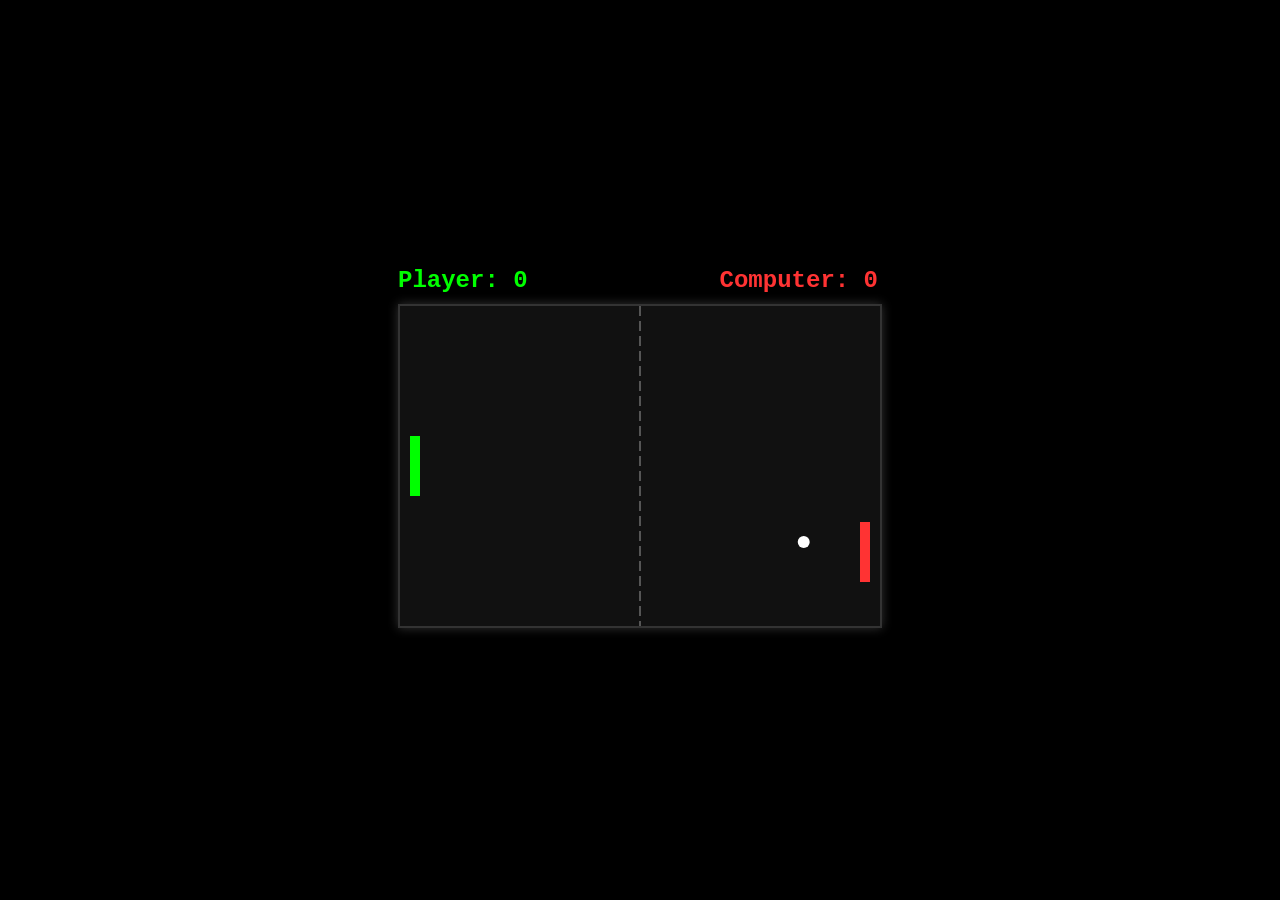
<file: pong.html>
<!DOCTYPE html>
<html lang="en">
<head>
  <meta charset="UTF-8">
  <meta name="viewport" content="width=device-width, initial-scale=1.0">
  <title>Pong Game</title>
  <style>
    body {
      margin: 0;
      padding: 0;
      background-color: #000;
      color: #fff;
      font-family: 'Courier New', Courier, monospace;
      display: flex;
      flex-direction: column;
      align-items: center;
      justify-content: center;
      height: 100vh;
      overflow: hidden; /* Prevent scrolling within iframe */
    }
    
    #game-container {
      position: relative;
    }

    canvas {
      background-color: #111;
      border: 2px solid #333;
      box-shadow: 0 0 10px rgba(255, 255, 255, 0.2);
    }

    #score-board {
      display: flex;
      justify-content: space-between;
      width: 480px;
      margin-bottom: 10px;
      font-size: 24px;
      font-weight: bold;
    }
    
    .player-score {
      color: #00ff00;
    }
    
    .ai-score {
      color: #ff3333;
    }
  </style>
</head>
<body>

  <div id="game-container">
    <div id="score-board">
      <span class="player-score">Player: <span id="playerScore">0</span></span>
      <span class="ai-score">Computer: <span id="aiScore">0</span></span>
    </div>
    
    <canvas id="pongCanvas" width="480" height="320"></canvas>
  </div>

  <script>
    const canvas = document.getElementById("pongCanvas");
    const ctx = canvas.getContext("2d");
    
    const playerScoreEl = document.getElementById("playerScore");
    const aiScoreEl = document.getElementById("aiScore");

    // Game objects
    const ball = {
      x: canvas.width / 2,
      y: canvas.height / 2,
      radius: 6,
      speed: 4,
      dx: 4,
      dy: 4
    };

    const paddleWidth = 10;
    const paddleHeight = 60;

    const player = {
      x: 10,
      y: (canvas.height - paddleHeight) / 2,
      width: paddleWidth,
      height: paddleHeight,
      dy: 0,
      score: 0,
      speed: 6
    };

    const ai = {
      x: canvas.width - paddleWidth - 10,
      y: (canvas.height - paddleHeight) / 2,
      width: paddleWidth,
      height: paddleHeight,
      dy: 0,
      score: 0,
      speed: 4
    };

    // Keyboard state
    const keys = {
      ArrowUp: false,
      ArrowDown: false,
      w: false,
      s: false,
      W: false,
      S: false
    };

    let initialBallSpeed = 4;

    window.setDifficulty = function(level) {
      ai.speed = level;
      window.resetGame();
    };

    window.setBallSpeed = function(speed) {
      initialBallSpeed = speed;
      window.resetGame();
    };

    window.resetGame = function() {
      player.score = 0;
      ai.score = 0;
      playerScoreEl.textContent = player.score;
      aiScoreEl.textContent = ai.score;
      resetBall();
    };

    window.addEventListener("message", function(event) {
      if (event.data && event.data.action) {
        if (event.data.action === 'resetGame') {
          window.resetGame();
        } else if (event.data.action === 'setDifficulty') {
          window.setDifficulty(event.data.value);
        } else if (event.data.action === 'setBallSpeed') {
          window.setBallSpeed(event.data.value);
        }
      }
    });

    function drawRect(x, y, w, h, color) {
      ctx.fillStyle = color;
      ctx.fillRect(x, y, w, h);
    }

    function drawCircle(x, y, r, color) {
      ctx.fillStyle = color;
      ctx.beginPath();
      ctx.arc(x, y, r, 0, Math.PI * 2, false);
      ctx.closePath();
      ctx.fill();
    }

    function drawText(text, x, y, color) {
      ctx.fillStyle = color;
      ctx.font = "30px Courier New";
      ctx.fillText(text, x, y);
    }

    function drawNet() {
      for (let i = 0; i <= canvas.height; i += 15) {
        drawRect(canvas.width / 2 - 1, i, 2, 10, "#555");
      }
    }

    function draw() {
      // Clear canvas
      drawRect(0, 0, canvas.width, canvas.height, "#111");
      
      // Draw net
      drawNet();

      // Draw paddles
      drawRect(player.x, player.y, player.width, player.height, "#00ff00");
      drawRect(ai.x, ai.y, ai.width, ai.height, "#ff3333");

      // Draw ball
      drawCircle(ball.x, ball.y, ball.radius, "#fff");
    }

    function resetBall() {
      ball.x = canvas.width / 2;
      ball.y = canvas.height / 2;
      ball.speed = initialBallSpeed;
      ball.dx = (ball.dx > 0 ? -1 : 1) * initialBallSpeed; // Serve to the other player
      ball.dy = (Math.random() > 0.5 ? 1 : -1) * initialBallSpeed;
    }

    function update() {
      // Move player paddle
      if (keys.ArrowUp || keys.w || keys.W) {
        player.y -= player.speed;
      } else if (keys.ArrowDown || keys.s || keys.S) {
        player.y += player.speed;
      }

      // Prevent player paddle from going out of bounds
      if (player.y < 0) {
        player.y = 0;
      } else if (player.y + player.height > canvas.height) {
        player.y = canvas.height - player.height;
      }

      // Simple AI logic: Follow the ball
      let aiCenter = ai.y + ai.height / 2;
      if (aiCenter < ball.y - 10) {
        ai.y += ai.speed;
      } else if (aiCenter > ball.y + 10) {
        ai.y -= ai.speed;
      }

      // Prevent AI paddle from going out of bounds
      if (ai.y < 0) {
        ai.y = 0;
      } else if (ai.y + ai.height > canvas.height) {
        ai.y = canvas.height - ai.height;
      }

      // Move the ball
      ball.x += ball.dx;
      ball.y += ball.dy;

      // Ball collision with top & bottom walls
      if (ball.y + ball.radius > canvas.height || ball.y - ball.radius < 0) {
        ball.dy = -ball.dy;
      }

      // Ball collision with paddles
      let hitPaddle = (ball.x < canvas.width / 2) ? player : ai;

      // Check if ball is hitting the paddle
      if (
        ball.x - ball.radius < hitPaddle.x + hitPaddle.width &&
        ball.x + ball.radius > hitPaddle.x &&
        ball.y + ball.radius > hitPaddle.y &&
        ball.y - ball.radius < hitPaddle.y + hitPaddle.height
      ) {
        // Calculate where the ball hit the paddle
        let collidePoint = ball.y - (hitPaddle.y + hitPaddle.height / 2);
        
        // Normalize the value to be between -1 and 1
        collidePoint = collidePoint / (hitPaddle.height / 2);
        
        // Calculate angle (max 45 degrees or PI/4)
        let angleRad = collidePoint * Math.PI / 4;
        
        // Direction of ball based on which paddle was hit
        let direction = (ball.x < canvas.width / 2) ? 1 : -1;
        
        // Change velocity based on angle
        ball.dx = direction * ball.speed * Math.cos(angleRad);
        ball.dy = ball.speed * Math.sin(angleRad);
        
        // Increase speed slightly after every hit
        ball.speed += 0.5;
      }

      // Update score and reset ball if goes past left/right bounds
      if (ball.x - ball.radius < 0) {
        ai.score++;
        aiScoreEl.textContent = ai.score;
        resetBall();
      } else if (ball.x + ball.radius > canvas.width) {
        player.score++;
        playerScoreEl.textContent = player.score;
        resetBall();
      }
    }

    function gameLoop() {
      update();
      draw();
      requestAnimationFrame(gameLoop);
    }

    // Keyboard event listeners
    document.addEventListener("keydown", (e) => {
      if (keys.hasOwnProperty(e.key)) {
        keys[e.key] = true;
        
        // Prevent default scrolling for arrow keys
        if (e.key === "ArrowUp" || e.key === "ArrowDown") {
          e.preventDefault();
        }
      }
    });

    document.addEventListener("keyup", (e) => {
      if (keys.hasOwnProperty(e.key)) {
        keys[e.key] = false;
        
        // Prevent default scrolling for arrow keys
        if (e.key === "ArrowUp" || e.key === "ArrowDown") {
          e.preventDefault();
        }
      }
    });

    // Start game loop
    gameLoop();
  </script>
</body>
</html>
</file>
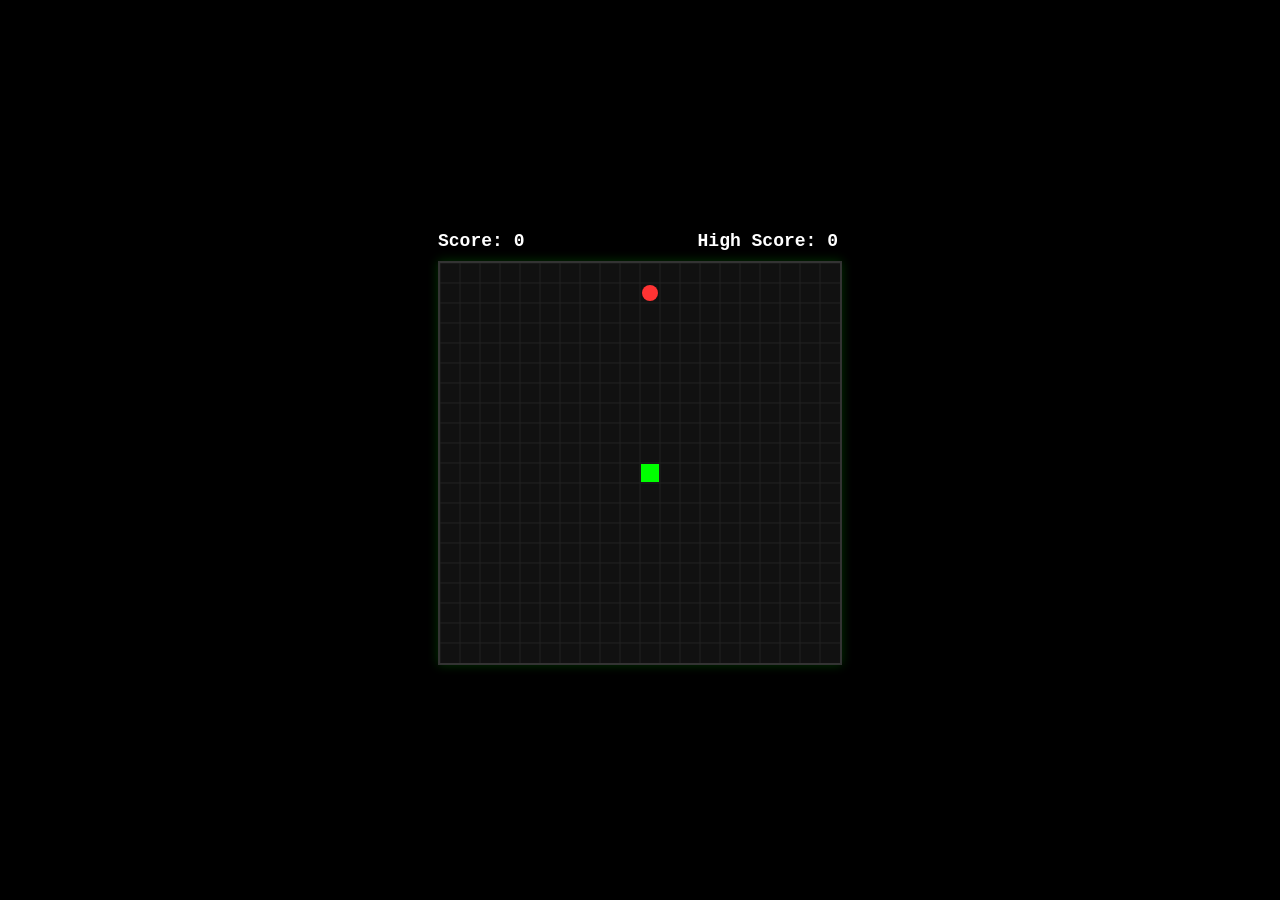
<file: snake.html>
<!DOCTYPE html>
<html lang="en">
<head>
  <meta charset="UTF-8">
  <meta name="viewport" content="width=device-width, initial-scale=1.0">
  <title>Snake Game</title>
  <style>
    body {
      margin: 0;
      padding: 0;
      background-color: #000;
      color: #fff;
      font-family: 'Courier New', Courier, monospace;
      display: flex;
      flex-direction: column;
      align-items: center;
      justify-content: center;
      height: 100vh;
      overflow: hidden; /* Prevent scrolling within iframe */
    }
    
    #game-container {
      position: relative;
    }

    canvas {
      background-color: #111;
      border: 2px solid #333;
      box-shadow: 0 0 10px rgba(0, 255, 0, 0.2);
    }

    #score-board {
      display: flex;
      justify-content: space-between;
      width: 400px;
      margin-bottom: 10px;
      font-size: 18px;
      font-weight: bold;
    }

    #game-over {
      display: none;
      position: absolute;
      top: 50%;
      left: 50%;
      transform: translate(-50%, -50%);
      background: rgba(0, 0, 0, 0.8);
      padding: 20px;
      border: 2px solid #ff3333;
      text-align: center;
      width: 80%;
      border-radius: 8px;
    }
    
    .btn {
      background: #333;
      color: #fff;
      border: 1px solid #666;
      padding: 8px 16px;
      margin-top: 15px;
      cursor: pointer;
      font-family: inherit;
      font-size: 14px;
      border-radius: 4px;
    }
    
    .btn:hover {
      background: #555;
    }
  </style>
</head>
<body>

  <div id="game-container">
    <div id="score-board">
      <span>Score: <span id="score">0</span></span>
      <span>High Score: <span id="high-score">0</span></span>
    </div>
    
    <canvas id="gameCanvas" width="400" height="400"></canvas>
    
    <div id="game-over">
      <h2 style="color: #ff3333; margin-top: 0;">Game Over!</h2>
      <p>Final Score: <span id="final-score">0</span></p>
      <button class="btn" onclick="resetGameBtn()">Play Again</button>
    </div>
  </div>

  <script>
    const canvas = document.getElementById("gameCanvas");
    const ctx = canvas.getContext("2d");
    const scoreElement = document.getElementById("score");
    const highScoreElement = document.getElementById("high-score");
    const gameOverScreen = document.getElementById("game-over");
    const finalScoreElement = document.getElementById("final-score");

    const gridSize = 20;
    const tileCount = canvas.width / gridSize;
    
    let snake = [];
    let dx = 0;
    let dy = 0;
    let foodX;
    let foodY;
    let score = 0;
    let highScore = localStorage.getItem("snakeHighScore") || 0;
    let gameLoop;
    let isGameOver = false;
    let gameSpeed = 100;

    highScoreElement.textContent = highScore;

    window.setGameSpeed = function(speed) {
      gameSpeed = speed;
      initGame(); // Reset game when speed changes
    };

    window.addEventListener("message", function(event) {
      if (event.data && event.data.action) {
        if (event.data.action === 'resetGame') {
          window.resetGame();
        } else if (event.data.action === 'setGameSpeed') {
          window.setGameSpeed(event.data.value);
        }
      }
    });

    function initGame() {
      snake = [
        { x: 10, y: 10 },
      ];
      dx = 0;
      dy = 0;
      score = 0;
      scoreElement.textContent = score;
      isGameOver = false;
      gameOverScreen.style.display = "none";
      placeFood();
      
      if (gameLoop) clearInterval(gameLoop);
      gameLoop = setInterval(update, gameSpeed);
    }

    function update() {
      if (isGameOver) return;
      
      // Move snake
      const head = { x: snake[0].x + dx, y: snake[0].y + dy };
      
      // If not moving, just draw
      if (dx === 0 && dy === 0) {
        draw();
        return;
      }

      // Check collision with walls
      if (head.x < 0 || head.x >= tileCount || head.y < 0 || head.y >= tileCount) {
        gameOver();
        return;
      }

      // Check collision with self
      for (let i = 0; i < snake.length; i++) {
        if (head.x === snake[i].x && head.y === snake[i].y) {
          gameOver();
          return;
        }
      }

      snake.unshift(head);

      // Check food collision
      if (head.x === foodX && head.y === foodY) {
        score += 10;
        scoreElement.textContent = score;
        placeFood();
      } else {
        snake.pop(); // Remove tail if no food eaten
      }

      draw();
    }

    function draw() {
      // Clear canvas
      ctx.fillStyle = "#111";
      ctx.fillRect(0, 0, canvas.width, canvas.height);

      // Draw grid (optional, adds retro feel)
      ctx.strokeStyle = "#222";
      for(let i = 0; i < tileCount; i++) {
        ctx.beginPath();
        ctx.moveTo(i * gridSize, 0);
        ctx.lineTo(i * gridSize, canvas.height);
        ctx.stroke();
        
        ctx.beginPath();
        ctx.moveTo(0, i * gridSize);
        ctx.lineTo(canvas.width, i * gridSize);
        ctx.stroke();
      }

      // Draw food
      ctx.fillStyle = "#ff3333";
      ctx.beginPath();
      ctx.arc(foodX * gridSize + gridSize/2, foodY * gridSize + gridSize/2, gridSize/2 - 2, 0, Math.PI * 2);
      ctx.fill();

      // Draw snake
      snake.forEach((segment, index) => {
        ctx.fillStyle = index === 0 ? "#00ff00" : "#00cc00"; // Head is brighter
        
        // Slightly smaller than grid size to see individual segments
        ctx.fillRect(
          segment.x * gridSize + 1, 
          segment.y * gridSize + 1, 
          gridSize - 2, 
          gridSize - 2
        );
      });
    }

    function placeFood() {
      let validPos = false;
      while (!validPos) {
        foodX = Math.floor(Math.random() * tileCount);
        foodY = Math.floor(Math.random() * tileCount);
        
        // Ensure food doesn't spawn on snake
        validPos = true;
        for (let segment of snake) {
          if (segment.x === foodX && segment.y === foodY) {
            validPos = false;
            break;
          }
        }
      }
    }

    function gameOver() {
      isGameOver = true;
      clearInterval(gameLoop);
      finalScoreElement.textContent = score;
      
      if (score > highScore) {
        highScore = score;
        localStorage.setItem("snakeHighScore", highScore);
        highScoreElement.textContent = highScore;
      }
      
      gameOverScreen.style.display = "block";
    }

    window.resetGame = function() {
      initGame();
    };

    function resetGameBtn() {
      initGame();
    }

    // Keyboard controls
    document.addEventListener("keydown", (e) => {
      // Prevent default scrolling for arrow keys
      if(["ArrowUp", "ArrowDown", "ArrowLeft", "ArrowRight", " "].indexOf(e.key) > -1) {
        e.preventDefault();
      }

      if (isGameOver && e.key === "Enter") {
        resetGameBtn();
        return;
      }

      switch (e.key) {
        case "ArrowUp":
        case "w":
        case "W":
          if (dy !== 1) { dx = 0; dy = -1; }
          break;
        case "ArrowDown":
        case "s":
        case "S":
          if (dy !== -1) { dx = 0; dy = 1; }
          break;
        case "ArrowLeft":
        case "a":
        case "A":
          if (dx !== 1) { dx = -1; dy = 0; }
          break;
        case "ArrowRight":
        case "d":
        case "D":
          if (dx !== -1) { dx = 1; dy = 0; }
          break;
      }
    });

    // Start initial game
    initGame();
  </script>
</body>
</html>
</file>
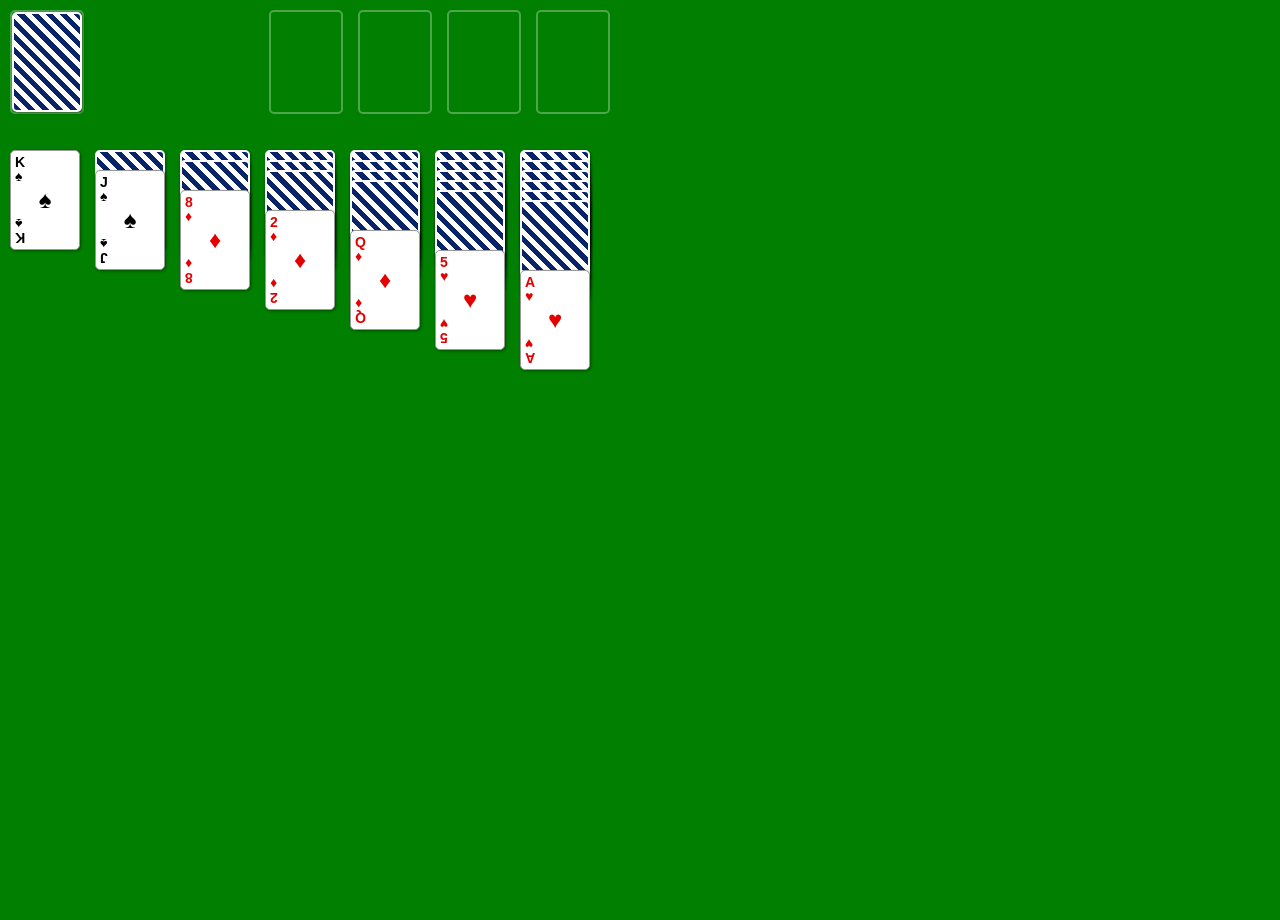
<file: solitaire.html>
<!DOCTYPE html>
<html lang="en">
<head>
  <meta charset="UTF-8">
  <title>Solitaire</title>
  <style>
    body {
      margin: 0;
      padding: 10px;
      background: #007f00; /* Casino green felt */
      font-family: Arial, sans-serif;
      overflow: hidden;
      touch-action: none; /* Prevent scrolling while dragging */
      user-select: none;
    }

    #game-board {
      position: relative;
      width: 100%;
      height: 100vh;
      display: flex;
      flex-direction: column;
      gap: 20px;
    }

    .row {
      display: flex;
      gap: 15px;
    }

    .top-row {
      height: 120px;
    }

    .bottom-row {
      flex: 1;
      position: relative;
    }

    .pile-slot {
      width: 70px;
      height: 100px;
      border: 2px solid rgba(255,255,255,0.3);
      border-radius: 5px;
      position: relative;
    }

    .spacer {
      width: 70px;
    }

    .card {
      width: 70px;
      height: 100px;
      background: white;
      border: 1px solid #999;
      border-radius: 5px;
      position: absolute;
      box-shadow: 1px 1px 3px rgba(0,0,0,0.4);
      cursor: pointer;
      display: flex;
      flex-direction: column;
      justify-content: space-between;
      padding: 4px;
      box-sizing: border-box;
      font-weight: bold;
      font-size: 14px;
      z-index: 10;
    }

    .card.red {
      color: #e40000;
    }

    .card.black {
      color: #000;
    }

    .card.back {
      background: repeating-linear-gradient(
        45deg,
        #0a246a,
        #0a246a 5px,
        #fff 5px,
        #fff 10px
      );
      border: 2px solid #fff;
      cursor: default;
    }

    .card.back .corner, .card.back .center {
      display: none;
    }

    .corner {
      display: flex;
      flex-direction: column;
      line-height: 1;
    }

    .top-left {
      align-items: flex-start;
    }

    .bottom-right {
      align-items: flex-end;
      transform: rotate(180deg);
    }

    .center {
      position: absolute;
      top: 50%;
      left: 50%;
      transform: translate(-50%, -50%);
      font-size: 24px;
    }

    /* Win screen */
    #win-screen {
      display: none;
      position: absolute;
      top: 50%;
      left: 50%;
      transform: translate(-50%, -50%);
      background: #ece9d8;
      border: 2px solid #0a246a;
      padding: 20px;
      text-align: center;
      border-radius: 5px;
      z-index: 1000;
      box-shadow: 2px 2px 10px rgba(0,0,0,0.5);
    }

    #win-screen h2 {
      margin-top: 0;
      color: #0a246a;
    }

    button {
      padding: 5px 15px;
      cursor: pointer;
    }

    /* Drag ghosting protection */
    .dragging {
      z-index: 9999 !important;
      pointer-events: none;
      box-shadow: 3px 3px 10px rgba(0,0,0,0.5);
    }

  </style>
</head>
<body>

  <div id="game-board">
    <div class="row top-row">
      <div id="stock" class="pile-slot"></div>
      <div id="waste" class="pile-slot" style="border: none;"></div>
      <div class="spacer"></div>
      <div id="found-0" class="pile-slot"></div>
      <div id="found-1" class="pile-slot"></div>
      <div id="found-2" class="pile-slot"></div>
      <div id="found-3" class="pile-slot"></div>
    </div>
    <div class="row bottom-row">
      <div id="tab-0" class="pile-slot" style="border: none;"></div>
      <div id="tab-1" class="pile-slot" style="border: none;"></div>
      <div id="tab-2" class="pile-slot" style="border: none;"></div>
      <div id="tab-3" class="pile-slot" style="border: none;"></div>
      <div id="tab-4" class="pile-slot" style="border: none;"></div>
      <div id="tab-5" class="pile-slot" style="border: none;"></div>
      <div id="tab-6" class="pile-slot" style="border: none;"></div>
    </div>
  </div>

  <div id="win-screen">
    <h2>You Won!</h2>
    <p>Congratulations, you have completed Solitaire.</p>
    <button onclick="window.resetGame()">Play Again</button>
  </div>

  <script>
    const suits = ['hearts', 'diamonds', 'clubs', 'spades'];
    const suitsSymbols = { hearts: '♥', diamonds: '♦', clubs: '♣', spades: '♠' };
    const colors = { hearts: 'red', diamonds: 'red', clubs: 'black', spades: 'black' };
    const ranks = [1, 2, 3, 4, 5, 6, 7, 8, 9, 10, 11, 12, 13];
    const rankNames = { 1: 'A', 11: 'J', 12: 'Q', 13: 'K' };

    let state = {
      stock: [],
      waste: [],
      foundations: [[], [], [], []],
      tableaus: [[], [], [], [], [], [], []]
    };

    let draggingStack = null;
    let dragStartPos = { x: 0, y: 0 };

    window.addEventListener("message", function(event) {
      if (event.data && event.data.action === 'resetGame') {
        window.resetGame();
      }
    });

    window.resetGame = function() {
      document.getElementById('win-screen').style.display = 'none';
      initGame();
    };

    function initGame() {
      // 1. Build deck
      let deck = [];
      for (let s of suits) {
        for (let r of ranks) {
          deck.push({ suit: s, rank: r, faceUp: false });
        }
      }

      // 2. Shuffle
      for (let i = deck.length - 1; i > 0; i--) {
        let j = Math.floor(Math.random() * (i + 1));
        [deck[i], deck[j]] = [deck[j], deck[i]];
      }

      // 3. Clear state
      state = {
        stock: [],
        waste: [],
        foundations: [[], [], [], []],
        tableaus: [[], [], [], [], [], [], []]
      };

      // 4. Deal to tableaus
      for (let i = 0; i < 7; i++) {
        for (let j = i; j < 7; j++) {
          let card = deck.pop();
          if (i === j) card.faceUp = true;
          state.tableaus[j].push(card);
        }
      }

      // 5. Remaining to stock
      state.stock = deck;
      render();
    }

    function createCardDOM(card, sourcePile) {
      let el = document.createElement('div');
      el.className = 'card ' + (card.faceUp ? colors[card.suit] : 'back');
      el.dataset.suit = card.suit;
      el.dataset.rank = card.rank;
      el.dataset.pile = sourcePile;

      let rName = rankNames[card.rank] || card.rank;
      let symbol = suitsSymbols[card.suit];

      el.innerHTML = `
        <div class="corner top-left"><span>${rName}</span><span>${symbol}</span></div>
        <div class="center">${symbol}</div>
        <div class="corner bottom-right"><span>${rName}</span><span>${symbol}</span></div>
      `;

      return el;
    }

    function render() {
      // Clear all piles
      document.getElementById('stock').innerHTML = '';
      document.getElementById('waste').innerHTML = '';
      for (let i=0; i<4; i++) document.getElementById('found-'+i).innerHTML = '';
      for (let i=0; i<7; i++) document.getElementById('tab-'+i).innerHTML = '';

      // Stock
      if (state.stock.length > 0) {
        let el = createCardDOM(state.stock[state.stock.length-1], 'stock');
        el.onpointerdown = handleStockClick;
        document.getElementById('stock').appendChild(el);
      } else {
        // Empty stock placeholder to click and reset
        let empty = document.createElement('div');
        empty.style.width = '100%';
        empty.style.height = '100%';
        empty.style.cursor = 'pointer';
        empty.onpointerdown = handleStockClick;
        document.getElementById('stock').appendChild(empty);
      }

      // Waste
      let visibleStartIdx = Math.max(0, state.waste.length - 3);
      state.waste.forEach((card, idx) => {
        let el = createCardDOM(card, 'waste');
        
        if (idx >= visibleStartIdx) {
          let relativeIdx = idx - visibleStartIdx;
          el.style.left = (relativeIdx * 15) + 'px'; // stagger by 15px
        } else {
          el.style.display = 'none';
        }
        
        if (idx === state.waste.length - 1) {
          el.onpointerdown = (e) => startDrag(e, card, 'waste', idx);
        }
        document.getElementById('waste').appendChild(el);
      });

      // Foundations
      for (let i=0; i<4; i++) {
        state.foundations[i].forEach((card, idx) => {
          let el = createCardDOM(card, 'found-'+i);
          if (idx === state.foundations[i].length - 1) {
            el.onpointerdown = (e) => startDrag(e, card, 'found-'+i, idx);
          }
          document.getElementById('found-'+i).appendChild(el);
        });
      }

      // Tableaus
      for (let i=0; i<7; i++) {
        state.tableaus[i].forEach((card, idx) => {
          let el = createCardDOM(card, 'tab-'+i);
          el.style.top = (idx * (card.faceUp ? 20 : 10)) + 'px';
          
          if (card.faceUp) {
            el.onpointerdown = (e) => startDrag(e, card, 'tab-'+i, idx);
          }
          document.getElementById('tab-'+i).appendChild(el);
        });
      }

      checkWin();
    }

    function handleStockClick(e) {
      if (state.stock.length > 0) {
        // Draw 1 card
        let card = state.stock.pop();
        card.faceUp = true;
        state.waste.push(card);
      } else {
        // Recycle waste to stock
        while(state.waste.length > 0) {
          let card = state.waste.pop();
          card.faceUp = false;
          state.stock.push(card);
        }
      }
      render();
    }

    // DRAG LOGIC
    function startDrag(e, card, sourcePile, indexInPile) {
      if (e.button !== 0) return; // Only left click

      let targetArr;
      if (sourcePile === 'waste') targetArr = state.waste;
      else if (sourcePile.startsWith('found-')) targetArr = state.foundations[parseInt(sourcePile.split('-')[1])];
      else if (sourcePile.startsWith('tab-')) targetArr = state.tableaus[parseInt(sourcePile.split('-')[1])];

      let draggedCards = targetArr.slice(indexInPile);

      // Create a ghost wrapper
      let ghost = document.createElement('div');
      ghost.id = 'drag-ghost';
      ghost.className = 'dragging';
      ghost.style.position = 'absolute';
      ghost.style.left = e.clientX + 'px';
      ghost.style.top = e.clientY + 'px';
      
      dragStartPos = { x: e.clientX, y: e.clientY };

      // Render cards into ghost
      draggedCards.forEach((c, i) => {
        let el = createCardDOM(c, sourcePile);
        el.style.top = (i * 20) + 'px';
        ghost.appendChild(el);
      });

      document.body.appendChild(ghost);

      draggingStack = {
        cards: draggedCards,
        source: sourcePile,
        index: indexInPile,
        ghost: ghost,
        offsetX: e.clientX,
        offsetY: e.clientY,
        elRect: e.target.closest('.card').getBoundingClientRect()
      };

      // Hide original cards visually
      let container = document.getElementById(sourcePile.replace('found', 'found').replace('tab', 'tab'));
      let children = Array.from(container.children);
      for (let i = indexInPile; i < targetArr.length; i++) {
        // Find the matching DOM child. This is a bit hacky if there are hidden waste cards.
        // It's safer to just re-render but hide the dragged ones.
      }
      
      // Better way: Temporarily remove them from state, render, then drag. 
      // If dropped invalid, put them back.
      targetArr.splice(indexInPile, targetArr.length - indexInPile);
      render(); 
      // Place ghost properly
      ghost.style.left = draggingStack.elRect.left + 'px';
      ghost.style.top = draggingStack.elRect.top + 'px';
      draggingStack.offsetX = e.clientX - draggingStack.elRect.left;
      draggingStack.offsetY = e.clientY - draggingStack.elRect.top;

      document.addEventListener('pointermove', onDrag);
      document.addEventListener('pointerup', endDrag);
    }

    function onDrag(e) {
      if (!draggingStack) return;
      let x = e.clientX - draggingStack.offsetX;
      let y = e.clientY - draggingStack.offsetY;
      draggingStack.ghost.style.left = x + 'px';
      draggingStack.ghost.style.top = y + 'px';
    }

    function endDrag(e) {
      document.removeEventListener('pointermove', onDrag);
      document.removeEventListener('pointerup', endDrag);

      if (!draggingStack) return;

      // Find drop target
      draggingStack.ghost.style.display = 'none'; // hide to get element under point
      let elUnder = document.elementFromPoint(e.clientX, e.clientY);
      draggingStack.ghost.style.display = '';

      let targetPile = null;
      if (elUnder) {
        let slot = elUnder.closest('.pile-slot');
        if (slot) targetPile = slot.id;
        else {
          let card = elUnder.closest('.card');
          if (card) targetPile = card.dataset.pile;
        }
      }

      let valid = false;
      if (targetPile && isValidMove(draggingStack.cards, targetPile)) {
        // Apply move
        let destArr;
        if (targetPile.startsWith('found-')) destArr = state.foundations[parseInt(targetPile.split('-')[1])];
        else if (targetPile.startsWith('tab-')) destArr = state.tableaus[parseInt(targetPile.split('-')[1])];

        destArr.push(...draggingStack.cards);

        // Flip top card of source if tableau
        if (draggingStack.source.startsWith('tab-')) {
          let srcArr = state.tableaus[parseInt(draggingStack.source.split('-')[1])];
          if (srcArr.length > 0 && !srcArr[srcArr.length - 1].faceUp) {
            srcArr[srcArr.length - 1].faceUp = true;
          }
        }
        valid = true;
      }

      if (!valid) {
        // Return to source
        let srcArr;
        if (draggingStack.source === 'waste') srcArr = state.waste;
        else if (draggingStack.source.startsWith('found-')) srcArr = state.foundations[parseInt(draggingStack.source.split('-')[1])];
        else if (draggingStack.source.startsWith('tab-')) srcArr = state.tableaus[parseInt(draggingStack.source.split('-')[1])];

        srcArr.push(...draggingStack.cards);
      }

      document.body.removeChild(draggingStack.ghost);
      draggingStack = null;
      render();
    }

    function isValidMove(cards, destPile) {
      let topCard = cards[0];

      if (destPile.startsWith('found-')) {
        if (cards.length > 1) return false; // Can only drop 1 card on foundation
        let fIdx = parseInt(destPile.split('-')[1]);
        let fArr = state.foundations[fIdx];
        if (fArr.length === 0) {
          return topCard.rank === 1; // Ace
        } else {
          let fTop = fArr[fArr.length - 1];
          return topCard.suit === fTop.suit && topCard.rank === fTop.rank + 1;
        }
      } else if (destPile.startsWith('tab-')) {
        let tIdx = parseInt(destPile.split('-')[1]);
        let tArr = state.tableaus[tIdx];
        if (tArr.length === 0) {
          return topCard.rank === 13; // King
        } else {
          let tTop = tArr[tArr.length - 1];
          return colors[topCard.suit] !== colors[tTop.suit] && topCard.rank === tTop.rank - 1;
        }
      }
      return false;
    }

    function checkWin() {
      let won = state.foundations.every(f => f.length === 13);
      if (won) {
        document.getElementById('win-screen').style.display = 'block';
      }
    }

    // Double click to auto-move to foundation
    document.addEventListener('dblclick', (e) => {
      let cardEl = e.target.closest('.card');
      if (!cardEl) return;
      
      let sourcePile = cardEl.dataset.pile;
      let rank = parseInt(cardEl.dataset.rank);
      let suit = cardEl.dataset.suit;
      
      // Ensure it's the top card
      let arr;
      if (sourcePile === 'waste') arr = state.waste;
      else if (sourcePile.startsWith('tab-')) arr = state.tableaus[parseInt(sourcePile.split('-')[1])];
      else return;

      if (arr.length === 0 || arr[arr.length - 1].rank !== rank || arr[arr.length - 1].suit !== suit) return;

      let topCard = arr[arr.length - 1];

      for (let i = 0; i < 4; i++) {
        if (isValidMove([topCard], 'found-'+i)) {
          arr.pop(); // remove from source
          state.foundations[i].push(topCard);
          
          if (sourcePile.startsWith('tab-') && arr.length > 0 && !arr[arr.length - 1].faceUp) {
            arr[arr.length - 1].faceUp = true;
          }
          render();
          break;
        }
      }
    });

    initGame();
  </script>
</body>
</html>
</file>
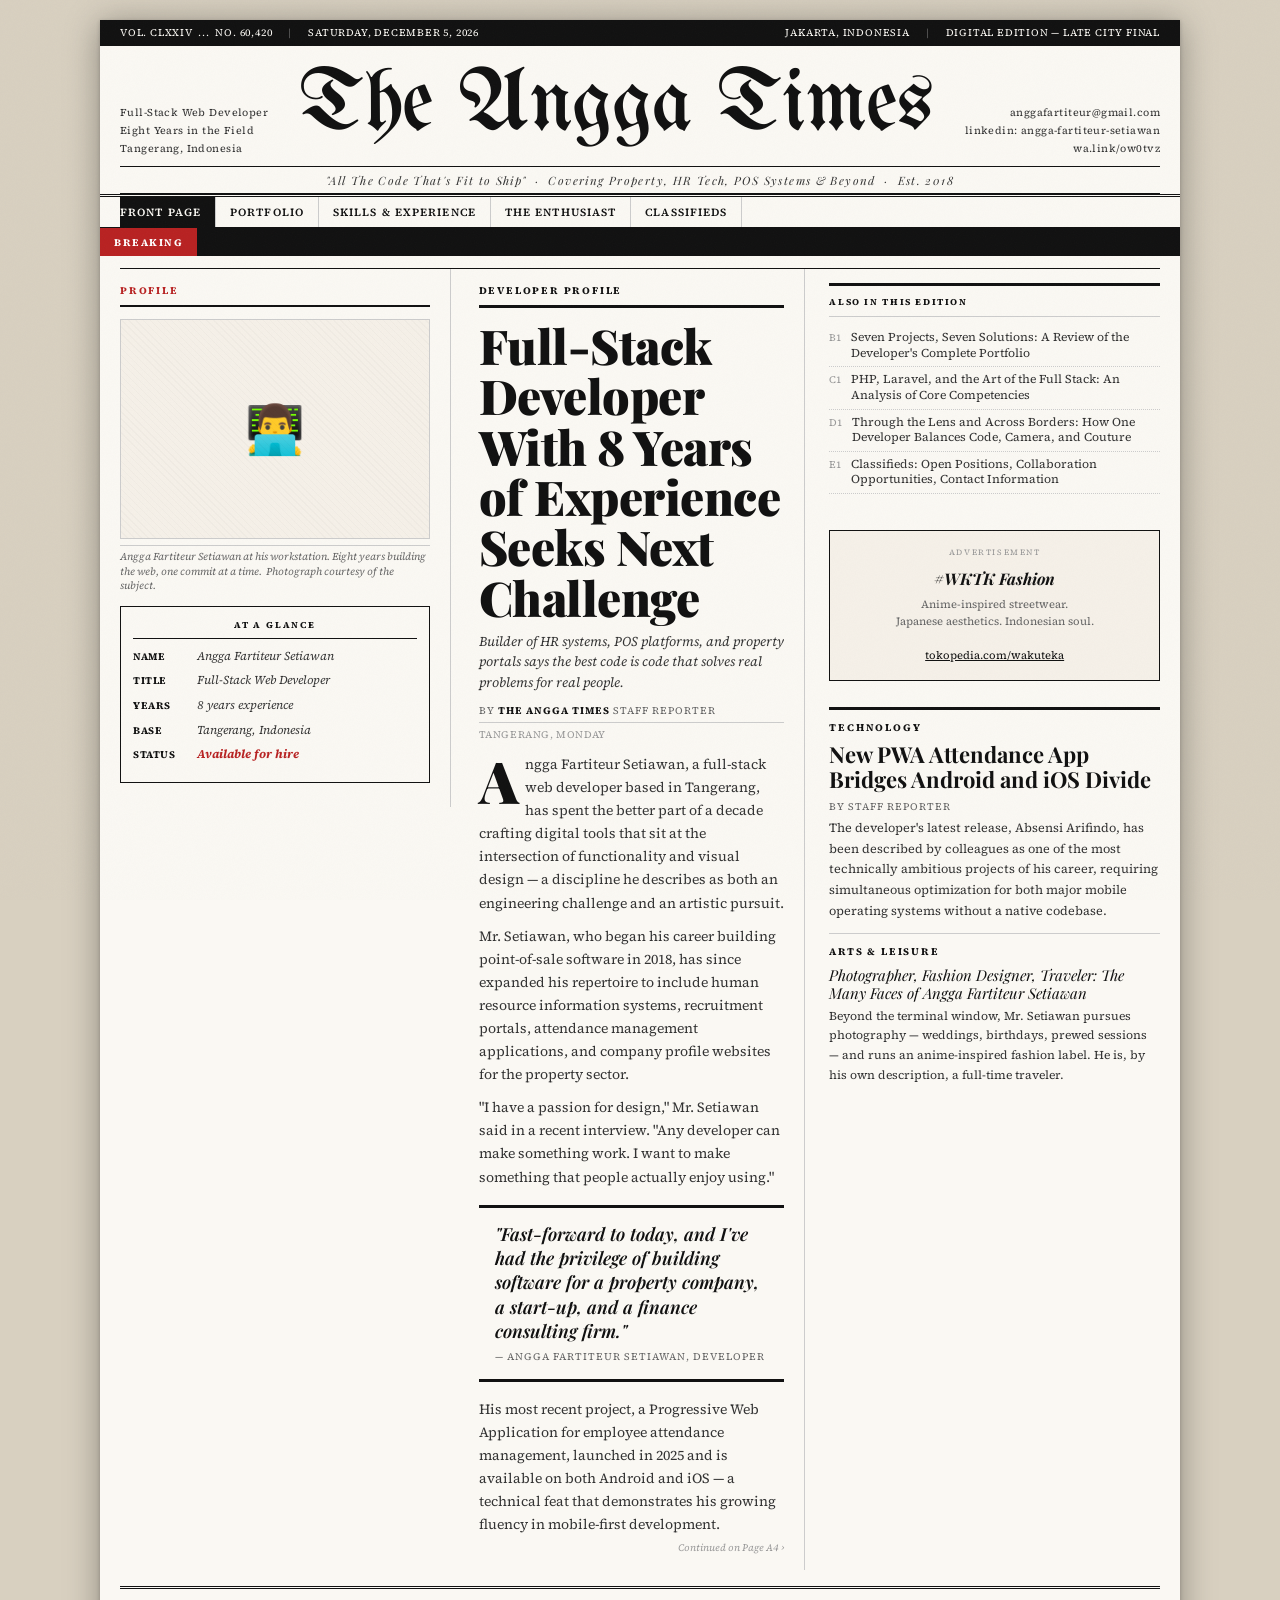
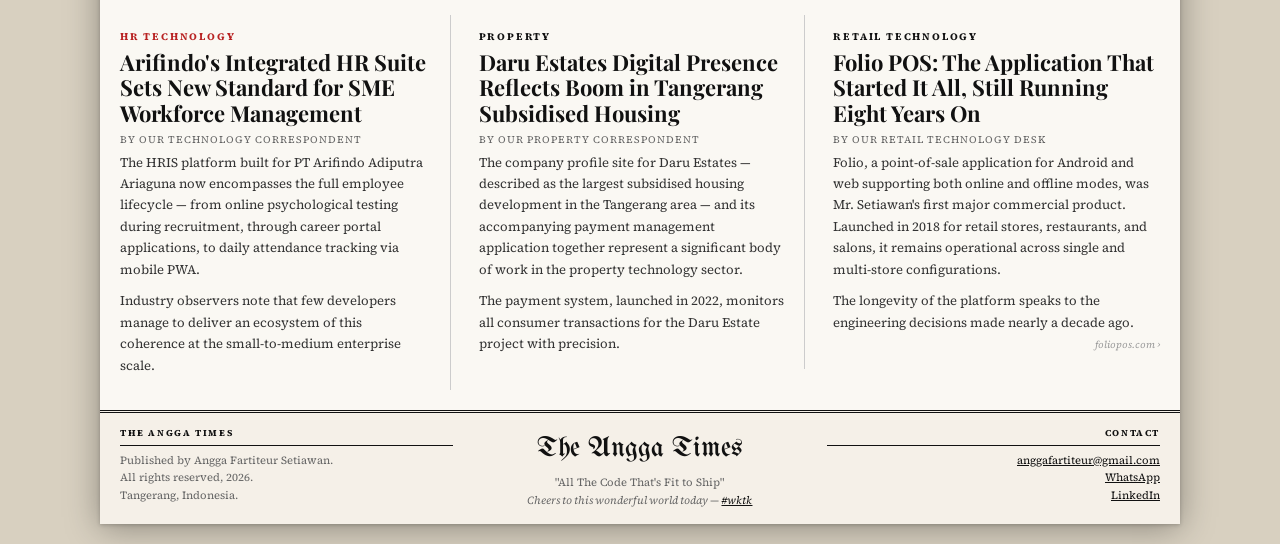
<file: asset/angga-portfolio-nyt.html>
<!DOCTYPE html>
<html lang="en">
<head>
<meta charset="UTF-8">
<meta name="viewport" content="width=device-width, initial-scale=1.0">
<title>The Angga Times — Developer & Builder</title>
<link rel="preconnect" href="https://fonts.googleapis.com">
<link href="https://fonts.googleapis.com/css2?family=UnifrakturMaguntia&family=Playfair+Display:ital,wght@0,400;0,600;0,700;0,900;1,400;1,600;1,700&family=Libre+Baskerville:ital,wght@0,400;0,700;1,400&family=Source+Serif+4:ital,opsz,wght@0,8..60,300;0,8..60,400;0,8..60,600;1,8..60,300;1,8..60,400&display=swap" rel="stylesheet">

<style>
/* ============================================
   THE ANGGA TIMES — BROADSHEET STYLESHEET
   Inspired by New York Times print edition
   ============================================ */

:root {
  --ink:        #111111;
  --ink-light:  #333333;
  --ink-muted:  #666666;
  --ink-faint:  #999999;
  --paper:      #faf8f3;
  --paper-warm: #f5f0e8;
  --rule:       #111111;
  --rule-light: #cccccc;
  --rule-mid:   #888888;
  --red:        #b82222;
  --column-gap: 24px;
}

*, *::before, *::after { box-sizing: border-box; margin: 0; padding: 0; }

html { scroll-behavior: smooth; }

body {
  background: #d8d0c0;
  color: var(--ink);
  font-family: 'Source Serif 4', 'Libre Baskerville', Georgia, serif;
  font-size: 15px;
  line-height: 1.55;
  -webkit-font-smoothing: antialiased;
}

/* PAPER TEXTURE */
body::before {
  content: '';
  position: fixed;
  inset: 0;
  background-image:
    url("data:image/svg+xml,%3Csvg xmlns='http://www.w3.org/2000/svg' width='300' height='300'%3E%3Cfilter id='n'%3E%3CfeTurbulence type='fractalNoise' baseFrequency='0.9' numOctaves='4' stitchTiles='stitch'/%3E%3C/filter%3E%3Crect width='300' height='300' filter='url(%23n)' opacity='0.035'/%3E%3C/svg%3E");
  pointer-events: none;
  z-index: 9999;
  opacity: 0.6;
}

/* ============================================
   NEWSPAPER WRAPPER
   ============================================ */
.newspaper {
  max-width: 1080px;
  margin: 20px auto;
  background: var(--paper);
  box-shadow: 0 4px 32px rgba(0,0,0,0.35), 0 1px 4px rgba(0,0,0,0.2);
  position: relative;
}

/* ============================================
   EDITION RIBBON (very top)
   ============================================ */
.edition-ribbon {
  background: var(--ink);
  color: var(--paper);
  display: flex;
  justify-content: space-between;
  align-items: center;
  padding: 5px 20px;
  font-family: 'Source Serif 4', serif;
  font-size: 10px;
  letter-spacing: 0.08em;
  text-transform: uppercase;
}

.ribbon-section { display: flex; align-items: center; gap: 16px; }
.ribbon-sep { color: #666; }

/* ============================================
   MASTHEAD
   ============================================ */
.masthead {
  padding: 16px 20px 0;
  border-bottom: 3px double var(--ink);
  text-align: center;
  position: relative;
}

.masthead-top {
  display: flex;
  justify-content: space-between;
  align-items: flex-end;
  margin-bottom: 8px;
  flex-wrap: wrap;
  gap: 8px;
}

.masthead-meta {
  font-family: 'Source Serif 4', serif;
  font-size: 10.5px;
  color: var(--ink-light);
  letter-spacing: 0.04em;
  line-height: 1.7;
  text-align: left;
}

.masthead-meta-right { text-align: right; }

.newspaper-name {
  font-family: 'UnifrakturMaguntia', cursive;
  font-size: clamp(42px, 7vw, 88px);
  color: var(--ink);
  line-height: 1;
  letter-spacing: -1px;
  display: block;
  margin: 0 auto 8px;
}

.masthead-tagline {
  font-family: 'Playfair Display', serif;
  font-size: 11.5px;
  font-style: italic;
  color: var(--ink-light);
  letter-spacing: 0.12em;
  border-top: 1px solid var(--rule);
  border-bottom: 1px solid var(--rule);
  padding: 5px 0 4px;
  margin-bottom: 0;
}

/* ============================================
   SECTION NAV
   ============================================ */
.section-nav {
  display: flex;
  border-bottom: 1px solid var(--ink);
  background: var(--paper);
  flex-wrap: wrap;
  padding: 0 20px;
}

.section-nav-item {
  font-family: 'Source Serif 4', serif;
  font-size: 11px;
  font-weight: 600;
  letter-spacing: 0.1em;
  text-transform: uppercase;
  color: var(--ink);
  text-decoration: none;
  padding: 7px 14px 6px;
  border-right: 1px solid var(--rule-light);
  cursor: pointer;
  transition: background 0.15s;
  white-space: nowrap;
}

.section-nav-item:first-child { padding-left: 0; }
.section-nav-item:hover { background: var(--paper-warm); }
.section-nav-item.active {
  background: var(--ink);
  color: var(--paper);
}

/* ============================================
   BREAKING NEWS TICKER
   ============================================ */
.ticker-bar {
  background: var(--ink);
  color: var(--paper);
  display: flex;
  align-items: center;
  overflow: hidden;
  height: 28px;
}

.ticker-label {
  background: var(--red);
  color: white;
  font-family: 'Source Serif 4', serif;
  font-size: 10px;
  font-weight: 700;
  letter-spacing: 0.15em;
  text-transform: uppercase;
  padding: 0 14px;
  height: 100%;
  display: flex;
  align-items: center;
  white-space: nowrap;
  flex-shrink: 0;
}

.ticker-content {
  flex: 1;
  overflow: hidden;
  position: relative;
}

.ticker-inner {
  display: inline-block;
  white-space: nowrap;
  font-family: 'Source Serif 4', serif;
  font-size: 11px;
  letter-spacing: 0.04em;
  animation: ticker 28s linear infinite;
  padding-left: 100%;
}

@keyframes ticker {
  from { transform: translateX(0); }
  to   { transform: translateX(-100%); }
}

/* ============================================
   PAGE BODY
   ============================================ */
.page-body {
  padding: 0 20px;
}

/* ============================================
   RULES & UTILITIES
   ============================================ */
.rule-thick  { border: none; border-top: 3px solid var(--ink); margin: 0; }
.rule-double { border: none; border-top: 3px double var(--ink); margin: 12px 0; }
.rule-thin   { border: none; border-top: 1px solid var(--rule); margin: 0; }
.rule-mid    { border: none; border-top: 2px solid var(--ink); margin: 0; }
.spacer-sm   { height: 12px; }
.spacer-md   { height: 20px; }

.section-label {
  font-family: 'Source Serif 4', serif;
  font-size: 10px;
  font-weight: 700;
  letter-spacing: 0.18em;
  text-transform: uppercase;
  color: var(--ink);
  margin-bottom: 6px;
  display: block;
}

.section-label-red {
  color: var(--red);
}

/* ============================================
   FRONT PAGE — TABS
   ============================================ */
.tab-panel { display: none; }
.tab-panel.active { display: block; }

/* ============================================
   COLUMN GRID
   ============================================ */
.cols-6 {
  display: grid;
  grid-template-columns: repeat(6, 1fr);
  gap: 0 var(--column-gap);
  border-top: 1px solid var(--rule);
}

.cols-4 {
  display: grid;
  grid-template-columns: repeat(4, 1fr);
  gap: 0 var(--column-gap);
}

.cols-3 {
  display: grid;
  grid-template-columns: repeat(3, 1fr);
  gap: 0 var(--column-gap);
}

.cols-2 {
  display: grid;
  grid-template-columns: 1fr 1fr;
  gap: 0 var(--column-gap);
}

.col-span-2 { grid-column: span 2; }
.col-span-3 { grid-column: span 3; }
.col-span-4 { grid-column: span 4; }

.col-rule {
  border-right: 1px solid var(--rule-light);
  padding-right: var(--column-gap);
}

/* ============================================
   ARTICLE COMPONENTS
   ============================================ */

/* Headline styles */
.hed-xl {
  font-family: 'Playfair Display', serif;
  font-size: clamp(28px, 4vw, 48px);
  font-weight: 900;
  line-height: 1.05;
  color: var(--ink);
  margin-bottom: 10px;
  letter-spacing: -0.5px;
}

.hed-lg {
  font-family: 'Playfair Display', serif;
  font-size: clamp(20px, 3vw, 30px);
  font-weight: 700;
  line-height: 1.1;
  color: var(--ink);
  margin-bottom: 8px;
}

.hed-md {
  font-family: 'Playfair Display', serif;
  font-size: clamp(16px, 2.2vw, 22px);
  font-weight: 700;
  line-height: 1.15;
  color: var(--ink);
  margin-bottom: 6px;
}

.hed-sm {
  font-family: 'Playfair Display', serif;
  font-size: 15px;
  font-weight: 700;
  line-height: 1.2;
  color: var(--ink);
  margin-bottom: 5px;
}

.hed-italic {
  font-style: italic;
  font-weight: 400;
}

/* Deck / subheadline */
.deck {
  font-family: 'Source Serif 4', serif;
  font-size: 13.5px;
  line-height: 1.5;
  color: var(--ink-light);
  margin-bottom: 10px;
  font-style: italic;
}

/* Byline */
.byline {
  font-family: 'Source Serif 4', serif;
  font-size: 10px;
  letter-spacing: 0.1em;
  text-transform: uppercase;
  color: var(--ink-muted);
  margin-bottom: 4px;
}

.byline b { color: var(--ink); font-weight: 700; }

/* Dateline */
.dateline {
  font-family: 'Source Serif 4', serif;
  font-size: 10px;
  letter-spacing: 0.06em;
  text-transform: uppercase;
  color: var(--ink-faint);
  margin-bottom: 10px;
  border-top: 1px solid var(--rule-light);
  padding-top: 4px;
}

/* Body copy */
.body-copy {
  font-family: 'Source Serif 4', serif;
  font-size: 14px;
  line-height: 1.65;
  color: var(--ink-light);
}

.body-copy p { margin-bottom: 10px; }
.body-copy p:last-child { margin-bottom: 0; }

/* Drop cap */
.drop-cap::first-letter {
  font-family: 'Playfair Display', serif;
  font-size: 58px;
  font-weight: 900;
  float: left;
  line-height: 0.82;
  margin-right: 6px;
  margin-top: 4px;
  color: var(--ink);
}

/* Pull quote */
.pull-quote {
  border-top: 3px solid var(--ink);
  border-bottom: 3px solid var(--ink);
  padding: 14px 16px;
  margin: 16px 0;
  position: relative;
}

.pull-quote-text {
  font-family: 'Playfair Display', serif;
  font-size: 18px;
  font-style: italic;
  font-weight: 600;
  line-height: 1.35;
  color: var(--ink);
  margin-bottom: 6px;
}

.pull-quote-attr {
  font-family: 'Source Serif 4', serif;
  font-size: 10px;
  letter-spacing: 0.1em;
  text-transform: uppercase;
  color: var(--ink-muted);
}

/* Photo placeholder */
.photo-box {
  background: var(--paper-warm);
  border: 1px solid var(--rule-light);
  display: flex;
  align-items: center;
  justify-content: center;
  font-size: 48px;
  color: var(--ink-faint);
  margin-bottom: 6px;
  position: relative;
  overflow: hidden;
}

.photo-box::after {
  content: '';
  position: absolute;
  inset: 0;
  background: repeating-linear-gradient(
    45deg, transparent, transparent 4px,
    rgba(0,0,0,0.02) 4px, rgba(0,0,0,0.02) 5px
  );
}

.photo-caption {
  font-family: 'Source Serif 4', serif;
  font-size: 10.5px;
  color: var(--ink-muted);
  font-style: italic;
  line-height: 1.4;
  border-top: 1px solid var(--rule-light);
  padding-top: 4px;
  margin-bottom: 12px;
}

/* Continues on label */
.continues {
  font-family: 'Source Serif 4', serif;
  font-size: 10px;
  font-style: italic;
  color: var(--ink-faint);
  text-align: right;
  margin-top: 4px;
}

/* Article border */
.article-col {
  padding: 14px 0;
  border-right: 1px solid var(--rule-light);
  padding-right: 20px;
}

.article-col:last-child { border-right: none; padding-right: 0; }
.article-col + .article-col { padding-left: 4px; }

/* ============================================
   SPECIAL COMPONENTS
   ============================================ */

/* Index / "Above the fold" feature box */
.feature-box {
  border: 2px solid var(--ink);
  padding: 16px;
  margin: 14px 0;
  background: var(--paper-warm);
}

.feature-box-title {
  font-family: 'Source Serif 4', serif;
  font-size: 10px;
  font-weight: 700;
  letter-spacing: 0.15em;
  text-transform: uppercase;
  border-bottom: 1px solid var(--ink);
  padding-bottom: 6px;
  margin-bottom: 10px;
}

/* Contact card — styled as classified ad */
.classified {
  border: 1px solid var(--ink);
  padding: 12px;
  margin-bottom: 10px;
  background: var(--paper);
}

.classified-header {
  font-family: 'Source Serif 4', serif;
  font-size: 9px;
  font-weight: 700;
  letter-spacing: 0.2em;
  text-transform: uppercase;
  text-align: center;
  border-bottom: 1px solid var(--rule);
  padding-bottom: 5px;
  margin-bottom: 8px;
  color: var(--ink);
}

.classified-item {
  display: flex;
  align-items: baseline;
  gap: 8px;
  margin-bottom: 6px;
  font-size: 12px;
}

.classified-key {
  font-weight: 700;
  font-size: 10px;
  letter-spacing: 0.06em;
  text-transform: uppercase;
  color: var(--ink);
  flex-shrink: 0;
  min-width: 56px;
}

.classified-val { color: var(--ink-light); font-style: italic; }
.classified-val a { color: var(--ink); text-decoration: underline; }
.classified-val a:hover { color: var(--red); }

/* Skill table */
.data-table {
  width: 100%;
  border-collapse: collapse;
  font-family: 'Source Serif 4', serif;
  font-size: 12px;
}

.data-table th {
  font-size: 9px;
  font-weight: 700;
  letter-spacing: 0.15em;
  text-transform: uppercase;
  text-align: left;
  padding: 5px 8px 4px 0;
  border-bottom: 2px solid var(--ink);
  color: var(--ink);
}

.data-table td {
  padding: 5px 8px 5px 0;
  border-bottom: 1px solid var(--rule-light);
  color: var(--ink-light);
  vertical-align: middle;
}

.data-table tr:hover td { background: var(--paper-warm); }

.proficiency-bar {
  width: 100px;
  height: 6px;
  background: var(--rule-light);
  position: relative;
  display: inline-block;
  vertical-align: middle;
}

.proficiency-fill {
  position: absolute;
  left: 0; top: 0; bottom: 0;
  background: var(--ink);
  animation: barfill 1.4s ease both;
}

@keyframes barfill { from { width: 0 !important; } }

/* Portfolio project as news story */
.story-card {
  padding: 14px 0;
  border-bottom: 1px solid var(--rule-light);
}

.story-card:last-child { border-bottom: none; }

.story-kicker {
  font-family: 'Source Serif 4', serif;
  font-size: 9.5px;
  font-weight: 700;
  letter-spacing: 0.2em;
  text-transform: uppercase;
  color: var(--red);
  margin-bottom: 3px;
}

/* Index box (right rail) */
.index-box {
  border-top: 3px solid var(--ink);
  padding: 10px 0;
}

.index-box-title {
  font-family: 'Source Serif 4', serif;
  font-size: 9px;
  font-weight: 700;
  letter-spacing: 0.18em;
  text-transform: uppercase;
  margin-bottom: 8px;
  padding-bottom: 6px;
  border-bottom: 1px solid var(--rule-light);
}

.index-item {
  display: flex;
  gap: 10px;
  align-items: baseline;
  padding: 5px 0;
  border-bottom: 1px dotted var(--rule-light);
  font-family: 'Source Serif 4', serif;
  font-size: 12px;
  cursor: pointer;
}

.index-item:hover .index-item-title { text-decoration: underline; }
.index-item-pg { font-size: 10px; color: var(--ink-faint); white-space: nowrap; }
.index-item-title { color: var(--ink-light); flex: 1; line-height: 1.3; }

/* AD BOX */
.ad-box {
  border: 1px solid var(--rule);
  text-align: center;
  padding: 16px 12px;
  background: var(--paper-warm);
  margin: 14px 0;
}

.ad-box-label {
  font-size: 8px;
  letter-spacing: 0.2em;
  text-transform: uppercase;
  color: var(--ink-faint);
  margin-bottom: 8px;
  font-family: 'Source Serif 4', serif;
}

.ad-box-main {
  font-family: 'Playfair Display', serif;
  font-size: 16px;
  font-style: italic;
  font-weight: 700;
  color: var(--ink);
  margin-bottom: 4px;
}

.ad-box-sub {
  font-family: 'Source Serif 4', serif;
  font-size: 11px;
  color: var(--ink-muted);
}

/* ============================================
   FOOTER
   ============================================ */
.newspaper-footer {
  border-top: 3px double var(--ink);
  padding: 14px 20px;
  display: flex;
  justify-content: space-between;
  align-items: flex-start;
  gap: 20px;
  flex-wrap: wrap;
  background: var(--paper-warm);
}

.footer-col { flex: 1; min-width: 160px; }

.footer-title {
  font-family: 'Source Serif 4', serif;
  font-size: 9px;
  font-weight: 700;
  letter-spacing: 0.18em;
  text-transform: uppercase;
  margin-bottom: 6px;
  border-bottom: 1px solid var(--rule);
  padding-bottom: 4px;
}

.footer-text {
  font-family: 'Source Serif 4', serif;
  font-size: 11px;
  color: var(--ink-muted);
  line-height: 1.6;
}

.footer-text a { color: var(--ink); }

.footer-center { text-align: center; }

.footer-masthead-sm {
  font-family: 'UnifrakturMaguntia', cursive;
  font-size: 28px;
  color: var(--ink);
  display: block;
  margin-bottom: 4px;
}

/* ============================================
   FADE IN
   ============================================ */
.fade-in {
  opacity: 0;
  transform: translateY(8px);
  transition: opacity 0.5s ease, transform 0.5s ease;
}

.fade-in.visible { opacity: 1; transform: none; }

/* ============================================
   RESPONSIVE
   ============================================ */
@media (max-width: 760px) {
  .cols-6, .cols-4, .cols-3, .cols-2 {
    grid-template-columns: 1fr;
  }
  .col-span-2, .col-span-3, .col-span-4 { grid-column: span 1; }
  .article-col { border-right: none; padding-right: 0; border-bottom: 1px solid var(--rule-light); }
  .article-col:last-child { border-bottom: none; }
  .section-nav { overflow-x: auto; flex-wrap: nowrap; }
  .newspaper { margin: 0; }
}
</style>
</head>
<body>

<div class="newspaper">

  <!-- EDITION RIBBON -->
  <div class="edition-ribbon">
    <div class="ribbon-section">
      <span>VOL. CLXXIV &nbsp;...&nbsp; No. 60,420</span>
      <span class="ribbon-sep">|</span>
      <span id="today-date">Monday, May 26, 2026</span>
    </div>
    <div class="ribbon-section">
      <span>JAKARTA, INDONESIA</span>
      <span class="ribbon-sep">|</span>
      <span>DIGITAL EDITION — LATE CITY FINAL</span>
    </div>
  </div>

  <!-- MASTHEAD -->
  <div class="masthead">
    <div class="masthead-top">
      <div class="masthead-meta">
        Full-Stack Web Developer<br>
        Eight Years in the Field<br>
        Tangerang, Indonesia
      </div>
      <div>
        <span class="newspaper-name">The Angga Times</span>
      </div>
      <div class="masthead-meta masthead-meta-right">
        anggafartiteur@gmail.com<br>
        linkedin: angga-fartiteur-setiawan<br>
        wa.link/ow0tvz
      </div>
    </div>
    <div class="masthead-tagline">
      "All The Code That's Fit to Ship" &nbsp;·&nbsp; Covering Property, HR Tech, POS Systems &amp; Beyond &nbsp;·&nbsp; Est. 2018
    </div>
  </div>

  <!-- SECTION NAV -->
  <nav class="section-nav">
    <a class="section-nav-item active" onclick="showTab('front')">Front Page</a>
    <a class="section-nav-item" onclick="showTab('portfolio')">Portfolio</a>
    <a class="section-nav-item" onclick="showTab('skills')">Skills &amp; Experience</a>
    <a class="section-nav-item" onclick="showTab('other')">The Enthusiast</a>
    <a class="section-nav-item" onclick="showTab('contact')">Classifieds</a>
  </nav>

  <!-- TICKER -->
  <div class="ticker-bar">
    <div class="ticker-label">Breaking</div>
    <div class="ticker-content">
      <span class="ticker-inner">
        Absensi Arifindo PWA launches with Android &amp; iOS support, 2025 &nbsp;·&nbsp;
        HRIS Arifindo now managing complete HR lifecycle from recruitment to attendance &nbsp;·&nbsp;
        Psikotes Online reduces recruitment paperwork by significant margin &nbsp;·&nbsp;
        Folio POS reaches multi-store milestone since 2018 launch &nbsp;·&nbsp;
        Developer also sighted pursuing photography and running #WKTK fashion brand &nbsp;·&nbsp;
        Full-time traveler status confirmed — laptop spotted in multiple countries
      </span>
    </div>
  </div>

  <!-- PAGE BODY -->
  <div class="page-body">

    <!-- ==========================================
         FRONT PAGE TAB
    ========================================== -->
    <div class="tab-panel active" id="tab-front">
      <div class="spacer-sm"></div>

      <!-- MAIN GRID: 6 columns -->
      <div class="cols-6" style="align-items:start">

        <!-- LEFT: portrait + bio — 2 cols -->
        <div class="article-col col-span-2 fade-in">
          <span class="section-label section-label-red">Profile</span>
          <hr class="rule-mid">
          <div class="spacer-sm"></div>

          <div class="photo-box" style="height:220px;">👨‍💻</div>
          <div class="photo-caption">Angga Fartiteur Setiawan at his workstation. Eight years building the web, one commit at a time. &nbsp;Photograph courtesy of the subject.</div>

          <div class="classified" style="margin-top:4px">
            <div class="classified-header">At a Glance</div>
            <div class="classified-item"><span class="classified-key">Name</span><span class="classified-val">Angga Fartiteur Setiawan</span></div>
            <div class="classified-item"><span class="classified-key">Title</span><span class="classified-val">Full-Stack Web Developer</span></div>
            <div class="classified-item"><span class="classified-key">Years</span><span class="classified-val">8 years experience</span></div>
            <div class="classified-item"><span class="classified-key">Base</span><span class="classified-val">Tangerang, Indonesia</span></div>
            <div class="classified-item"><span class="classified-key">Status</span><span class="classified-val" style="color:var(--red);font-weight:700">Available for hire</span></div>
          </div>
        </div>

        <!-- CENTER: lead story — 2 cols -->
        <div class="article-col col-span-2 fade-in" style="transition-delay:.1s">
          <span class="section-label">Developer Profile</span>
          <hr class="rule-thick">
          <div class="spacer-sm"></div>

          <div class="hed-xl">Full-Stack Developer With 8 Years of Experience Seeks Next Challenge</div>
          <div class="deck">Builder of HR systems, POS platforms, and property portals says the best code is code that solves real problems for real people.</div>
          <div class="byline">By <b>The Angga Times</b> Staff Reporter</div>
          <div class="dateline">Tangerang, Monday</div>

          <div class="body-copy drop-cap">
            <p>Angga Fartiteur Setiawan, a full-stack web developer based in Tangerang, has spent the better part of a decade crafting digital tools that sit at the intersection of functionality and visual design — a discipline he describes as both an engineering challenge and an artistic pursuit.</p>
            <p>Mr. Setiawan, who began his career building point-of-sale software in 2018, has since expanded his repertoire to include human resource information systems, recruitment portals, attendance management applications, and company profile websites for the property sector.</p>
            <p>"I have a passion for design," Mr. Setiawan said in a recent interview. "Any developer can make something work. I want to make something that people actually enjoy using."</p>
          </div>

          <div class="pull-quote">
            <div class="pull-quote-text">"Fast-forward to today, and I've had the privilege of building software for a property company, a start-up, and a finance consulting firm."</div>
            <div class="pull-quote-attr">— Angga Fartiteur Setiawan, Developer</div>
          </div>

          <div class="body-copy">
            <p>His most recent project, a Progressive Web Application for employee attendance management, launched in 2025 and is available on both Android and iOS — a technical feat that demonstrates his growing fluency in mobile-first development.</p>
          </div>

          <div class="continues">Continued on Page A4 ›</div>
        </div>

        <!-- RIGHT: sidebar — 2 cols -->
        <div class="col-span-2 fade-in" style="transition-delay:.2s;padding-top:14px;">

          <div class="index-box">
            <div class="index-box-title">Also in This Edition</div>
            <div class="index-item" onclick="showTab('portfolio')">
              <span class="index-item-pg">B1</span>
              <span class="index-item-title">Seven Projects, Seven Solutions: A Review of the Developer's Complete Portfolio</span>
            </div>
            <div class="index-item" onclick="showTab('skills')">
              <span class="index-item-pg">C1</span>
              <span class="index-item-title">PHP, Laravel, and the Art of the Full Stack: An Analysis of Core Competencies</span>
            </div>
            <div class="index-item" onclick="showTab('other')">
              <span class="index-item-pg">D1</span>
              <span class="index-item-title">Through the Lens and Across Borders: How One Developer Balances Code, Camera, and Couture</span>
            </div>
            <div class="index-item" onclick="showTab('contact')">
              <span class="index-item-pg">E1</span>
              <span class="index-item-title">Classifieds: Open Positions, Collaboration Opportunities, Contact Information</span>
            </div>
          </div>

          <div class="spacer-sm"></div>

          <div class="ad-box">
            <div class="ad-box-label">Advertisement</div>
            <div class="ad-box-main">#WKTK Fashion</div>
            <div class="ad-box-sub">Anime-inspired streetwear.<br>Japanese aesthetics. Indonesian soul.<br><br><a href="https://www.tokopedia.com/wakuteka" target="_blank" style="color:var(--ink);font-size:11px">tokopedia.com/wakuteka</a></div>
          </div>

          <div class="spacer-sm"></div>

          <!-- Secondary story -->
          <div style="border-top:3px solid var(--ink);padding-top:10px">
            <span class="section-label">Technology</span>
            <div class="hed-md">New PWA Attendance App Bridges Android and iOS Divide</div>
            <div class="byline">By Staff Reporter</div>
            <div class="body-copy" style="font-size:12.5px">
              <p>The developer's latest release, Absensi Arifindo, has been described by colleagues as one of the most technically ambitious projects of his career, requiring simultaneous optimization for both major mobile operating systems without a native codebase.</p>
            </div>
          </div>

          <div class="spacer-sm"></div>

          <div style="border-top:1px solid var(--rule-light);padding-top:10px">
            <span class="section-label">Arts &amp; Leisure</span>
            <div class="hed-sm hed-italic">Photographer, Fashion Designer, Traveler: The Many Faces of Angga Fartiteur Setiawan</div>
            <div class="body-copy" style="font-size:12px">
              <p>Beyond the terminal window, Mr. Setiawan pursues photography — weddings, birthdays, prewed sessions — and runs an anime-inspired fashion label. He is, by his own description, a full-time traveler.</p>
            </div>
          </div>

        </div>
      </div>

      <!-- SECOND ROW: three stories -->
      <hr class="rule-double" style="margin-top:16px">
      <div class="cols-3" style="padding-top:14px;align-items:start;">

        <div class="article-col fade-in" style="transition-delay:.3s">
          <span class="section-label section-label-red">HR Technology</span>
          <div class="hed-md">Arifindo's Integrated HR Suite Sets New Standard for SME Workforce Management</div>
          <div class="byline">By Our Technology Correspondent</div>
          <div class="body-copy" style="font-size:13px">
            <p>The HRIS platform built for PT Arifindo Adiputra Ariaguna now encompasses the full employee lifecycle — from online psychological testing during recruitment, through career portal applications, to daily attendance tracking via mobile PWA.</p>
            <p>Industry observers note that few developers manage to deliver an ecosystem of this coherence at the small-to-medium enterprise scale.</p>
          </div>
        </div>

        <div class="article-col fade-in" style="transition-delay:.35s">
          <span class="section-label">Property</span>
          <div class="hed-md">Daru Estates Digital Presence Reflects Boom in Tangerang Subsidised Housing</div>
          <div class="byline">By Our Property Correspondent</div>
          <div class="body-copy" style="font-size:13px">
            <p>The company profile site for Daru Estates — described as the largest subsidised housing development in the Tangerang area — and its accompanying payment management application together represent a significant body of work in the property technology sector.</p>
            <p>The payment system, launched in 2022, monitors all consumer transactions for the Daru Estate project with precision.</p>
          </div>
        </div>

        <div class="article-col fade-in" style="transition-delay:.4s">
          <span class="section-label">Retail Technology</span>
          <div class="hed-md">Folio POS: The Application That Started It All, Still Running Eight Years On</div>
          <div class="byline">By Our Retail Technology Desk</div>
          <div class="body-copy" style="font-size:13px">
            <p>Folio, a point-of-sale application for Android and web supporting both online and offline modes, was Mr. Setiawan's first major commercial product. Launched in 2018 for retail stores, restaurants, and salons, it remains operational across single and multi-store configurations.</p>
            <p>The longevity of the platform speaks to the engineering decisions made nearly a decade ago.</p>
          </div>
          <div class="continues">foliopos.com ›</div>
        </div>

      </div>

      <div class="spacer-md"></div>
    </div>

    <!-- ==========================================
         PORTFOLIO TAB
    ========================================== -->
    <div class="tab-panel" id="tab-portfolio">
      <div class="spacer-sm"></div>

      <div class="cols-2" style="align-items:start;padding-top:14px">

        <!-- Left: project stories -->
        <div class="article-col fade-in">
          <span class="section-label section-label-red">Portfolio — Section B</span>
          <hr class="rule-thick">
          <div class="spacer-sm"></div>

          <div class="hed-lg">Seven Projects That Define a Career in Full-Stack Development</div>
          <div class="deck">From a POS system in 2018 to a PWA attendance app in 2025, the developer's portfolio spans sectors and technologies with uncommon breadth.</div>
          <div class="byline">By <b>The Angga Times</b> Portfolio Desk</div>
          <div class="spacer-sm"></div>
          <hr class="rule-thin">

          <!-- Story cards -->
          <div class="story-card">
            <div class="story-kicker">HR Technology · 2024</div>
            <div class="hed-md">Psikotes Online Arifindo</div>
            <div class="body-copy" style="font-size:13px">
              <p>An online psychological testing platform developed to streamline the recruitment process at PT Arifindo Adiputra Ariaguna. The system improves assessment objectivity and significantly reduces paper consumption in the hiring pipeline.</p>
            </div>
            <div style="margin-top:8px"><a href="https://psikotes.arifindo.com" target="_blank" style="font-family:'Source Serif 4',serif;font-size:11px;color:var(--ink);letter-spacing:.06em;text-transform:uppercase;font-weight:700;text-decoration:none;border-bottom:2px solid var(--ink)">psikotes.arifindo.com ↗</a></div>
          </div>

          <div class="story-card">
            <div class="story-kicker">Enterprise Software · 2024</div>
            <div class="hed-md">HRIS Arifindo</div>
            <div class="body-copy" style="font-size:13px">
              <p>A comprehensive human resource information system managing employee data, career applicant pipelines sourced from the recruitment portal, psychological test results, and the daily attendance system — all within a single integrated platform.</p>
            </div>
            <div style="margin-top:8px"><a href="https://hris.arifindo.com" target="_blank" style="font-family:'Source Serif 4',serif;font-size:11px;color:var(--ink);letter-spacing:.06em;text-transform:uppercase;font-weight:700;text-decoration:none;border-bottom:2px solid var(--ink)">hris.arifindo.com ↗</a></div>
          </div>

          <div class="story-card">
            <div class="story-kicker">Recruitment Portal · 2024</div>
            <div class="hed-md">Career Arifindo</div>
            <div class="body-copy" style="font-size:13px">
              <p>The official recruitment portal for PT Arifindo, designed to simplify candidate search and selection while simultaneously supporting employer branding objectives and managing the full recruitment lifecycle in a structured and efficient manner.</p>
            </div>
            <div style="margin-top:8px"><a href="https://career.arifindo.com" target="_blank" style="font-family:'Source Serif 4',serif;font-size:11px;color:var(--ink);letter-spacing:.06em;text-transform:uppercase;font-weight:700;text-decoration:none;border-bottom:2px solid var(--ink)">career.arifindo.com ↗</a></div>
          </div>

          <div class="story-card">
            <div class="story-kicker">Mobile / PWA · 2025</div>
            <div class="hed-md">Absensi Arifindo</div>
            <div class="body-copy" style="font-size:13px">
              <p>A web-based attendance and staff management application built on Progressive Web App technology, delivering native-like experiences on both Android and iOS devices. Integrated with the broader HRIS ecosystem for seamless data flow.</p>
            </div>
            <div style="margin-top:8px"><a href="https://absensi.arifindo.com" target="_blank" style="font-family:'Source Serif 4',serif;font-size:11px;color:var(--ink);letter-spacing:.06em;text-transform:uppercase;font-weight:700;text-decoration:none;border-bottom:2px solid var(--ink)">absensi.arifindo.com ↗</a></div>
          </div>

        </div>

        <!-- Right: more stories + ad -->
        <div class="fade-in" style="padding-top:14px;transition-delay:.15s">
          <hr class="rule-thick">
          <div class="spacer-sm"></div>

          <div class="story-card">
            <div class="story-kicker">Property Technology · 2022</div>
            <div class="hed-md">Sistem Payment Daru Estates</div>
            <div class="body-copy" style="font-size:13px">
              <p>A transaction management application engineered to monitor all consumer transactions for the Daru Estate subsidised housing development in Tangerang with precision and reliability. A critical financial operations tool for the property developer.</p>
            </div>
            <div style="margin-top:8px"><a href="https://staging.arifindo.com/" target="_blank" style="font-family:'Source Serif 4',serif;font-size:11px;color:var(--ink);letter-spacing:.06em;text-transform:uppercase;font-weight:700;text-decoration:none;border-bottom:2px solid var(--ink)">staging.arifindo.com ↗</a></div>
          </div>

          <div class="story-card">
            <div class="story-kicker">Company Profile · 2023</div>
            <div class="hed-md">Daru Estates Website</div>
            <div class="body-copy" style="font-size:13px">
              <p>The company profile website for what is described as Tangerang's largest subsidised housing development. The site, developed for PT Arifindo Adiputra Ariaguna, serves as the primary public-facing digital presence for the Daru brand.</p>
            </div>
            <div style="margin-top:8px"><a href="https://daruestates.com" target="_blank" style="font-family:'Source Serif 4',serif;font-size:11px;color:var(--ink);letter-spacing:.06em;text-transform:uppercase;font-weight:700;text-decoration:none;border-bottom:2px solid var(--ink)">daruestates.com ↗</a></div>
          </div>

          <div class="story-card">
            <div class="story-kicker">Retail Technology · 2018</div>
            <div class="hed-md">Folio POS</div>
            <div class="body-copy" style="font-size:13px">
              <p>A point-of-sale application for Android and web, operating in both online and offline modes. Designed for retail stores, restaurants, and salons, it supports single-store and multi-store configurations and represents the developer's first major commercial product — one that has endured for eight years.</p>
            </div>
            <div style="margin-top:8px"><a href="https://foliopos.com" target="_blank" style="font-family:'Source Serif 4',serif;font-size:11px;color:var(--ink);letter-spacing:.06em;text-transform:uppercase;font-weight:700;text-decoration:none;border-bottom:2px solid var(--ink)">foliopos.com ↗</a></div>
          </div>

          <div class="spacer-sm"></div>

          <div class="pull-quote">
            <div class="pull-quote-text">"I've had experience developing point-of-sale applications, company profiles, and payment management applications."</div>
            <div class="pull-quote-attr">— Angga Fartiteur Setiawan</div>
          </div>

        </div>
      </div>
      <div class="spacer-md"></div>
    </div>

    <!-- ==========================================
         SKILLS TAB
    ========================================== -->
    <div class="tab-panel" id="tab-skills">
      <div class="spacer-sm"></div>
      <div class="cols-2" style="padding-top:14px;align-items:start">

        <div class="article-col fade-in">
          <span class="section-label section-label-red">Skills &amp; Experience — Section C</span>
          <hr class="rule-thick">
          <div class="spacer-sm"></div>

          <div class="hed-lg">PHP, Laravel, and Eight Years of Full-Stack Mastery</div>
          <div class="deck">An analysis of the developer's technical capabilities, from server-side programming and database architecture to front-end frameworks and mobile deployment.</div>
          <div class="byline">By Our Technology Analyst</div>
          <div class="spacer-sm"></div>

          <table class="data-table">
            <thead>
              <tr>
                <th>Technology</th>
                <th>Proficiency</th>
                <th>Category</th>
                <th>Years</th>
              </tr>
            </thead>
            <tbody>
              <tr>
                <td><strong>PHP / Laravel</strong></td>
                <td><div class="proficiency-bar"><div class="proficiency-fill" style="width:95%"></div></div></td>
                <td>Backend</td>
                <td>8 yrs</td>
              </tr>
              <tr>
                <td><strong>HTML / CSS</strong></td>
                <td><div class="proficiency-bar"><div class="proficiency-fill" style="width:94%"></div></div></td>
                <td>Frontend</td>
                <td>8 yrs</td>
              </tr>
              <tr>
                <td><strong>JavaScript</strong></td>
                <td><div class="proficiency-bar"><div class="proficiency-fill" style="width:90%"></div></div></td>
                <td>Frontend</td>
                <td>7 yrs</td>
              </tr>
              <tr>
                <td><strong>MySQL</strong></td>
                <td><div class="proficiency-bar"><div class="proficiency-fill" style="width:88%"></div></div></td>
                <td>Database</td>
                <td>8 yrs</td>
              </tr>
              <tr>
                <td><strong>Bootstrap</strong></td>
                <td><div class="proficiency-bar"><div class="proficiency-fill" style="width:92%"></div></div></td>
                <td>UI Framework</td>
                <td>6 yrs</td>
              </tr>
              <tr>
                <td><strong>PWA / Mobile</strong></td>
                <td><div class="proficiency-bar"><div class="proficiency-fill" style="width:75%"></div></div></td>
                <td>Mobile</td>
                <td>3 yrs</td>
              </tr>
              <tr>
                <td><strong>UI/UX Design</strong></td>
                <td><div class="proficiency-bar"><div class="proficiency-fill" style="width:82%"></div></div></td>
                <td>Design</td>
                <td>8 yrs</td>
              </tr>
            </tbody>
          </table>

          <div class="spacer-md"></div>

          <div class="hed-md">Career Timeline</div>
          <div class="spacer-sm"></div>

          <div class="story-card">
            <div class="story-kicker">Current Position · 2022 — Present</div>
            <div class="hed-sm">Senior Developer, PT Arifindo Adiputra Ariaguna</div>
            <div class="body-copy" style="font-size:13px"><p>Leading development of the integrated HR ecosystem — HRIS, Career Portal, Psikotes Online, and Absensi PWA — that now powers the company's entire human resource operation.</p></div>
          </div>

          <div class="story-card">
            <div class="story-kicker">Previous · 2020 — 2022</div>
            <div class="hed-sm">Developer, Property Sector</div>
            <div class="body-copy" style="font-size:13px"><p>Built the Daru Estates company profile and the payment management system for the Tangerang subsidised housing market.</p></div>
          </div>

          <div class="story-card">
            <div class="story-kicker">Founding Work · 2018</div>
            <div class="hed-sm">Creator, Folio POS</div>
            <div class="body-copy" style="font-size:13px"><p>Designed and launched the Folio point-of-sale platform — Android and web, online and offline — that has remained in active commercial use for eight years.</p></div>
          </div>

        </div>

        <div class="fade-in" style="padding-top:14px;transition-delay:.15s">
          <hr class="rule-thick">
          <div class="spacer-sm"></div>

          <div class="feature-box">
            <div class="feature-box-title">Summary of Qualifications</div>
            <div class="body-copy" style="font-size:13px">
              <p>Mr. Setiawan is a full-stack web developer with demonstrated expertise across the complete software development lifecycle. His work spans backend server architecture, relational database design, front-end interface engineering, and mobile-first progressive web application development.</p>
              <p style="margin-top:10px">He has delivered solutions for the property, retail, human resources, and startup sectors, with a consistent emphasis on combining technical rigour with considered visual design.</p>
            </div>
          </div>

          <div class="spacer-sm"></div>

          <div class="pull-quote">
            <div class="pull-quote-text">"I'm a full-stack web developer with a passion for design, capable of crafting visually stunning websites that seamlessly combine functionality and aesthetics."</div>
            <div class="pull-quote-attr">— Developer's own summary</div>
          </div>

          <div class="spacer-sm"></div>

          <div class="hed-md">What Sets This Developer Apart</div>
          <div class="body-copy" style="font-size:13px;margin-top:8px">
            <p>Unlike many developers who specialise narrowly in either front-end presentation or back-end architecture, Mr. Setiawan's portfolio demonstrates genuine fluency across both disciplines, with the design sensibility of someone who has spent equal time studying what a site looks like as how it functions.</p>
            <p>The breadth of his project history — spanning POS systems, HR platforms, property websites, and attendance applications — further indicates an adaptability that is uncommon at this level of technical proficiency.</p>
          </div>

          <div class="spacer-sm"></div>

          <div class="ad-box">
            <div class="ad-box-label">Professional Notice</div>
            <div class="ad-box-main">Currently Available</div>
            <div class="ad-box-sub">
              Open to full-time, freelance,<br>and collaborative engagements.<br><br>
              <a href="https://drive.google.com/file/d/1-11PwrbonKaLhToHKPnOu_oXsohkDqJX/view?usp=sharing" target="_blank" style="color:var(--ink);font-size:11px;font-weight:700">Download Curriculum Vitae ↗</a>
            </div>
          </div>

        </div>
      </div>
      <div class="spacer-md"></div>
    </div>

    <!-- ==========================================
         OTHER / ENTHUSIAST TAB
    ========================================== -->
    <div class="tab-panel" id="tab-other">
      <div class="spacer-sm"></div>
      <div style="padding-top:14px">
        <span class="section-label section-label-red">Arts, Leisure &amp; Culture — Section D</span>
        <hr class="rule-thick">
        <div class="spacer-sm"></div>
        <div class="hed-xl" style="text-align:center;max-width:700px;margin:0 auto 10px">The Enthusiast: Through the Lens, Across Borders, and Into the Wardrobe</div>
        <div class="deck" style="text-align:center;max-width:600px;margin:0 auto 16px">When the terminal closes, a photographer, fashion designer, and full-time traveler emerges.</div>
        <div class="byline" style="text-align:center;margin-bottom:16px">By Our Arts &amp; Culture Correspondent</div>
        <hr class="rule-thin">
        <div class="spacer-sm"></div>
      </div>

      <div class="cols-2" style="align-items:start">
        <div class="article-col fade-in">
          <div class="photo-box" style="height:180px;">📷</div>
          <div class="photo-caption">Mr. Setiawan at work behind the lens. Wedding and prewed photography are among his specialities.</div>

          <div class="hed-md">Photography: Capturing Life's Unrepeatable Moments</div>
          <div class="body-copy">
            <p>Photography is not merely a hobby for Mr. Setiawan — it is, by his own description, a passion that allows him to capture the essence of life's most precious moments. Whether at a joyous wedding celebration, a vibrant birthday gathering, or the enchanting moments of a prewed session, he finds immense satisfaction in immortalising these occasions through his lens.</p>
            <p>What is perhaps more remarkable is that he has transformed this passion into a complementary income stream, offering event photography services alongside his development work. The discipline, he notes, has sharpened his visual sensibility — a quality that is evident in the considered aesthetics of his software interfaces.</p>
          </div>

          <div class="pull-quote" style="margin-top:16px">
            <div class="pull-quote-text">"I find immense satisfaction in immortalising these special occasions through my lens."</div>
            <div class="pull-quote-attr">— On his photography practice</div>
          </div>
        </div>

        <div class="fade-in" style="transition-delay:.15s">
          <div class="photo-box" style="height:180px;">👕</div>
          <div class="photo-caption">#WKTK collection. Available at tokopedia.com/wakuteka.</div>

          <div class="hed-md">#WKTK: Where Anime Aesthetics Meet Indonesian Entrepreneurship</div>
          <div class="body-copy">
            <p>The fashion label #WKTK — available through Tokopedia at the handle <em>wakuteka</em> — is not a side project so much as a second vocation. Mr. Setiawan designs clothing and accessories that pay homage to iconic anime characters and infuse traditional Japanese visual aesthetics into wearable form.</p>
            <p>The venture, he explains, is the perfect fusion of art, cultural appreciation, and entrepreneurship — a trio that also describes his approach to software development.</p>
          </div>

          <div class="spacer-sm"></div>
          <div class="hed-md" style="margin-top:16px">The Full-Time Traveler</div>
          <div class="body-copy">
            <p>Perhaps the most striking detail in Mr. Setiawan's self-description is the final line: <em>I'm also a full-time traveler.</em> The laptop, it appears, is not anchored to any single desk. The combination of remote-compatible development work, event photography, and an e-commerce fashion brand provides the infrastructure for a life lived across geographies.</p>
            <p>It is an existence that his website, in its understated way, presents as entirely natural — the logical conclusion of building tools that work from anywhere, for anyone.</p>
          </div>

          <div class="spacer-sm"></div>
          <div style="border-top:1px solid var(--rule-light);padding-top:10px;font-family:'Source Serif 4',serif;font-size:11px;color:var(--ink-muted);font-style:italic">
            Cheers to this wonderful world today — <a href="https://www.tokopedia.com/wakuteka" target="_blank" style="color:var(--ink)">#wktk</a>
          </div>
        </div>
      </div>
      <div class="spacer-md"></div>
    </div>

    <!-- ==========================================
         CONTACT / CLASSIFIEDS TAB
    ========================================== -->
    <div class="tab-panel" id="tab-contact">
      <div class="spacer-sm"></div>
      <div style="padding-top:14px">
        <span class="section-label section-label-red">Classifieds &amp; Notices — Section E</span>
        <hr class="rule-thick">
        <div class="spacer-sm"></div>
        <div class="hed-lg" style="text-align:center">Professional Notices &amp; Contact Information</div>
        <div class="deck" style="text-align:center;margin-bottom:16px">All enquiries, engagements, and collaboration proposals welcomed.</div>
        <hr class="rule-thin">
        <div class="spacer-sm"></div>
      </div>

      <div class="cols-3" style="align-items:start">

        <div class="article-col fade-in">
          <div class="classified">
            <div class="classified-header">Employment Available</div>
            <div class="hed-sm" style="margin-bottom:10px">Full-Stack Web Developer — Available for Engagement</div>
            <div class="body-copy" style="font-size:12.5px;margin-bottom:12px">
              <p>Experienced developer with 8 years across backend, frontend, database, and mobile disciplines. Comfortable working with property, HR, retail, and startup sectors. Design sensibility included at no additional charge.</p>
            </div>
            <div class="classified-item"><span class="classified-key">Type</span><span class="classified-val">Full-time / Freelance / Collab</span></div>
            <div class="classified-item"><span class="classified-key">Notice</span><span class="classified-val" style="color:var(--red);font-weight:700">Currently available</span></div>
          </div>
        </div>

        <div class="article-col fade-in" style="transition-delay:.1s">
          <div class="classified">
            <div class="classified-header">Contact Directory</div>
            <div class="classified-item" style="margin-bottom:10px">
              <span class="classified-key">LinkedIn</span>
              <span class="classified-val"><a href="https://www.linkedin.com/in/angga-fartiteur-setiawan/" target="_blank">angga-fartiteur-setiawan</a></span>
            </div>
            <div class="classified-item" style="margin-bottom:10px">
              <span class="classified-key">WhatsApp</span>
              <span class="classified-val"><a href="https://wa.link/ow0tvz" target="_blank">wa.link/ow0tvz</a></span>
            </div>
            <div class="classified-item" style="margin-bottom:10px">
              <span class="classified-key">Email</span>
              <span class="classified-val"><a href="mailto:anggafartiteur@gmail.com">anggafartiteur@gmail.com</a></span>
            </div>
            <div class="classified-item">
              <span class="classified-key">CV</span>
              <span class="classified-val"><a href="https://drive.google.com/file/d/1-11PwrbonKaLhToHKPnOu_oXsohkDqJX/view?usp=sharing" target="_blank">Download PDF ↗</a></span>
            </div>
          </div>
        </div>

        <div class="fade-in" style="transition-delay:.2s">
          <div class="classified">
            <div class="classified-header">Commercial Notice</div>
            <div class="ad-box-main" style="font-size:14px;margin-bottom:6px">#WKTK Fashion Brand</div>
            <div class="body-copy" style="font-size:12px;margin-bottom:10px">
              <p>Anime-inspired clothing and accessories. Japanese aesthetics, Indonesian craftsmanship. Now available on Tokopedia.</p>
            </div>
            <div class="classified-item">
              <span class="classified-key">Shop</span>
              <span class="classified-val"><a href="https://www.tokopedia.com/wakuteka" target="_blank">tokopedia.com/wakuteka</a></span>
            </div>
          </div>

          <div class="spacer-sm"></div>

          <div class="classified">
            <div class="classified-header">Photography Services</div>
            <div class="body-copy" style="font-size:12px;margin-bottom:8px">
              <p>Event photography including weddings, birthday parties, and prewed sessions. Part-time professional availability. Enquire via WhatsApp or email.</p>
            </div>
            <div class="classified-item">
              <span class="classified-key">Contact</span>
              <span class="classified-val"><a href="https://wa.link/ow0tvz" target="_blank">WhatsApp</a></span>
            </div>
          </div>
        </div>

      </div>
      <div class="spacer-md"></div>
    </div>

  </div><!-- end page-body -->

  <!-- FOOTER -->
  <div class="newspaper-footer">
    <div class="footer-col">
      <div class="footer-title">The Angga Times</div>
      <div class="footer-text">
        Published by Angga Fartiteur Setiawan.<br>
        All rights reserved, 2026.<br>
        Tangerang, Indonesia.
      </div>
    </div>
    <div class="footer-col footer-center">
      <span class="footer-masthead-sm">The Angga Times</span>
      <div class="footer-text">
        "All The Code That's Fit to Ship"<br>
        <em>Cheers to this wonderful world today —
        <a href="https://www.tokopedia.com/wakuteka" target="_blank">#wktk</a></em>
      </div>
    </div>
    <div class="footer-col" style="text-align:right">
      <div class="footer-title">Contact</div>
      <div class="footer-text">
        <a href="mailto:anggafartiteur@gmail.com">anggafartiteur@gmail.com</a><br>
        <a href="https://wa.link/ow0tvz" target="_blank">WhatsApp</a><br>
        <a href="https://www.linkedin.com/in/angga-fartiteur-setiawan/" target="_blank">LinkedIn</a>
      </div>
    </div>
  </div>

</div><!-- end .newspaper -->

<script>
/* DATE */
const d = new Date();
const days = ['Sunday','Monday','Tuesday','Wednesday','Thursday','Friday','Saturday'];
const months = ['January','February','March','April','May','June','July','August','September','October','November','December'];
document.getElementById('today-date').textContent =
  days[d.getDay()] + ', ' + months[d.getMonth()] + ' ' + d.getDate() + ', ' + d.getFullYear();

/* TAB SWITCHING */
function showTab(name) {
  document.querySelectorAll('.tab-panel').forEach(p => p.classList.remove('active'));
  document.querySelectorAll('.section-nav-item').forEach(b => b.classList.remove('active'));
  document.getElementById('tab-' + name).classList.add('active');
  const idx = ['front','portfolio','skills','other','contact'].indexOf(name);
  document.querySelectorAll('.section-nav-item')[idx]?.classList.add('active');
  window.scrollTo({ top: 0, behavior: 'smooth' });
  // re-trigger fade-ins
  document.querySelectorAll('#tab-' + name + ' .fade-in').forEach((el, i) => {
    el.classList.remove('visible');
    setTimeout(() => el.classList.add('visible'), 80 + i * 60);
  });
}

/* FADE IN ON SCROLL */
const obs = new IntersectionObserver(entries => {
  entries.forEach(e => {
    if (e.isIntersecting) { e.target.classList.add('visible'); obs.unobserve(e.target); }
  });
}, { threshold: 0.08 });

document.querySelectorAll('.fade-in').forEach(el => obs.observe(el));

/* Initial front page fade */
setTimeout(() => {
  document.querySelectorAll('#tab-front .fade-in').forEach((el, i) => {
    setTimeout(() => el.classList.add('visible'), i * 80);
  });
}, 100);
</script>
</body>
</html>
</file>
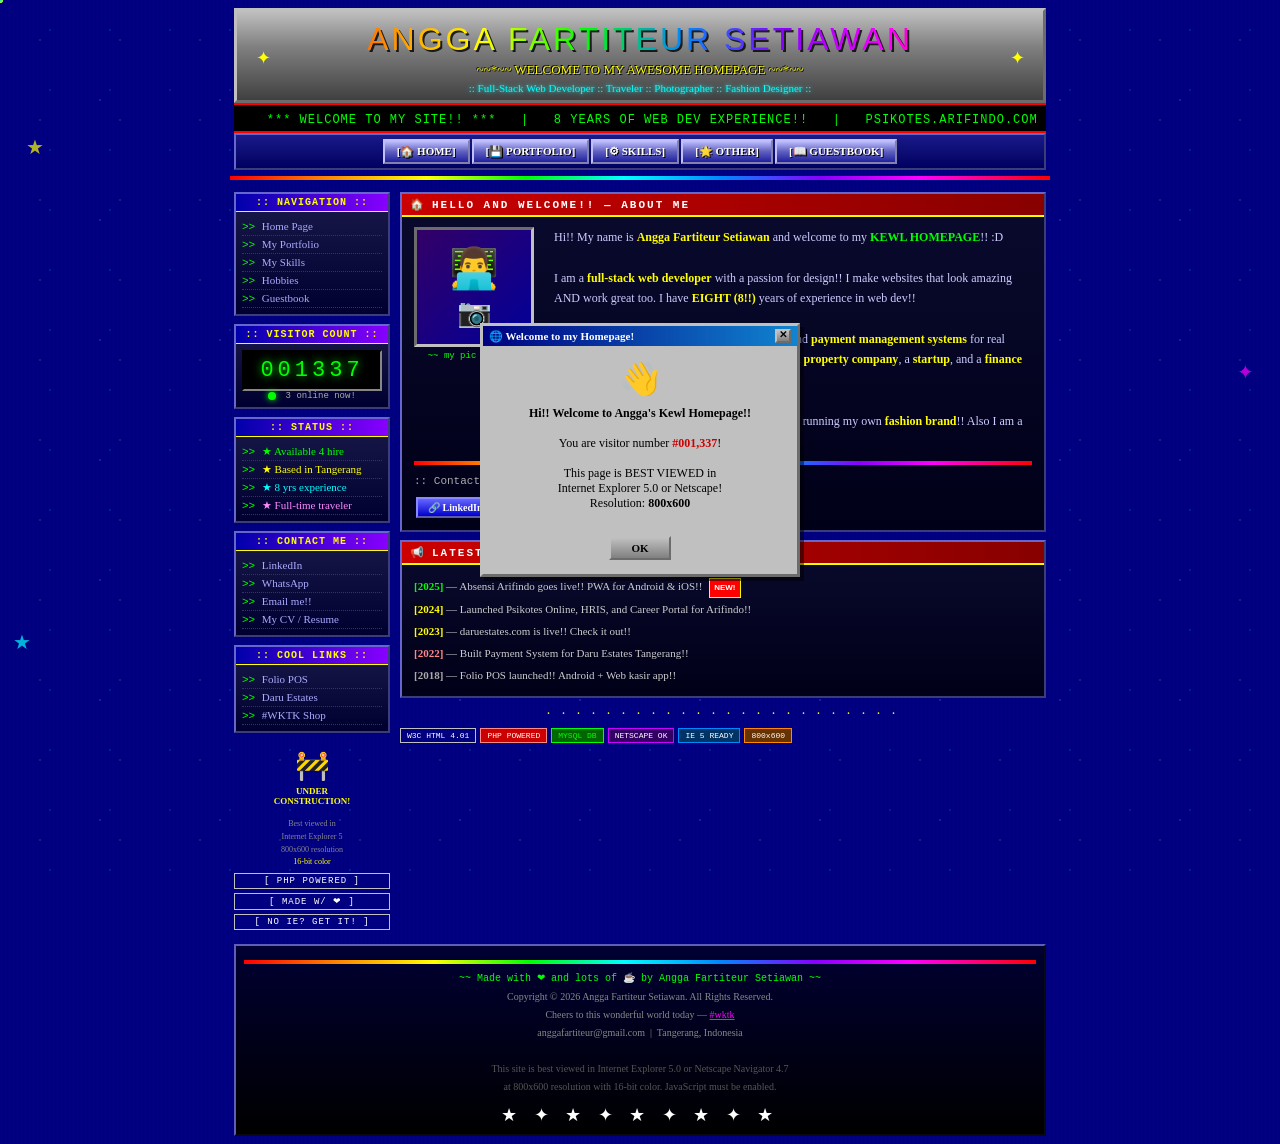
<file: asset/angga-portfolio-y2k.html>
<!DOCTYPE html>
<html lang="en">
<head>
<meta charset="UTF-8">
<meta http-equiv="X-UA-Compatible" content="IE=5">
<meta name="viewport" content="width=device-width, initial-scale=1.0">
<title>~~*~~ Angga's Kewl Homepage ~~*~~ Welcome!!</title>

<style>
  /* ==========================================
     Y2K AUTHENTIC STYLESHEET
     Best Viewed in Internet Explorer 5.0
     800x600 Resolution Recommended
  ========================================== */

  @import url('https://fonts.googleapis.com/css2?family=Tiny5&family=VT323&display=swap');

  * { margin: 0; padding: 0; box-sizing: border-box; }

  body {
    background-color: #000080;
    background-image:
      repeating-linear-gradient(
        0deg,
        transparent,
        transparent 3px,
        rgba(0,0,128,0.8) 3px,
        rgba(0,0,128,0.8) 4px
      ),
      repeating-linear-gradient(
        90deg,
        transparent,
        transparent 3px,
        rgba(0,0,100,0.5) 3px,
        rgba(0,0,100,0.5) 4px
      );
    font-family: 'Comic Sans MS', 'Comic Sans', cursive;
    color: #ffffff;
    cursor: url("data:image/svg+xml,%3Csvg xmlns='http://www.w3.org/2000/svg' width='32' height='32'%3E%3Cpolygon points='0,0 0,20 5,15 8,22 11,21 8,13 14,13' fill='white' stroke='black' stroke-width='1'/%3E%3C/svg%3E") 0 0, auto;
    min-height: 100vh;
  }

  /* TILED STAR BACKGROUND */
  body::before {
    content: '';
    position: fixed;
    inset: 0;
    background-image: radial-gradient(circle, #ffff00 1px, transparent 1px),
                      radial-gradient(circle, #ffffff 1px, transparent 1px),
                      radial-gradient(circle, #00ffff 1px, transparent 1px);
    background-size: 80px 80px, 120px 120px, 60px 60px;
    background-position: 0 0, 40px 40px, 20px 60px;
    opacity: 0.12;
    pointer-events: none;
    z-index: 0;
  }

  /* ===== OUTER WRAPPER ===== */
  .outer {
    max-width: 820px;
    margin: 0 auto;
    position: relative;
    z-index: 1;
  }

  /* ===== HEADER ===== */
  .site-header {
    background: linear-gradient(180deg, #c0c0c0 0%, #808080 40%, #404040 100%);
    border: 3px outset #c0c0c0;
    text-align: center;
    padding: 10px 6px 6px;
    margin: 8px 4px 0;
  }

  .header-title-table {
    width: 100%;
    border-collapse: collapse;
  }

  .rainbow-title {
    font-family: 'Impact', 'Arial Black', sans-serif;
    font-size: 32px;
    text-transform: uppercase;
    letter-spacing: 3px;
    background: linear-gradient(90deg,
      #ff0000 0%, #ff8800 14%, #ffff00 28%,
      #00ff00 42%, #0088ff 56%, #8800ff 70%, #ff00ff 85%, #ff0000 100%
    );
    -webkit-background-clip: text;
    -webkit-text-fill-color: transparent;
    background-clip: text;
    filter: drop-shadow(2px 2px 0 rgba(0,0,0,0.8));
    display: block;
    animation: rainbow-shift 3s linear infinite;
  }

  @keyframes rainbow-shift {
    0%   { background-position: 0% 50%; }
    100% { background-position: 200% 50%; }
  }

  .header-subtitle {
    font-family: 'Comic Sans MS', cursive;
    font-size: 13px;
    color: #ffff00;
    text-shadow: 1px 1px 0 #000, -1px -1px 0 #000;
    margin: 4px 0;
    animation: blink-fast 0.8s step-end infinite;
  }

  @keyframes blink-fast { 0%,100%{opacity:1} 50%{opacity:0} }

  .header-tagline {
    font-size: 11px;
    color: #00ffff;
    text-shadow: 0 0 4px #00ffff;
    margin-top: 4px;
  }

  /* SPINNING STARS decorations */
  .star-deco {
    display: inline-block;
    color: #ffff00;
    font-size: 18px;
    animation: spin 2s linear infinite;
  }
  .star-deco.rev { animation-direction: reverse; }
  @keyframes spin { from{transform:rotate(0deg)} to{transform:rotate(360deg)} }

  /* ===== MARQUEE BAR ===== */
  .marquee-bar {
    background: #000000;
    border-top: 2px solid #ff0000;
    border-bottom: 2px solid #ff0000;
    padding: 4px 0;
    margin: 0 4px;
    overflow: hidden;
    white-space: nowrap;
  }

  .marquee-inner {
    display: inline-block;
    animation: marquee 18s linear infinite;
    font-size: 12px;
    color: #00ff00;
    font-family: 'Courier New', monospace;
    letter-spacing: 1px;
  }

  @keyframes marquee {
    from { transform: translateX(100vw); }
    to   { transform: translateX(-100%); }
  }

  /* ===== NAVBAR ===== */
  .navbar {
    background: linear-gradient(180deg, #1a1a8a 0%, #000060 100%);
    border: 2px outset #6666cc;
    margin: 0 4px;
    padding: 4px 0;
    display: flex;
    justify-content: center;
    flex-wrap: wrap;
    gap: 2px;
  }

  .nav-btn {
    display: inline-block;
    background: linear-gradient(180deg, #c0c0ff 0%, #6060c0 50%, #2020a0 100%);
    border: 2px outset #c0c0ff;
    color: #ffffff;
    font-family: 'Comic Sans MS', cursive;
    font-size: 11px;
    font-weight: bold;
    padding: 4px 12px;
    text-decoration: none;
    cursor: pointer;
    white-space: nowrap;
    text-shadow: 1px 1px 0 #000;
  }

  .nav-btn:hover {
    background: linear-gradient(180deg, #ffff00 0%, #ff8800 50%, #ff4400 100%);
    border: 2px inset #ffff00;
    color: #000000;
    text-shadow: none;
  }

  .nav-btn:active { border: 2px inset #6060c0; transform: translate(1px,1px); }

  /* ===== MAIN LAYOUT TABLE ===== */
  .main-table {
    width: calc(100% - 8px);
    margin: 0 4px;
    border-collapse: collapse;
  }

  .sidebar-cell {
    width: 160px;
    vertical-align: top;
    padding: 6px 4px 6px 0;
  }

  .content-cell {
    vertical-align: top;
    padding: 6px 0 6px 6px;
  }

  /* ===== SIDEBAR ===== */
  .sidebar-box {
    background: linear-gradient(180deg, #1a1a4a 0%, #000030 100%);
    border: 2px outset #6666cc;
    margin-bottom: 8px;
    padding: 6px;
  }

  .sidebar-title {
    background: linear-gradient(90deg, #0000aa 0%, #8800ff 100%);
    color: #ffff00;
    font-size: 10px;
    font-weight: bold;
    text-align: center;
    padding: 3px;
    margin: -6px -6px 6px -6px;
    border-bottom: 1px solid #ffff00;
    text-transform: uppercase;
    letter-spacing: 1px;
    font-family: 'Courier New', monospace;
  }

  .sidebar-box ul {
    list-style: none;
    padding: 0;
  }

  .sidebar-box ul li {
    font-size: 11px;
    padding: 2px 0;
    color: #aaaaff;
    border-bottom: 1px dotted #333366;
  }

  .sidebar-box ul li::before {
    content: '>> ';
    color: #00ff00;
    font-family: 'Courier New', monospace;
  }

  .sidebar-box ul li a {
    color: #aaaaff;
    text-decoration: none;
    font-size: 11px;
  }

  .sidebar-box ul li a:hover {
    color: #ffff00;
    text-decoration: underline;
  }

  .visitor-counter {
    background: #000000;
    border: 2px inset #333333;
    padding: 6px;
    text-align: center;
    font-family: 'Courier New', monospace;
    font-size: 22px;
    color: #00ff00;
    letter-spacing: 4px;
    text-shadow: 0 0 8px #00ff00;
    margin-top: 4px;
  }

  .visitor-label {
    font-size: 9px;
    color: #aaaaaa;
    text-align: center;
    font-family: 'Courier New', monospace;
  }

  .online-dot {
    display: inline-block;
    width: 8px; height: 8px;
    background: #00ff00;
    border-radius: 50%;
    box-shadow: 0 0 6px #00ff00;
    animation: pulse-dot 1s ease-in-out infinite;
    margin-right: 4px;
    vertical-align: middle;
  }

  @keyframes pulse-dot { 0%,100%{opacity:1;transform:scale(1)} 50%{opacity:.5;transform:scale(0.8)} }

  .under-construction {
    text-align: center;
    padding: 8px 4px;
  }

  .uc-icon {
    font-size: 28px;
    animation: shake 0.5s ease-in-out infinite alternate;
    display: block;
    margin-bottom: 4px;
  }

  @keyframes shake {
    0%  { transform: rotate(-8deg); }
    100%{ transform: rotate(8deg); }
  }

  .uc-text {
    font-size: 9px;
    color: #ffff00;
    animation: blink-fast 1s step-end infinite;
    font-weight: bold;
    text-transform: uppercase;
  }

  .best-viewed {
    font-size: 8px;
    color: #888888;
    text-align: center;
    line-height: 1.6;
    margin-top: 4px;
  }

  /* pixel badge */
  .pixel-badge {
    display: block;
    background: #000080;
    border: 1px solid #c0c0c0;
    padding: 2px 4px;
    font-size: 9px;
    color: #ffffff;
    text-align: center;
    margin: 4px 0;
    font-family: 'Courier New', monospace;
    letter-spacing: 1px;
  }

  /* ===== CONTENT PANELS ===== */
  .tab-panel { display: none; }
  .tab-panel.active { display: block; }

  .content-box {
    background: linear-gradient(180deg, #0a0a2e 0%, #000018 100%);
    border: 2px outset #6666cc;
    margin-bottom: 8px;
    padding: 0;
    overflow: hidden;
  }

  .content-box-title {
    background: linear-gradient(90deg, #cc0000 0%, #880000 100%);
    color: #ffffff;
    font-size: 11px;
    font-weight: bold;
    padding: 4px 8px;
    text-transform: uppercase;
    letter-spacing: 2px;
    font-family: 'Courier New', monospace;
    border-bottom: 2px solid #ffff00;
    display: flex;
    align-items: center;
    gap: 6px;
  }

  .content-box-body { padding: 10px 12px; }

  /* ===== ABOUT ME ===== */
  .about-photo-table { width: 100%; border-collapse: collapse; }

  .photo-placeholder {
    width: 120px;
    height: 120px;
    background: linear-gradient(135deg, #330066 0%, #000099 100%);
    border: 3px inset #c0c0c0;
    display: flex;
    align-items: center;
    justify-content: center;
    font-size: 40px;
    flex-direction: column;
    text-align: center;
    padding: 8px;
  }

  .photo-caption {
    font-size: 9px;
    color: #00ff00;
    text-align: center;
    margin-top: 4px;
    font-family: 'Courier New', monospace;
    animation: blink-fast 1.5s step-end infinite;
  }

  .about-text {
    font-size: 12px;
    color: #ccccff;
    line-height: 1.7;
    padding-left: 10px;
  }

  .about-text b { color: #ffff00; }
  .about-text .highlight { color: #00ff00; font-weight: bold; }

  .link-btn {
    display: inline-block;
    background: linear-gradient(180deg, #c0c0c0 0%, #808080 50%, #404040 100%);
    border: 2px outset #c0c0c0;
    color: #000000;
    font-size: 10px;
    font-weight: bold;
    padding: 3px 10px;
    text-decoration: none;
    margin: 2px 2px;
    cursor: pointer;
    font-family: 'Comic Sans MS', cursive;
  }

  .link-btn:hover {
    background: linear-gradient(180deg, #ffff00 0%, #ff8800 100%);
    border: 2px inset #808080;
  }

  .link-btn.blue {
    background: linear-gradient(180deg, #6666ff 0%, #0000cc 100%);
    border: 2px outset #8888ff;
    color: #ffffff;
  }

  .link-btn.green {
    background: linear-gradient(180deg, #00cc00 0%, #006600 100%);
    border: 2px outset #00ff00;
    color: #ffffff;
  }

  .link-btn.red {
    background: linear-gradient(180deg, #ff4444 0%, #cc0000 100%);
    border: 2px outset #ff8888;
    color: #ffffff;
  }

  /* ===== DIVIDER ===== */
  .divider {
    height: 4px;
    background: linear-gradient(90deg,
      #ff0000 0%, #ff8800 12%, #ffff00 24%, #00ff00 36%,
      #00ffff 48%, #0088ff 60%, #8800ff 72%, #ff00ff 84%, #ff0000 100%
    );
    margin: 6px 0;
    border: none;
  }

  .divider-dots {
    text-align: center;
    font-size: 14px;
    letter-spacing: 4px;
    margin: 4px 0;
    color: #ffff00;
  }

  /* ===== PORTFOLIO CARDS ===== */
  .portfolio-grid {
    display: grid;
    grid-template-columns: repeat(auto-fill, minmax(220px, 1fr));
    gap: 8px;
  }

  .port-card {
    background: linear-gradient(180deg, #1a1a4a 0%, #000030 100%);
    border: 2px outset #8888cc;
    padding: 0;
    overflow: hidden;
  }

  .port-card:hover {
    border: 2px inset #8888cc;
    transform: translate(1px, 1px);
  }

  .port-card-header {
    background: linear-gradient(90deg, #003366 0%, #006699 100%);
    padding: 4px 8px;
    font-size: 10px;
    font-weight: bold;
    color: #ffffff;
    text-transform: uppercase;
    font-family: 'Courier New', monospace;
    letter-spacing: 1px;
    border-bottom: 1px solid #00ffff;
    display: flex;
    justify-content: space-between;
    align-items: center;
  }

  .port-year {
    background: #000000;
    color: #00ff00;
    font-size: 8px;
    padding: 1px 4px;
    border: 1px solid #00ff00;
    font-family: 'Courier New', monospace;
  }

  .port-card-body { padding: 8px; }

  .port-title {
    font-size: 11px;
    color: #ffff00;
    font-weight: bold;
    margin-bottom: 4px;
    line-height: 1.4;
  }

  .port-desc {
    font-size: 10px;
    color: #aaaacc;
    line-height: 1.6;
    margin-bottom: 8px;
  }

  .port-link {
    display: inline-block;
    background: #000066;
    border: 1px outset #8888ff;
    color: #00ffff;
    font-size: 9px;
    padding: 2px 8px;
    text-decoration: none;
    font-family: 'Courier New', monospace;
  }

  .port-link:hover { background: #0000cc; text-decoration: underline; }

  .new-gif {
    display: inline-block;
    background: #ff0000;
    color: #ffffff;
    font-size: 8px;
    font-weight: bold;
    padding: 1px 4px;
    border: 1px solid #ffff00;
    animation: blink-fast 0.5s step-end infinite;
    margin-left: 4px;
    font-family: 'Arial', sans-serif;
    vertical-align: middle;
  }

  /* ===== SKILLS TABLE ===== */
  .skills-table {
    width: 100%;
    border-collapse: collapse;
    font-size: 11px;
  }

  .skills-table th {
    background: linear-gradient(90deg, #660000 0%, #990000 100%);
    color: #ffff00;
    padding: 4px 8px;
    text-align: left;
    font-family: 'Courier New', monospace;
    font-size: 10px;
    letter-spacing: 1px;
    border: 1px solid #cc0000;
  }

  .skills-table td {
    padding: 4px 8px;
    border: 1px solid #333366;
    color: #ccccff;
    vertical-align: middle;
  }

  .skills-table tr:nth-child(even) td { background: rgba(0,0,100,0.3); }
  .skills-table tr:hover td { background: rgba(0,0,200,0.4); color: #ffffff; }

  .skill-bar-outer {
    background: #000000;
    border: 1px inset #333333;
    height: 14px;
    width: 100%;
    position: relative;
    overflow: hidden;
  }

  .skill-bar-inner {
    height: 100%;
    background: linear-gradient(90deg, #00cc00 0%, #00ff00 100%);
    box-shadow: 0 0 4px #00ff00;
    transition: width 1.5s ease;
    position: relative;
  }

  .skill-bar-inner::after {
    content: '';
    position: absolute;
    inset: 0;
    background: repeating-linear-gradient(
      90deg, transparent 0, transparent 8px,
      rgba(0,0,0,0.2) 8px, rgba(0,0,0,0.2) 12px
    );
  }

  .skill-pct {
    position: absolute;
    right: 4px;
    top: 0;
    height: 100%;
    display: flex;
    align-items: center;
    font-size: 9px;
    color: #000;
    font-weight: bold;
    font-family: 'Courier New', monospace;
  }

  /* ===== GUESTBOOK / OTHER ===== */
  .guestbook-entry {
    background: rgba(0,0,50,0.5);
    border: 1px solid #333366;
    padding: 8px;
    margin-bottom: 6px;
    font-size: 11px;
  }

  .entry-author {
    color: #ffff00;
    font-weight: bold;
    font-size: 11px;
  }

  .entry-date {
    color: #888888;
    font-size: 9px;
    font-family: 'Courier New', monospace;
    margin-left: 8px;
  }

  .entry-text { color: #cccccc; margin-top: 4px; line-height: 1.5; }

  .smileys {
    font-size: 16px;
    letter-spacing: 4px;
    margin: 4px 0;
    animation: wave-smileys 2s ease-in-out infinite;
    display: block;
    text-align: center;
  }

  @keyframes wave-smileys {
    0%,100%{transform:translateY(0)} 25%{transform:translateY(-4px)} 75%{transform:translateY(4px)}
  }

  .hobbybox {
    background: rgba(0,0,60,0.5);
    border: 1px solid #6666cc;
    padding: 10px;
    margin-bottom: 8px;
  }

  .hobby-title {
    color: #00ffff;
    font-weight: bold;
    font-size: 13px;
    margin-bottom: 6px;
    text-decoration: underline;
    text-underline-offset: 2px;
  }

  .hobby-text { font-size: 11px; color: #cccccc; line-height: 1.7; }
  .hobby-text b { color: #ffff00; }

  .wktk-link {
    color: #ff00ff;
    font-weight: bold;
    font-size: 12px;
    text-decoration: blink;
    animation: color-cycle 1.5s step-end infinite;
  }

  @keyframes color-cycle {
    0%  {color:#ff00ff}
    25% {color:#ffff00}
    50% {color:#00ffff}
    75% {color:#00ff00}
    100%{color:#ff00ff}
  }

  /* ===== FOOTER ===== */
  .site-footer {
    background: linear-gradient(180deg, #000033 0%, #000000 100%);
    border: 2px outset #333366;
    margin: 4px 4px 8px;
    padding: 8px;
    text-align: center;
  }

  .footer-text { font-size: 10px; color: #888888; line-height: 1.8; }
  .footer-text a { color: #ff00ff; }

  .made-with {
    font-size: 10px;
    color: #00ff00;
    font-family: 'Courier New', monospace;
    margin: 4px 0;
  }

  /* ===== POPUP NOTICE ===== */
  #popup {
    position: fixed;
    top: 50%; left: 50%;
    transform: translate(-50%, -50%);
    background: linear-gradient(180deg, #c0c0c0 0%, #808080 100%);
    border: 3px outset #c0c0c0;
    width: 320px;
    z-index: 9999;
    font-family: 'Comic Sans MS', cursive;
    box-shadow: 4px 4px 0 rgba(0,0,0,0.5);
  }

  .popup-titlebar {
    background: linear-gradient(90deg, #000080 0%, #1084d0 100%);
    color: #ffffff;
    font-size: 11px;
    font-weight: bold;
    padding: 3px 6px;
    display: flex;
    justify-content: space-between;
    align-items: center;
    cursor: move;
  }

  .popup-close {
    background: linear-gradient(180deg, #c0c0c0 0%, #808080 100%);
    border: 2px outset #c0c0c0;
    color: #000;
    font-size: 10px;
    font-weight: bold;
    width: 16px; height: 14px;
    cursor: pointer;
    display: flex;
    align-items: center;
    justify-content: center;
    line-height: 1;
    padding-bottom: 2px;
  }

  .popup-close:active { border: 2px inset #c0c0c0; }

  .popup-body {
    padding: 14px;
    font-size: 12px;
    color: #000000;
    text-align: center;
    background: #c0c0c0;
  }

  .popup-body .popup-icon { font-size: 32px; display: block; margin-bottom: 8px; }

  .popup-btn {
    display: inline-block;
    background: linear-gradient(180deg, #c0c0c0 0%, #808080 100%);
    border: 2px outset #c0c0c0;
    font-size: 11px;
    font-weight: bold;
    padding: 4px 20px;
    cursor: pointer;
    font-family: 'Comic Sans MS', cursive;
    margin-top: 10px;
  }

  .popup-btn:active { border: 2px inset #c0c0c0; }

  /* ===== FLOATING ELEMENTS ===== */
  .floating-star {
    position: fixed;
    font-size: 20px;
    color: #ffff00;
    pointer-events: none;
    animation: float-star 4s ease-in-out infinite;
    opacity: 0.7;
    z-index: 2;
  }

  .floating-star:nth-child(1) { top: 15%; left: 2%; animation-delay: 0s; }
  .floating-star:nth-child(2) { top: 40%; right: 2%; animation-delay: 1s; color: #ff00ff; }
  .floating-star:nth-child(3) { top: 70%; left: 1%; animation-delay: 2s; color: #00ffff; }

  @keyframes float-star {
    0%,100%{transform:translateY(0) rotate(0deg); opacity:.7}
    50%    {transform:translateY(-20px) rotate(180deg); opacity:1}
  }

  /* ===== SCROLLBAR ===== */
  ::-webkit-scrollbar { width: 16px; }
  ::-webkit-scrollbar-track { background: #c0c0c0; border: 1px solid #808080; }
  ::-webkit-scrollbar-thumb {
    background: linear-gradient(180deg, #c0c0c0 0%, #808080 100%);
    border: 2px outset #c0c0c0;
  }

  /* ===== RESPONSIVE minimal ===== */
  @media(max-width:600px){
    .sidebar-cell{ display:none; }
    .rainbow-title{ font-size:20px; }
    .portfolio-grid{grid-template-columns:1fr;}
  }
</style>
</head>
<body>

<!-- FLOATING STARS -->
<div class="floating-star">★</div>
<div class="floating-star">✦</div>
<div class="floating-star">★</div>

<!-- POPUP WINDOW -->
<div id="popup">
  <div class="popup-titlebar">
    <span>🌐 Welcome to my Homepage!</span>
    <div class="popup-close" onclick="document.getElementById('popup').style.display='none'">✕</div>
  </div>
  <div class="popup-body">
    <span class="popup-icon">👋</span>
    <b>Hi!! Welcome to Angga's Kewl Homepage!!</b><br><br>
    You are visitor number <b style="color:#cc0000">#001,337</b>!<br><br>
    This page is BEST VIEWED in<br>Internet Explorer 5.0 or Netscape!<br>
    Resolution: <b>800x600</b>
    <br><br>
    <button class="popup-btn" onclick="document.getElementById('popup').style.display='none'">   OK   </button>
  </div>
</div>

<div class="outer">

  <!-- ===== HEADER ===== -->
  <div class="site-header">
    <table class="header-title-table">
      <tr>
        <td style="width:40px;text-align:center;vertical-align:middle">
          <span class="star-deco">✦</span>
        </td>
        <td style="text-align:center">
          <span class="rainbow-title">ANGGA FARTITEUR SETIAWAN</span>
          <div class="header-subtitle">~~*~~ WELCOME TO MY AWESOME HOMEPAGE ~~*~~</div>
          <div class="header-tagline">:: Full-Stack Web Developer :: Traveler :: Photographer :: Fashion Designer ::</div>
        </td>
        <td style="width:40px;text-align:center;vertical-align:middle">
          <span class="star-deco rev">✦</span>
        </td>
      </tr>
    </table>
  </div>

  <!-- ===== MARQUEE ===== -->
  <div class="marquee-bar">
    <span class="marquee-inner">
      &nbsp;&nbsp;&nbsp;
      *** WELCOME TO MY SITE!! *** 
      &nbsp;&nbsp;|&nbsp;&nbsp; 
      8 YEARS OF WEB DEV EXPERIENCE!! 
      &nbsp;&nbsp;|&nbsp;&nbsp; 
      PSIKOTES.ARIFINDO.COM IS LIVE!! 
      &nbsp;&nbsp;|&nbsp;&nbsp; 
      CHECK OUT MY NEW FASHION BRAND #WKTK!! 
      &nbsp;&nbsp;|&nbsp;&nbsp; 
      I AM A FULL-TIME TRAVELER!! 
      &nbsp;&nbsp;|&nbsp;&nbsp; 
      SIGN MY GUESTBOOK PLEASE!! :D 
      &nbsp;&nbsp;|&nbsp;&nbsp;
      LAST UPDATED: JUNE 2026
      &nbsp;&nbsp;&nbsp;
    </span>
  </div>

  <!-- ===== NAVBAR ===== -->
  <div class="navbar">
    <a class="nav-btn" href="#" onclick="showTab('home');return false;">[🏠 HOME]</a>
    <a class="nav-btn" href="#" onclick="showTab('portfolio');return false;">[💾 PORTFOLIO]</a>
    <a class="nav-btn" href="#" onclick="showTab('skills');return false;">[⚙ SKILLS]</a>
    <a class="nav-btn" href="#" onclick="showTab('other');return false;">[🌟 OTHER]</a>
    <a class="nav-btn" href="#" onclick="showTab('guestbook');return false;">[📖 GUESTBOOK]</a>
  </div>

  <hr class="divider">

  <!-- ===== MAIN TABLE LAYOUT ===== -->
  <table class="main-table">
    <tr>
      <!-- SIDEBAR -->
      <td class="sidebar-cell">

        <div class="sidebar-box">
          <div class="sidebar-title">:: NAVIGATION ::</div>
          <ul>
            <li><a href="#" onclick="showTab('home');return false;">Home Page</a></li>
            <li><a href="#" onclick="showTab('portfolio');return false;">My Portfolio</a></li>
            <li><a href="#" onclick="showTab('skills');return false;">My Skills</a></li>
            <li><a href="#" onclick="showTab('other');return false;">Hobbies</a></li>
            <li><a href="#" onclick="showTab('guestbook');return false;">Guestbook</a></li>
          </ul>
        </div>

        <div class="sidebar-box">
          <div class="sidebar-title">:: VISITOR COUNT ::</div>
          <div class="visitor-counter" id="visitor-num">001337</div>
          <div class="visitor-label">
            <span class="online-dot"></span>
            <span id="online-count">3</span> online now!
          </div>
        </div>

        <div class="sidebar-box">
          <div class="sidebar-title">:: STATUS ::</div>
          <ul>
            <li style="color:#00ff00">&#x2605; Available 4 hire</li>
            <li style="color:#ffff00">&#x2605; Based in Tangerang</li>
            <li style="color:#00ffff">&#x2605; 8 yrs experience</li>
            <li style="color:#ff88ff">&#x2605; Full-time traveler</li>
          </ul>
        </div>

        <div class="sidebar-box">
          <div class="sidebar-title">:: CONTACT ME ::</div>
          <ul>
            <li><a href="https://www.linkedin.com/in/angga-fartiteur-setiawan/" target="_blank">LinkedIn</a></li>
            <li><a href="https://wa.link/ow0tvz" target="_blank">WhatsApp</a></li>
            <li><a href="mailto:anggafartiteur@gmail.com">Email me!!</a></li>
            <li><a href="https://drive.google.com/file/d/1-11PwrbonKaLhToHKPnOu_oXsohkDqJX/view?usp=sharing" target="_blank">My CV / Resume</a></li>
          </ul>
        </div>

        <div class="sidebar-box">
          <div class="sidebar-title">:: COOL LINKS ::</div>
          <ul>
            <li><a href="https://foliopos.com" target="_blank">Folio POS</a></li>
            <li><a href="https://daruestates.com" target="_blank">Daru Estates</a></li>
            <li><a href="https://www.tokopedia.com/wakuteka" target="_blank">#WKTK Shop</a></li>
          </ul>
        </div>

        <div class="under-construction">
          <span class="uc-icon">🚧</span>
          <div class="uc-text">Under<br>Construction!</div>
        </div>

        <div class="best-viewed">
          Best viewed in<br>
          Internet Explorer 5<br>
          800x600 resolution<br>
          <span style="color:#ffff00">16-bit color</span>
        </div>

        <span class="pixel-badge">[ PHP POWERED ]</span>
        <span class="pixel-badge">[ MADE W/ ❤ ]</span>
        <span class="pixel-badge">[ NO IE? GET IT! ]</span>

      </td>

      <!-- MAIN CONTENT -->
      <td class="content-cell">

        <!-- ===== HOME TAB ===== -->
        <div class="tab-panel active" id="tab-home">

          <div class="content-box">
            <div class="content-box-title">
              <span>🏠</span> HELLO AND WELCOME!! — About Me
            </div>
            <div class="content-box-body">
              <table class="about-photo-table">
                <tr>
                  <td style="width:130px;vertical-align:top">
                    <div class="photo-placeholder">
                      👨‍💻
                      <div style="font-size:28px;margin-top:4px">📷</div>
                    </div>
                    <div class="photo-caption">~~ my pic soon!! ~~</div>
                  </td>
                  <td style="vertical-align:top">
                    <div class="about-text">
                      <p>
                        Hi!! My name is <b>Angga Fartiteur Setiawan</b> and welcome to my
                        <span class="highlight">KEWL HOMEPAGE</span>!! :D
                      </p>
                      <br>
                      <p>
                        I am a <b>full-stack web developer</b> with a passion for design!!
                        I make websites that look amazing AND work great too.
                        I have <b>EIGHT (8!!)</b> years of experience in web dev!!
                      </p>
                      <br>
                      <p>
                        I've built <b>point-of-sale apps</b>, <b>company profiles</b>,
                        and <b>payment management systems</b> for real companies!!
                        Fast-forward to today and I work for a <b>property company</b>,
                        a <b>startup</b>, and a <b>finance consulting firm</b>!! How cool is that!! :)
                      </p>
                      <br>
                      <p>
                        When I'm not coding I am doing <b>photography</b> and
                        running my own <b>fashion brand</b>!! Also I am a
                        <span class="highlight">FULL-TIME TRAVELER</span>!!
                        So jealous lol!! 😄
                      </p>
                    </div>
                  </td>
                </tr>
              </table>

              <hr class="divider" style="margin:10px 0">

              <p style="font-size:11px;color:#aaaaaa;margin-bottom:8px;font-family:'Courier New',monospace;">:: Contact & Links ::</p>
              <a href="https://www.linkedin.com/in/angga-fartiteur-setiawan/" target="_blank" class="link-btn blue">🔗 LinkedIn</a>
              <a href="https://wa.link/ow0tvz" target="_blank" class="link-btn green">💬 Say Hello!</a>
              <a href="mailto:anggafartiteur@gmail.com" target="_blank" class="link-btn red">📧 Email Me</a>
              <a href="https://drive.google.com/file/d/1-11PwrbonKaLhToHKPnOu_oXsohkDqJX/view?usp=sharing" target="_blank" class="link-btn">📄 My CV</a>
            </div>
          </div>

          <div class="content-box">
            <div class="content-box-title">
              <span>📢</span> LATEST NEWS & UPDATES!!
            </div>
            <div class="content-box-body" style="font-size:11px;line-height:2;color:#cccccc;">
              <p><b style="color:#00ff00">[2025]</b> — Absensi Arifindo goes live!! PWA for Android & iOS!! <span class="new-gif">NEW!</span></p>
              <p><b style="color:#ffff00">[2024]</b> — Launched Psikotes Online, HRIS, and Career Portal for Arifindo!!</p>
              <p><b style="color:#ffff00">[2023]</b> — daruestates.com is live!! Check it out!!</p>
              <p><b style="color:#ff8888">[2022]</b> — Built Payment System for Daru Estates Tangerang!!</p>
              <p><b style="color:#aaaaaa">[2018]</b> — Folio POS launched!! Android + Web kasir app!!</p>
            </div>
          </div>

        </div>

        <!-- ===== PORTFOLIO TAB ===== -->
        <div class="tab-panel" id="tab-portfolio">

          <div class="content-box">
            <div class="content-box-title">
              <span>💾</span> MY PORTFOLIO — Cool Stuff I Made!!
            </div>
            <div class="content-box-body">
              <p style="font-size:11px;color:#aaaaaa;margin-bottom:10px;">
                Here are some of the projects I made!! Click the links to see them!! :D
              </p>
              <div class="portfolio-grid">

                <div class="port-card">
                  <div class="port-card-header">
                    Psikotes Arifindo
                    <span class="port-year">2024</span>
                  </div>
                  <div class="port-card-body">
                    <div class="port-title">Psikotes Online Arifindo <span class="new-gif">NEW</span></div>
                    <div class="port-desc">Online psikotes for PT Arifindo! Faster recruitment, less paper, more objective! Really cool system!!</div>
                    <a href="https://psikotes.arifindo.com" target="_blank" class="port-link">&gt;&gt; VISIT SITE</a>
                  </div>
                </div>

                <div class="port-card">
                  <div class="port-card-header">
                    HRIS Arifindo
                    <span class="port-year">2024</span>
                  </div>
                  <div class="port-card-body">
                    <div class="port-title">HRIS Arifindo <span class="new-gif">NEW</span></div>
                    <div class="port-desc">Full HR management!! Employee data, career applicants, psikotes results, attendance!! All in one!!</div>
                    <a href="https://hris.arifindo.com" target="_blank" class="port-link">&gt;&gt; VISIT SITE</a>
                  </div>
                </div>

                <div class="port-card">
                  <div class="port-card-header">
                    Career Arifindo
                    <span class="port-year">2024</span>
                  </div>
                  <div class="port-card-body">
                    <div class="port-title">Career Arifindo</div>
                    <div class="port-desc">Official recruitment portal for PT Arifindo! Employer branding + candidate selection made easy!!</div>
                    <a href="https://career.arifindo.com" target="_blank" class="port-link">&gt;&gt; VISIT SITE</a>
                  </div>
                </div>

                <div class="port-card">
                  <div class="port-card-header">
                    Absensi Arifindo
                    <span class="port-year">2025</span>
                  </div>
                  <div class="port-card-body">
                    <div class="port-title">Absensi PWA <span class="new-gif">NEW</span></div>
                    <div class="port-desc">Attendance app as PWA! Works on Android AND iOS!! Integrated with HRIS system!!</div>
                    <a href="https://absensi.arifindo.com" target="_blank" class="port-link">&gt;&gt; VISIT SITE</a>
                  </div>
                </div>

                <div class="port-card">
                  <div class="port-card-header">
                    Payment System
                    <span class="port-year">2022</span>
                  </div>
                  <div class="port-card-body">
                    <div class="port-title">Payment Daru Estates</div>
                    <div class="port-desc">Transaction management for Daru Estate subsidized housing in Tangerang!! Very important system!!</div>
                    <a href="https://staging.arifindo.com/" target="_blank" class="port-link">&gt;&gt; VISIT SITE</a>
                  </div>
                </div>

                <div class="port-card">
                  <div class="port-card-header">
                    Company Profile
                    <span class="port-year">2023</span>
                  </div>
                  <div class="port-card-body">
                    <div class="port-title">Daru Estates Website</div>
                    <div class="port-desc">Company profile for the biggest subsidized housing in Tangerang!! Made by PT Arifindo Adiputra!!</div>
                    <a href="https://daruestates.com" target="_blank" class="port-link">&gt;&gt; VISIT SITE</a>
                  </div>
                </div>

                <div class="port-card">
                  <div class="port-card-header">
                    Folio POS
                    <span class="port-year">2018</span>
                  </div>
                  <div class="port-card-body">
                    <div class="port-title">Folio POS App</div>
                    <div class="port-desc">Android + Web kasir app!! Online and offline!! For retail, restaurants, salons!! Single or multi-store!! So cool!!</div>
                    <a href="https://foliopos.com" target="_blank" class="port-link">&gt;&gt; VISIT SITE</a>
                  </div>
                </div>

              </div>
            </div>
          </div>

        </div>

        <!-- ===== SKILLS TAB ===== -->
        <div class="tab-panel" id="tab-skills">

          <div class="content-box">
            <div class="content-box-title">
              <span>⚙</span> MY SKILLZ — What I Can Do!!
            </div>
            <div class="content-box-body">
              <p style="font-size:11px;color:#aaaaaa;margin-bottom:10px;">
                These are my programming skillz!! I worked really hard on all of them!! :D
              </p>
              <table class="skills-table">
                <tr>
                  <th style="width:140px">SKILL</th>
                  <th>LEVEL (out of 100)</th>
                  <th style="width:60px">YEARS</th>
                  <th style="width:80px">CATEGORY</th>
                </tr>
                <tr>
                  <td><b style="color:#ffff00">PHP / Laravel</b></td>
                  <td>
                    <div class="skill-bar-outer">
                      <div class="skill-bar-inner" style="width:95%">
                        <span class="skill-pct">95%</span>
                      </div>
                    </div>
                  </td>
                  <td style="color:#00ff00;text-align:center">8 yrs</td>
                  <td style="color:#00ffff">Backend</td>
                </tr>
                <tr>
                  <td><b style="color:#ffff00">HTML / CSS</b></td>
                  <td>
                    <div class="skill-bar-outer">
                      <div class="skill-bar-inner" style="width:94%">
                        <span class="skill-pct">94%</span>
                      </div>
                    </div>
                  </td>
                  <td style="color:#00ff00;text-align:center">8 yrs</td>
                  <td style="color:#00ffff">Frontend</td>
                </tr>
                <tr>
                  <td><b style="color:#ffff00">JavaScript</b></td>
                  <td>
                    <div class="skill-bar-outer">
                      <div class="skill-bar-inner" style="width:90%">
                        <span class="skill-pct">90%</span>
                      </div>
                    </div>
                  </td>
                  <td style="color:#00ff00;text-align:center">7 yrs</td>
                  <td style="color:#00ffff">Frontend</td>
                </tr>
                <tr>
                  <td><b style="color:#ffff00">MySQL</b></td>
                  <td>
                    <div class="skill-bar-outer">
                      <div class="skill-bar-inner" style="width:88%">
                        <span class="skill-pct">88%</span>
                      </div>
                    </div>
                  </td>
                  <td style="color:#00ff00;text-align:center">8 yrs</td>
                  <td style="color:#ff8888">Database</td>
                </tr>
                <tr>
                  <td><b style="color:#ffff00">Bootstrap</b></td>
                  <td>
                    <div class="skill-bar-outer">
                      <div class="skill-bar-inner" style="width:92%">
                        <span class="skill-pct">92%</span>
                      </div>
                    </div>
                  </td>
                  <td style="color:#00ff00;text-align:center">6 yrs</td>
                  <td style="color:#00ffff">Frontend</td>
                </tr>
                <tr>
                  <td><b style="color:#ffff00">PWA / Android</b></td>
                  <td>
                    <div class="skill-bar-outer">
                      <div class="skill-bar-inner" style="width:75%">
                        <span class="skill-pct">75%</span>
                      </div>
                    </div>
                  </td>
                  <td style="color:#00ff00;text-align:center">3 yrs</td>
                  <td style="color:#ffff00">Mobile</td>
                </tr>
                <tr>
                  <td><b style="color:#ffff00">Photography</b></td>
                  <td>
                    <div class="skill-bar-outer">
                      <div class="skill-bar-inner" style="width:85%;background:linear-gradient(90deg,#ff6600,#ffcc00)">
                        <span class="skill-pct">85%</span>
                      </div>
                    </div>
                  </td>
                  <td style="color:#00ff00;text-align:center">5 yrs</td>
                  <td style="color:#ff8888">Creative</td>
                </tr>
              </table>
            </div>
          </div>

        </div>

        <!-- ===== OTHER TAB ===== -->
        <div class="tab-panel" id="tab-other">

          <div class="content-box">
            <div class="content-box-title">
              <span>🌟</span> OTHER STUFF — My Hobbies & Passions!!
            </div>
            <div class="content-box-body">
              <span class="smileys">😄 😎 📷 ✈️ 👕 😄</span>

              <div class="hobbybox">
                <div class="hobby-title">📷 Photography!!</div>
                <div class="hobby-text">
                  Photography is not just a hobby for me — it's a <b>PASSION</b>!! I love capturing life's most precious moments.
                  Whether it's a joyous <b>wedding</b>, a vibrant <b>birthday party</b>, or beautiful <b>prewed sessions</b>,
                  I find immense satisfaction in immortalizing these special occasions through my lens!! 📸
                  <br><br>
                  I've also turned this into a <b>part-time profession</b> — offering photography services for events and
                  making extra income along the way!! If you need a photographer HMU!! :D
                </div>
              </div>

              <div class="hobbybox">
                <div class="hobby-title">👕 #WKTK — My Fashion Brand!!</div>
                <div class="hobby-text">
                  Creating my own fashion brand is not just a business venture — it's a <b>PASSIONATE ENDEAVOR</b>!!
                  I design clothing and accessories inspired by iconic <b>anime characters</b> and traditional
                  <b>Japanese aesthetics</b>!! How cool is that right!!
                  <br><br>
                  I've been able to turn my dream into reality, offering my creations to fans of both worlds!!
                  It's the perfect fusion of art, cultural appreciation, and entrepreneurship!! 💪
                  <br><br>
                  Check out my shop on Tokopedia!!
                  <a href="https://www.tokopedia.com/wakuteka" target="_blank" class="wktk-link">#WKTK on Tokopedia!!</a>
                </div>
              </div>

              <div class="hobbybox">
                <div class="hobby-title">✈️ Full-Time Traveler!!</div>
                <div class="hobby-text">
                  Yes you read that right — I am a <b>FULL-TIME TRAVELER</b>!! 🌍
                  I believe life is too short to stay in one place!!
                  Web dev lets me work from anywhere in the world and I take full advantage of that!!
                  Have laptop will travel!! 😎
                </div>
              </div>

            </div>
          </div>

        </div>

        <!-- ===== GUESTBOOK TAB ===== -->
        <div class="tab-panel" id="tab-guestbook">

          <div class="content-box">
            <div class="content-box-title">
              <span>📖</span> GUESTBOOK — Sign It Please!! :D
            </div>
            <div class="content-box-body">
              <p style="font-size:11px;color:#ffff00;margin-bottom:10px;animation:blink-fast 2s step-end infinite">
                *** PLEASE SIGN MY GUESTBOOK!! It means a lot!! :D ***
              </p>

              <div class="guestbook-entry">
                <span class="entry-author">webmaster_budi</span>
                <span class="entry-date">12/03/2026 — 09:14</span>
                <div class="entry-text">Wah keren banget websitenya!! Design bagus!! Keep it up bro!! 😎👍</div>
              </div>

              <div class="guestbook-entry">
                <span class="entry-author">desi_cantik99</span>
                <span class="entry-date">10/03/2026 — 22:45</span>
                <div class="entry-text">Angga!! Long time no see!! Your portfolio is amazing!! HRIS projectnya mantep banget!! 🔥</div>
              </div>

              <div class="guestbook-entry">
                <span class="entry-author">phpmaster_2000</span>
                <span class="entry-date">05/03/2026 — 14:30</span>
                <div class="entry-text">Nice work on the Folio POS!! I've been using it for my resto and it's great!! The offline mode is a lifesaver!!</div>
              </div>

              <div class="guestbook-entry">
                <span class="entry-author">travel_blog_id</span>
                <span class="entry-date">01/03/2026 — 17:55</span>
                <div class="entry-text">Fellow traveler here!! Your photography is insane!! That full-time travel life is goals!! 🌍✈️</div>
              </div>

              <hr class="divider">

              <p style="font-size:12px;color:#ffff00;margin-bottom:8px;font-weight:bold">✏ Leave Your Message!!</p>
              <table style="width:100%;border-collapse:collapse;font-size:11px">
                <tr>
                  <td style="padding:3px;color:#aaaaff;width:80px">Your Name:</td>
                  <td style="padding:3px">
                    <input type="text" placeholder="your cool nickname here!!" style="width:100%;background:#000033;border:2px inset #666699;color:#ffffff;padding:3px 6px;font-family:'Comic Sans MS',cursive;font-size:11px">
                  </td>
                </tr>
                <tr>
                  <td style="padding:3px;color:#aaaaff;vertical-align:top;padding-top:6px">Message:</td>
                  <td style="padding:3px">
                    <textarea rows="4" placeholder="Leave a nice message!! :D" style="width:100%;background:#000033;border:2px inset #666699;color:#ffffff;padding:3px 6px;font-family:'Comic Sans MS',cursive;font-size:11px;resize:vertical"></textarea>
                  </td>
                </tr>
                <tr>
                  <td></td>
                  <td style="padding:3px">
                    <button onclick="fakeSubmit()" class="link-btn green" style="border:none;cursor:pointer">
                      ✉ Sign Guestbook!!
                    </button>
                  </td>
                </tr>
              </table>

            </div>
          </div>

        </div>

        <!-- DIVIDER DOTS -->
        <div class="divider-dots">· · · · · · · · · · · · · · · · · · · · · · · ·</div>

        <!-- MINI BADGES ROW -->
        <div style="display:flex;gap:4px;flex-wrap:wrap;margin:6px 0">
          <span style="background:#000080;border:1px solid #c0c0c0;color:#ffffff;font-size:8px;padding:2px 6px;font-family:'Courier New',monospace">W3C HTML 4.01</span>
          <span style="background:#cc0000;border:1px solid #ff8888;color:#ffffff;font-size:8px;padding:2px 6px;font-family:'Courier New',monospace">PHP POWERED</span>
          <span style="background:#006600;border:1px solid #00ff00;color:#00ff00;font-size:8px;padding:2px 6px;font-family:'Courier New',monospace">MYSQL DB</span>
          <span style="background:#330066;border:1px solid #cc00ff;color:#ffffff;font-size:8px;padding:2px 6px;font-family:'Courier New',monospace">NETSCAPE OK</span>
          <span style="background:#003366;border:1px solid #0088ff;color:#ffffff;font-size:8px;padding:2px 6px;font-family:'Courier New',monospace">IE 5 READY</span>
          <span style="background:#663300;border:1px solid #ff8800;color:#ffffff;font-size:8px;padding:2px 6px;font-family:'Courier New',monospace">800x600</span>
        </div>

      </td>
    </tr>
  </table>

  <!-- ===== FOOTER ===== -->
  <div class="site-footer">
    <hr class="divider" style="margin-bottom:8px">
    <div class="made-with">~~ Made with ❤ and lots of ☕ by Angga Fartiteur Setiawan ~~</div>
    <div class="footer-text">
      Copyright &copy; 2026 Angga Fartiteur Setiawan. All Rights Reserved.<br>
      Cheers to this wonderful world today —
      <a href="https://www.tokopedia.com/wakuteka" target="_blank">#wktk</a><br>
      anggafartiteur@gmail.com &nbsp;|&nbsp; Tangerang, Indonesia<br>
      <br>
      <span style="color:#555555">This site is best viewed in Internet Explorer 5.0 or Netscape Navigator 4.7<br>
      at 800x600 resolution with 16-bit color. JavaScript must be enabled.</span>
    </div>
    <div style="margin-top:8px;font-size:18px;letter-spacing:6px">
      ★ ✦ ★ ✦ ★ ✦ ★ ✦ ★
    </div>
  </div>

</div><!-- end outer -->

<script>
  /* TAB SWITCHING */
  function showTab(name) {
    document.querySelectorAll('.tab-panel').forEach(p => p.classList.remove('active'));
    document.getElementById('tab-' + name).classList.add('active');

    // update nav buttons
    document.querySelectorAll('.nav-btn').forEach(b => b.style.background = '');

    // scroll to top of content
    window.scrollTo({top: 80, behavior: 'smooth'});
  }

  /* VISITOR COUNTER animation */
  let visitorNum = 1337;
  setInterval(() => {
    visitorNum += Math.floor(Math.random() * 2);
    const el = document.getElementById('visitor-num');
    if (el) el.textContent = String(visitorNum).padStart(6, '0');
  }, 8000);

  /* ONLINE COUNT */
  setInterval(() => {
    const el = document.getElementById('online-count');
    if (el) el.textContent = Math.floor(Math.random() * 4) + 2;
  }, 5000);

  /* FAKE GUESTBOOK SUBMIT */
  function fakeSubmit() {
    alert("Thank you for signing my guestbook!! :D\n\nYour message will appear after I approve it!!\nThanks for visiting!! Come back soon!! ^_^");
  }

  /* MOUSE TRAIL */
  const trail = [];
  for (let i = 0; i < 8; i++) {
    const el = document.createElement('div');
    el.style.cssText = `
      position:fixed;pointer-events:none;z-index:9990;
      width:${6-i*0.5}px;height:${6-i*0.5}px;
      border-radius:50%;
      background:hsl(${i*40},100%,60%);
      transition:all ${0.05 * i}s ease;
      opacity:${1 - i * 0.12};
    `;
    document.body.appendChild(el);
    trail.push(el);
  }

  let mx = 0, my = 0;
  document.addEventListener('mousemove', e => {
    mx = e.clientX; my = e.clientY;
    trail[0].style.left = mx - 3 + 'px';
    trail[0].style.top  = my - 3 + 'px';
  });

  let prevX = [], prevY = [];
  function animTrail() {
    prevX.unshift(mx); prevX = prevX.slice(0, 8);
    prevY.unshift(my); prevY = prevY.slice(0, 8);
    trail.forEach((t, i) => {
      if (prevX[i] !== undefined) {
        t.style.left = prevX[i] - 3 + 'px';
        t.style.top  = prevY[i] - 3 + 'px';
        t.style.background = `hsl(${(Date.now()/20 + i*30) % 360},100%,60%)`;
      }
    });
    requestAnimationFrame(animTrail);
  }
  animTrail();

  /* DRAGGABLE POPUP */
  const popup = document.getElementById('popup');
  const titlebar = popup.querySelector('.popup-titlebar');
  let dragging = false, ox = 0, oy = 0;

  titlebar.addEventListener('mousedown', e => {
    dragging = true;
    const r = popup.getBoundingClientRect();
    ox = e.clientX - r.left;
    oy = e.clientY - r.top;
    popup.style.transform = 'none';
    popup.style.left = r.left + 'px';
    popup.style.top  = r.top  + 'px';
  });

  document.addEventListener('mousemove', e => {
    if (!dragging) return;
    popup.style.left = (e.clientX - ox) + 'px';
    popup.style.top  = (e.clientY - oy) + 'px';
  });

  document.addEventListener('mouseup', () => dragging = false);
</script>
</body>
</html>
</file>
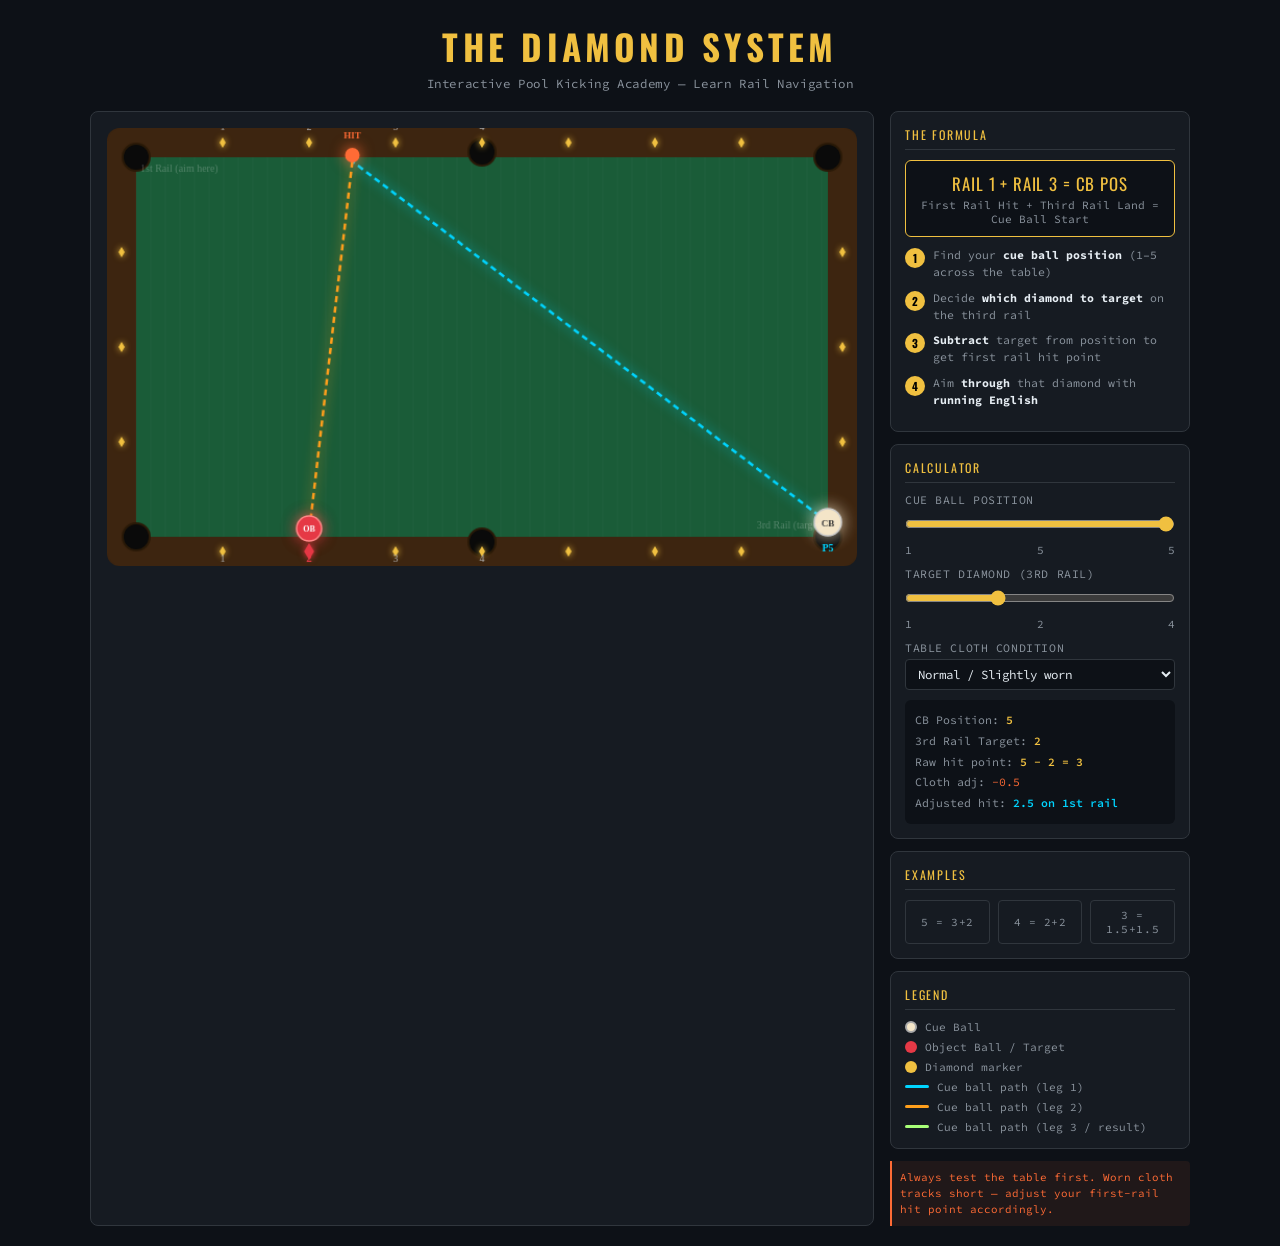
<file: asset/diamond_system.html>
<!DOCTYPE html>
<html lang="en">
<head>
<meta charset="UTF-8">
<meta name="viewport" content="width=device-width, initial-scale=1.0">
<title>Diamond System — Pool Kicking Academy</title>
<style>
  @import url('https://fonts.googleapis.com/css2?family=Oswald:wght@400;600;700&family=Source+Code+Pro:wght@400;600&display=swap');

  :root {
    --felt: #1a5c38;
    --felt-light: #206b42;
    --rail: #5c3a1e;
    --rail-dark: #3d2510;
    --diamond: #f0c040;
    --diamond-active: #ff6b35;
    --cue: #f5e6c8;
    --object: #e63946;
    --path1: #00d4ff;
    --path2: #ff9f1c;
    --path3: #a8ff78;
    --bg: #0d1117;
    --panel: #161b22;
    --border: #30363d;
    --text: #e6edf3;
    --muted: #8b949e;
    --accent: #f0c040;
  }

  * { box-sizing: border-box; margin: 0; padding: 0; }

  body {
    background: var(--bg);
    color: var(--text);
    font-family: 'Source Code Pro', monospace;
    min-height: 100vh;
    padding: 20px;
  }

  h1 {
    font-family: 'Oswald', sans-serif;
    font-size: clamp(1.4rem, 3vw, 2.2rem);
    color: var(--accent);
    text-align: center;
    letter-spacing: 0.12em;
    text-transform: uppercase;
    margin-bottom: 4px;
  }

  .subtitle {
    text-align: center;
    color: var(--muted);
    font-size: 0.78rem;
    letter-spacing: 0.05em;
    margin-bottom: 20px;
  }

  .layout {
    display: grid;
    grid-template-columns: 1fr 300px;
    gap: 16px;
    max-width: 1100px;
    margin: 0 auto;
  }

  @media (max-width: 780px) {
    .layout { grid-template-columns: 1fr; }
  }

  /* TABLE */
  .table-wrap {
    background: var(--panel);
    border: 1px solid var(--border);
    border-radius: 8px;
    padding: 16px;
  }

  canvas {
    display: block;
    width: 100%;
    border-radius: 4px;
    cursor: crosshair;
  }

  /* SIDE PANEL */
  .panel {
    display: flex;
    flex-direction: column;
    gap: 12px;
  }

  .card {
    background: var(--panel);
    border: 1px solid var(--border);
    border-radius: 8px;
    padding: 14px;
  }

  .card-title {
    font-family: 'Oswald', sans-serif;
    font-size: 0.75rem;
    letter-spacing: 0.15em;
    text-transform: uppercase;
    color: var(--accent);
    margin-bottom: 10px;
    border-bottom: 1px solid var(--border);
    padding-bottom: 6px;
  }

  .formula-box {
    background: #0d1117;
    border: 1px solid var(--accent);
    border-radius: 6px;
    padding: 10px 14px;
    text-align: center;
    margin-bottom: 10px;
  }

  .formula-box .big {
    font-family: 'Oswald', sans-serif;
    font-size: 1.05rem;
    color: var(--accent);
    letter-spacing: 0.05em;
  }

  .formula-box .small {
    font-size: 0.7rem;
    color: var(--muted);
    margin-top: 2px;
  }

  .step {
    display: flex;
    gap: 8px;
    align-items: flex-start;
    margin-bottom: 8px;
  }

  .step-num {
    background: var(--accent);
    color: #000;
    font-family: 'Oswald', sans-serif;
    font-weight: 700;
    font-size: 0.7rem;
    width: 20px;
    height: 20px;
    border-radius: 50%;
    display: flex;
    align-items: center;
    justify-content: center;
    flex-shrink: 0;
    margin-top: 1px;
  }

  .step-text {
    font-size: 0.72rem;
    color: var(--muted);
    line-height: 1.5;
  }

  .step-text strong { color: var(--text); }

  /* CONTROLS */
  .controls {
    display: flex;
    flex-direction: column;
    gap: 10px;
  }

  label {
    font-size: 0.72rem;
    color: var(--muted);
    display: block;
    margin-bottom: 4px;
    letter-spacing: 0.05em;
    text-transform: uppercase;
  }

  select, input[type=range] {
    width: 100%;
    background: #0d1117;
    border: 1px solid var(--border);
    border-radius: 4px;
    color: var(--text);
    font-family: 'Source Code Pro', monospace;
    font-size: 0.78rem;
    padding: 6px 8px;
    outline: none;
    cursor: pointer;
  }

  select:focus { border-color: var(--accent); }

  input[type=range] {
    padding: 4px 0;
    accent-color: var(--accent);
  }

  .range-row {
    display: flex;
    justify-content: space-between;
    font-size: 0.7rem;
    color: var(--muted);
    margin-top: 2px;
  }

  .calc-result {
    background: #0d1117;
    border-radius: 6px;
    padding: 10px;
    font-size: 0.72rem;
    line-height: 1.8;
    color: var(--muted);
  }

  .calc-result .highlight { color: var(--accent); font-weight: 600; }
  .calc-result .hit { color: var(--path1); font-weight: 600; }
  .calc-result .warn { color: #ff6b35; }

  .legend {
    display: flex;
    flex-direction: column;
    gap: 6px;
  }

  .legend-item {
    display: flex;
    align-items: center;
    gap: 8px;
    font-size: 0.7rem;
    color: var(--muted);
  }

  .legend-dot {
    width: 12px;
    height: 12px;
    border-radius: 50%;
    flex-shrink: 0;
  }

  .legend-line {
    width: 24px;
    height: 3px;
    border-radius: 2px;
    flex-shrink: 0;
  }

  .btn-row {
    display: flex;
    gap: 8px;
    flex-wrap: wrap;
  }

  button {
    flex: 1;
    background: transparent;
    border: 1px solid var(--border);
    color: var(--muted);
    font-family: 'Source Code Pro', monospace;
    font-size: 0.7rem;
    padding: 7px 10px;
    border-radius: 4px;
    cursor: pointer;
    letter-spacing: 0.05em;
    text-transform: uppercase;
    transition: all 0.15s;
  }

  button:hover {
    border-color: var(--accent);
    color: var(--accent);
  }

  button.active {
    background: var(--accent);
    border-color: var(--accent);
    color: #000;
    font-weight: 600;
  }

  .note {
    font-size: 0.68rem;
    color: #ff6b35;
    line-height: 1.5;
    padding: 8px;
    background: rgba(255,107,53,0.08);
    border-left: 2px solid #ff6b35;
    border-radius: 0 4px 4px 0;
  }
</style>
</head>
<body>

<h1>The Diamond System</h1>
<p class="subtitle">Interactive Pool Kicking Academy — Learn Rail Navigation</p>

<div class="layout">
  <div class="table-wrap">
    <canvas id="table" width="720" height="420"></canvas>
  </div>

  <div class="panel">

    <div class="card">
      <div class="card-title">The Formula</div>
      <div class="formula-box">
        <div class="big">RAIL 1 + RAIL 3 = CB POS</div>
        <div class="small">First Rail Hit + Third Rail Land = Cue Ball Start</div>
      </div>
      <div class="step">
        <div class="step-num">1</div>
        <div class="step-text">Find your <strong>cue ball position</strong> (1–5 across the table)</div>
      </div>
      <div class="step">
        <div class="step-num">2</div>
        <div class="step-text">Decide <strong>which diamond to target</strong> on the third rail</div>
      </div>
      <div class="step">
        <div class="step-num">3</div>
        <div class="step-text"><strong>Subtract</strong> target from position to get first rail hit point</div>
      </div>
      <div class="step">
        <div class="step-num">4</div>
        <div class="step-text">Aim <strong>through</strong> that diamond with <strong>running English</strong></div>
      </div>
    </div>

    <div class="card">
      <div class="card-title">Calculator</div>
      <div class="controls">
        <div>
          <label>Cue Ball Position</label>
          <input type="range" id="cbPos" min="1" max="5" step="0.5" value="5">
          <div class="range-row"><span>1</span><span id="cbPosVal">5</span><span>5</span></div>
        </div>
        <div>
          <label>Target Diamond (3rd Rail)</label>
          <input type="range" id="target" min="1" max="4" step="0.5" value="2">
          <div class="range-row"><span>1</span><span id="targetVal">2</span><span>4</span></div>
        </div>
        <div>
          <label>Table Cloth Condition</label>
          <select id="cloth">
            <option value="0">New / True tracking</option>
            <option value="-0.5" selected>Normal / Slightly worn</option>
            <option value="-1">Worn — tracks 1 short</option>
            <option value="-2">Very worn — tracks 2 short</option>
          </select>
        </div>
        <div class="calc-result" id="calcResult"></div>
      </div>
    </div>

    <div class="card">
      <div class="card-title">Examples</div>
      <div class="btn-row">
        <button onclick="loadExample(5,3,2)" id="ex1">5 = 3+2</button>
        <button onclick="loadExample(4,2,2)" id="ex2">4 = 2+2</button>
        <button onclick="loadExample(3,1.5,1.5)" id="ex3">3 = 1.5+1.5</button>
      </div>
    </div>

    <div class="card">
      <div class="card-title">Legend</div>
      <div class="legend">
        <div class="legend-item">
          <div class="legend-dot" style="background:#f5e6c8; border:2px solid #aaa;"></div>
          Cue Ball
        </div>
        <div class="legend-item">
          <div class="legend-dot" style="background:#e63946;"></div>
          Object Ball / Target
        </div>
        <div class="legend-item">
          <div class="legend-dot" style="background:#f0c040;"></div>
          Diamond marker
        </div>
        <div class="legend-item">
          <div class="legend-line" style="background:#00d4ff;"></div>
          Cue ball path (leg 1)
        </div>
        <div class="legend-item">
          <div class="legend-line" style="background:#ff9f1c;"></div>
          Cue ball path (leg 2)
        </div>
        <div class="legend-item">
          <div class="legend-line" style="background:#a8ff78;"></div>
          Cue ball path (leg 3 / result)
        </div>
      </div>
    </div>

    <div class="note">
      Always test the table first. Worn cloth tracks short — adjust your first-rail hit point accordingly.
    </div>

  </div>
</div>

<script>
const canvas = document.getElementById('table');
const ctx = canvas.getContext('2d');

// Table geometry (pixels)
const R = 28; // rail width
const W = canvas.width;
const H = canvas.height;
const FX = R;       // felt left
const FY = R;       // felt top
const FW = W - 2*R; // felt width
const FH = H - 2*R; // felt height

// Diamond positions
// Long rail: 8 segments => 7 diamonds (positions 1-7 from left corner)
// Short rail: 4 segments => 3 diamonds

function longX(n) { return FX + (n/8)*FW; }  // n = 0..8
function shortY(n) { return FY + (n/4)*FH; }  // n = 0..4

// Ball position (1-5) maps to x across the top of the table
// 1=left corner, 5=right corner (mirrored from short side perspective)
// In the system: position 5 = far right corner pocket side
// We'll place cue ball on the bottom short rail side
// and shoot up to the top long rail, across, and back

// Coordinate system:
// Cue ball starts near BOTTOM of table, along bottom long rail
// position 5 = bottom-right corner = (FX+FW, FY+FH)
// position 1 = bottom-left corner  = (FX, FY+FH)
// The cue ball position number maps to diamonds along the bottom long rail

// For the diamond system as described:
// CB position 5 => corner pocket (bottom right)
// CB position 1 => far up the bottom rail

function cbX(pos) {
  // pos 1 = left area, pos 5 = right corner
  return FX + ((pos-1)/4)*FW;
}

// First rail = top long rail (the rail the ball hits first)
// Diamond 1 = leftmost, Diamond 7 = rightmost (but we use 1-8 scale)
// In the formula: hit diamond 3 on first rail (out of 8 positions along top rail)
function firstRailX(d) {
  return FX + (d/8)*FW;
}

// Third rail = bottom long rail (same as start side but other end)
// Diamond 2 on third rail
function thirdRailX(d) {
  return FX + (d/8)*FW;
}

// --- State ---
let state = {
  cbPos: 5,
  targetDiamond: 2,
  clothOffset: -0.5,
};

function computeHit() {
  const raw = state.cbPos - state.targetDiamond;
  const adjusted = raw + state.clothOffset;
  return { raw, adjusted };
}

function updateCalc() {
  const { raw, adjusted } = computeHit();
  const cbPosSlider = parseFloat(document.getElementById('cbPos').value);
  const targetSlider = parseFloat(document.getElementById('target').value);
  document.getElementById('cbPosVal').textContent = cbPosSlider;
  document.getElementById('targetVal').textContent = targetSlider;

  let html = '';
  html += `CB Position: <span class="highlight">${state.cbPos}</span><br>`;
  html += `3rd Rail Target: <span class="highlight">${state.targetDiamond}</span><br>`;
  html += `Raw hit point: <span class="highlight">${state.cbPos} − ${state.targetDiamond} = ${raw}</span><br>`;

  if (state.clothOffset !== 0) {
    html += `Cloth adj: <span class="warn">${state.clothOffset > 0 ? '+' : ''}${state.clothOffset}</span><br>`;
    html += `Adjusted hit: <span class="hit">${adjusted.toFixed(1)} on 1st rail</span>`;
  } else {
    html += `Hit point: <span class="hit">${raw} on 1st rail</span>`;
  }

  if (adjusted <= 0 || adjusted > 8) {
    html += `<br><span class="warn">Warning: hit point out of range</span>`;
  }

  document.getElementById('calcResult').innerHTML = html;
  draw();
}

function draw() {
  ctx.clearRect(0, 0, W, H);

  // --- Rail background ---
  ctx.fillStyle = '#3d2510';
  ctx.beginPath();
  ctx.roundRect(0, 0, W, H, 12);
  ctx.fill();

  // --- Felt ---
  ctx.fillStyle = '#1a5c38';
  ctx.fillRect(FX, FY, FW, FH);

  // Felt texture lines
  ctx.strokeStyle = 'rgba(255,255,255,0.03)';
  ctx.lineWidth = 1;
  for (let x = FX; x < FX+FW; x += 14) {
    ctx.beginPath(); ctx.moveTo(x, FY); ctx.lineTo(x, FY+FH); ctx.stroke();
  }

  // --- Draw ball path ---
  const { raw, adjusted } = computeHit();
  const hitD = adjusted;
  const cbx = cbX(state.cbPos);
  const cby = FY + FH;  // bottom rail
  const firstRailHitX = firstRailX(hitD);
  const firstRailHitY = FY;  // top rail
  const thirdRailHitX = thirdRailX(state.targetDiamond);
  const thirdRailHitY = FY + FH;  // back to bottom rail
  const targetX = thirdRailHitX;
  const targetY = FY + FH - 8;

  // Leg 1: cue ball to top rail
  if (hitD > 0 && hitD <= 8) {
    ctx.save();
    ctx.shadowColor = '#00d4ff';
    ctx.shadowBlur = 12;
    ctx.strokeStyle = '#00d4ff';
    ctx.lineWidth = 2.5;
    ctx.setLineDash([6, 4]);
    ctx.beginPath();
    ctx.moveTo(cbx, cby - 14);
    ctx.lineTo(firstRailHitX, firstRailHitY + 4);
    ctx.stroke();
    ctx.restore();

    // Leg 2: top rail to third rail (short rail in between assumed)
    // For simplicity we go directly to the bottom hit point (3-rail path simplification)
    ctx.save();
    ctx.shadowColor = '#ff9f1c';
    ctx.shadowBlur = 12;
    ctx.strokeStyle = '#ff9f1c';
    ctx.lineWidth = 2.5;
    ctx.setLineDash([6, 4]);
    ctx.beginPath();
    ctx.moveTo(firstRailHitX, firstRailHitY + 4);
    // Bounce off short rail (right side) approximately
    const shortRailX = FX + FW;
    const shortRailY = FY + FH * 0.5; // midpoint approximation
    ctx.lineTo(thirdRailHitX, thirdRailHitY - 4);
    ctx.stroke();
    ctx.restore();

    // Arrow at end
    ctx.save();
    ctx.shadowColor = '#a8ff78';
    ctx.shadowBlur = 10;
    ctx.strokeStyle = '#a8ff78';
    ctx.fillStyle = '#a8ff78';
    ctx.lineWidth = 2;
    ctx.setLineDash([]);
    // small arrow pointing down
    const ax = thirdRailHitX;
    const ay = thirdRailHitY - 4;
    ctx.beginPath();
    ctx.moveTo(ax - 6, ay - 14);
    ctx.lineTo(ax, ay);
    ctx.lineTo(ax + 6, ay - 14);
    ctx.stroke();
    ctx.restore();
  }

  // --- Pockets ---
  const pocketR = 13;
  const pockets = [
    [FX, FY], [FX + FW/2, FY - 5], [FX+FW, FY],
    [FX, FY+FH], [FX + FW/2, FY+FH+5], [FX+FW, FY+FH]
  ];
  pockets.forEach(([px, py]) => {
    ctx.fillStyle = '#0a0a0a';
    ctx.beginPath();
    ctx.arc(px, py, pocketR, 0, Math.PI*2);
    ctx.fill();
    ctx.strokeStyle = '#2a1a08';
    ctx.lineWidth = 2;
    ctx.stroke();
  });

  // --- Diamonds ---
  // Top rail (first rail)
  for (let i = 1; i <= 7; i++) {
    const dx = FX + (i/8)*FW;
    const dy = FY - R/2;
    const isHit = Math.abs(i - hitD) < 0.3;
    drawDiamond(ctx, dx, dy, isHit ? 8 : 5, isHit ? '#ff6b35' : '#f0c040');
    if (i <= 4) {
      ctx.fillStyle = isHit ? '#ff6b35' : '#aaa';
      ctx.font = isHit ? 'bold 11px Source Code Pro' : '10px Source Code Pro';
      ctx.textAlign = 'center';
      ctx.fillText(i, dx, FY - R + 2);
    }
  }

  // Bottom rail (third rail)
  for (let i = 1; i <= 7; i++) {
    const dx = FX + (i/8)*FW;
    const dy = FY + FH + R/2;
    const isTarget = Math.abs(i - state.targetDiamond) < 0.3;
    const isCBPos = Math.abs(i*0.5 - state.cbPos*0.25) < 0.1; // rough
    drawDiamond(ctx, dx, dy, isTarget ? 8 : 5, isTarget ? '#e63946' : '#f0c040');
    if (i <= 4) {
      ctx.fillStyle = isTarget ? '#e63946' : '#aaa';
      ctx.font = isTarget ? 'bold 11px Source Code Pro' : '10px Source Code Pro';
      ctx.textAlign = 'center';
      ctx.fillText(i, dx, FY + FH + R - 4);
    }
  }

  // Ball position numbers along top edge (above table)
  for (let p = 1; p <= 5; p++) {
    const px = cbX(p);
    ctx.fillStyle = '#888';
    ctx.font = '10px Source Code Pro';
    ctx.textAlign = 'center';
    ctx.fillText('P'+p, px, FY - R - 6);
  }

  // Left and right short rail diamonds
  for (let i = 1; i <= 3; i++) {
    const dy = FY + (i/4)*FH;
    // Left
    drawDiamond(ctx, FX - R/2, dy, 5, '#f0c040');
    // Right
    drawDiamond(ctx, FX + FW + R/2, dy, 5, '#f0c040');
  }

  // --- Cue Ball ---
  ctx.save();
  ctx.shadowColor = 'rgba(245,230,200,0.8)';
  ctx.shadowBlur = 16;
  ctx.beginPath();
  ctx.arc(cbx, cby - 14, 13, 0, Math.PI*2);
  ctx.fillStyle = '#f5e6c8';
  ctx.fill();
  ctx.strokeStyle = '#ccc';
  ctx.lineWidth = 1.5;
  ctx.stroke();
  ctx.restore();

  ctx.fillStyle = '#333';
  ctx.font = 'bold 9px Source Code Pro';
  ctx.textAlign = 'center';
  ctx.fillText('CB', cbx, cby - 10);

  // CB position label
  ctx.fillStyle = '#00d4ff';
  ctx.font = 'bold 10px Source Code Pro';
  ctx.fillText('P' + state.cbPos, cbx, cby + 14);

  // --- Object ball at target ---
  if (hitD > 0 && hitD <= 8) {
    ctx.save();
    ctx.shadowColor = 'rgba(230,57,70,0.8)';
    ctx.shadowBlur = 14;
    ctx.beginPath();
    ctx.arc(targetX, targetY, 12, 0, Math.PI*2);
    ctx.fillStyle = '#e63946';
    ctx.fill();
    ctx.strokeStyle = '#ff8888';
    ctx.lineWidth = 1.5;
    ctx.stroke();
    ctx.restore();
    ctx.fillStyle = '#fff';
    ctx.font = 'bold 8px Source Code Pro';
    ctx.textAlign = 'center';
    ctx.fillText('OB', targetX, targetY + 3);
  }

  // --- Hit point marker on first rail ---
  if (hitD > 0 && hitD <= 8) {
    const hx = firstRailX(hitD);
    ctx.save();
    ctx.shadowColor = '#ff6b35';
    ctx.shadowBlur = 14;
    ctx.fillStyle = '#ff6b35';
    ctx.beginPath();
    ctx.arc(hx, FY - 2, 7, 0, Math.PI*2);
    ctx.fill();
    ctx.restore();
    ctx.fillStyle = '#ff6b35';
    ctx.font = 'bold 9px Source Code Pro';
    ctx.textAlign = 'center';
    ctx.fillText('HIT', hx, FY - 18);
  }

  // --- Labels ---
  ctx.fillStyle = 'rgba(255,255,255,0.25)';
  ctx.font = '10px Source Code Pro';
  ctx.textAlign = 'left';
  ctx.fillText('1st Rail (aim here)', FX + 4, FY + 14);
  ctx.textAlign = 'right';
  ctx.fillText('3rd Rail (target)', FX + FW - 4, FY + FH - 8);
}

function drawDiamond(ctx, x, y, size, color) {
  ctx.save();
  ctx.fillStyle = color;
  ctx.shadowColor = color;
  ctx.shadowBlur = 6;
  ctx.beginPath();
  ctx.moveTo(x, y - size);
  ctx.lineTo(x + size*0.6, y);
  ctx.lineTo(x, y + size);
  ctx.lineTo(x - size*0.6, y);
  ctx.closePath();
  ctx.fill();
  ctx.restore();
}

// Event listeners
document.getElementById('cbPos').addEventListener('input', function() {
  state.cbPos = parseFloat(this.value);
  updateCalc();
});

document.getElementById('target').addEventListener('input', function() {
  state.targetDiamond = parseFloat(this.value);
  updateCalc();
});

document.getElementById('cloth').addEventListener('change', function() {
  state.clothOffset = parseFloat(this.value);
  updateCalc();
});

function loadExample(pos, firstRail, thirdRail) {
  state.cbPos = pos;
  state.targetDiamond = thirdRail;
  document.getElementById('cbPos').value = pos;
  document.getElementById('target').value = thirdRail;
  updateCalc();
}

// Init
updateCalc();
</script>
</body>
</html>
</file>
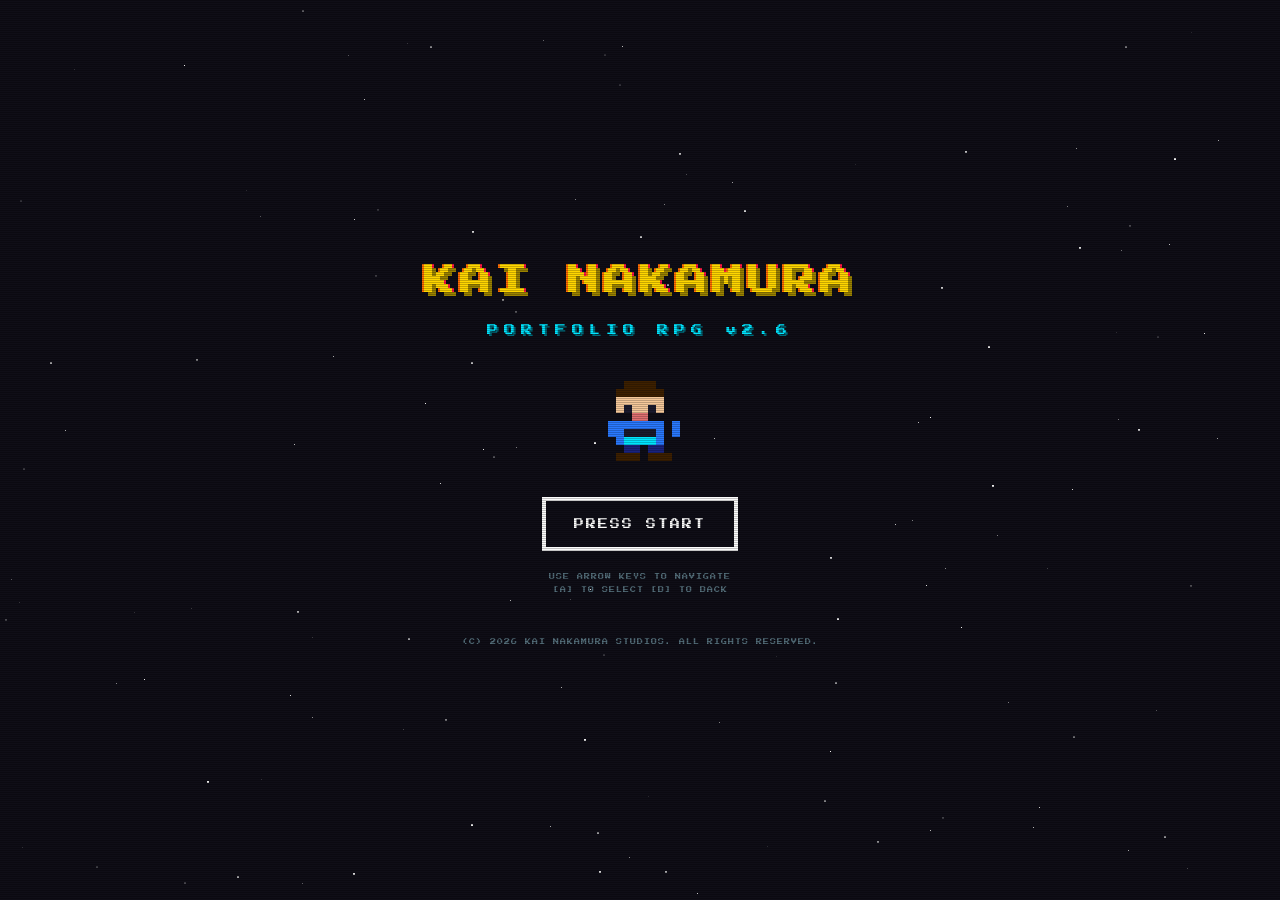
<file: asset/pixel.html>
<!DOCTYPE html>
<html lang="en">
<head>
<meta charset="UTF-8">
<meta name="viewport" content="width=device-width, initial-scale=1.0">
<title>KAI.EXE — PRESS START</title>
<style>
@import url('https://fonts.googleapis.com/css2?family=Press+Start+2P&display=swap');

:root {
  --black:   #000000;
  --white:   #fcfcfc;
  --bg:      #1a1a2e;
  --panel:   #16213e;
  --darker:  #0f0e17;
  --green:   #00e676;
  --yellow:  #ffd600;
  --red:     #ff1744;
  --blue:    #2979ff;
  --cyan:    #00e5ff;
  --purple:  #d500f9;
  --orange:  #ff6d00;
  --gray:    #546e7a;
  --silver:  #90a4ae;
}

*, *::before, *::after { box-sizing: border-box; margin: 0; padding: 0; }
html { scroll-behavior: smooth; }

body {
  background: var(--darker);
  color: var(--white);
  font-family: 'Press Start 2P', monospace;
  font-size: 8px;
  line-height: 1.8;
  overflow-x: hidden;
  image-rendering: pixelated;
}

/* SCANLINES */
body::after {
  content: '';
  position: fixed;
  inset: 0;
  background: repeating-linear-gradient(
    0deg,
    rgba(0,0,0,0) 0px, rgba(0,0,0,0) 1px,
    rgba(0,0,0,0.22) 1px, rgba(0,0,0,0.22) 2px
  );
  pointer-events: none;
  z-index: 9999;
}

/* ===========================
   TITLE SCREEN
=========================== */
#title-screen {
  min-height: 100vh;
  display: flex;
  flex-direction: column;
  align-items: center;
  justify-content: center;
  background: var(--darker);
  position: relative;
  overflow: hidden;
  padding: 40px 20px;
}

#title-screen canvas {
  position: absolute;
  inset: 0;
  z-index: 0;
}

.title-content { position: relative; z-index: 1; text-align: center; }

.logo-line1 {
  font-size: clamp(14px, 3.5vw, 32px);
  color: var(--yellow);
  text-shadow: 4px 4px 0 #9a8200, -2px 0 0 var(--orange), 2px 0 0 var(--red);
  display: block;
  letter-spacing: 4px;
  margin-bottom: 12px;
  animation: logoglitch 4s steps(1) infinite;
}

.logo-line2 {
  font-size: clamp(7px, 1.2vw, 11px);
  color: var(--cyan);
  display: block;
  letter-spacing: 6px;
  text-shadow: 2px 2px 0 #006a7a;
  margin-bottom: 40px;
}

@keyframes logoglitch {
  0%,88%,100% { text-shadow: 4px 4px 0 #9a8200,-2px 0 0 var(--orange),2px 0 0 var(--red); transform: none; }
  90% { text-shadow: -6px 4px 0 var(--red), 6px 4px 0 var(--cyan); transform: skewX(-3deg); }
  93% { text-shadow: 4px 4px 0 #9a8200; transform: none; }
}

.hero-sprite-wrap {
  margin: 0 auto 36px;
  width: 80px; height: 80px;
  animation: bobble 0.6s steps(2) infinite;
}

@keyframes bobble { 0%{transform:translateY(0)} 50%{transform:translateY(-6px)} }

.press-start-btn {
  font-family: 'Press Start 2P', monospace;
  font-size: 10px;
  color: var(--white);
  letter-spacing: 2px;
  animation: blink 1s step-end infinite;
  cursor: pointer;
  padding: 14px 28px;
  border: 4px solid var(--white);
  background: transparent;
  display: inline-block;
  transition: none;
}

.press-start-btn:hover {
  background: var(--white);
  color: var(--darker);
  animation: none;
}

@keyframes blink { 0%,100%{opacity:1} 50%{opacity:0} }

.title-hint { font-size: 6px; color: var(--gray); margin-top: 20px; letter-spacing: 1px; line-height: 2.2; }
.title-copy  { font-size: 6px; color: var(--gray); margin-top: 40px; letter-spacing: 1px; }

/* ===========================
   GAME WORLD
=========================== */
#game-world { display: none; }
#game-world.active { display: block; }

/* ===========================
   HUD
=========================== */
.hud {
  background: var(--black);
  border-bottom: 4px solid var(--yellow);
  padding: 8px 20px;
  display: flex;
  align-items: center;
  justify-content: space-between;
  gap: 16px;
  position: sticky;
  top: 0;
  z-index: 100;
  flex-wrap: wrap;
}

.hud-left { display: flex; align-items: center; gap: 16px; flex-wrap: wrap; }
.hud-name { font-size: 7px; color: var(--yellow); }

.hp-row { display: flex; align-items: center; gap: 6px; }
.hp-label { font-size: 6px; color: var(--red); }
.hp-bar { width: 72px; height: 10px; background: #111; border: 2px solid var(--white); overflow: hidden; }
.hp-fill { width: 78%; height: 100%; background: repeating-linear-gradient(90deg, var(--green) 0 6px, #007a3a 6px 8px); }
.hp-num  { font-size: 6px; color: var(--green); }

.xp-row { display: flex; align-items: center; gap: 6px; }
.xp-label { font-size: 6px; color: var(--cyan); }
.xp-bar { width: 56px; height: 8px; background: #111; border: 2px solid var(--white); overflow: hidden; }
.xp-fill { width: 65%; height: 100%; background: var(--cyan); }

.hud-nav { display: flex; gap: 4px; flex-wrap: wrap; }

.hud-btn {
  font-family: 'Press Start 2P', monospace;
  font-size: 6px;
  padding: 6px 10px;
  background: var(--black);
  color: var(--silver);
  border: 2px solid var(--gray);
  cursor: pointer;
  text-decoration: none;
  letter-spacing: 1px;
}

.hud-btn:hover, .hud-btn.active {
  background: var(--yellow);
  color: var(--black);
  border-color: var(--yellow);
}

.hud-gold { font-size: 6px; color: var(--yellow); white-space: nowrap; }

/* ===========================
   WORLD MAP HERO SECTION
=========================== */
#world {
  padding: 40px 20px;
  background: var(--bg);
  min-height: 70vh;
  display: flex;
  align-items: center;
  gap: 40px;
  flex-wrap: wrap;
  position: relative;
  overflow: hidden;
}

#world::before {
  content: '';
  position: absolute;
  inset: 0;
  background-image:
    linear-gradient(rgba(255,255,255,0.025) 1px, transparent 1px),
    linear-gradient(90deg, rgba(255,255,255,0.025) 1px, transparent 1px);
  background-size: 20px 20px;
  pointer-events: none;
}

.tile-map {
  display: grid;
  grid-template-columns: repeat(16, 20px);
  grid-template-rows: repeat(10, 20px);
  border: 4px solid var(--white);
  box-shadow: 6px 6px 0 var(--black);
  overflow: hidden;
  flex-shrink: 0;
}

.t           { width: 20px; height: 20px; }
.t-g         { background: #2d5a1b; }
.t-gg        { background: #3a7022; }
.t-w         { background: #1565c0; }
.t-ww        { background: #1976d2; }
.t-m         { background: #5d4037; }
.t-mm        { background: #795548; }
.t-s         { background: #f9a825; }
.t-r         { background: #616161; }
.t-f         { background: #1b5e20; }
.t-ff        { background: #256029; }
.t-h         { background: #880e4f; }
.t-player    { background: var(--yellow); position: relative; animation: map-pulse 0.8s steps(2) infinite; }
.t-player::before { content:''; position:absolute; inset:5px; background:var(--red); }

@keyframes map-pulse { 0%{opacity:1} 50%{opacity:0.5} }

.map-label-row { font-size: 5px; color: var(--yellow); margin-top: 8px; letter-spacing: 1px; }

.world-info { flex: 1; min-width: 280px; }

/* DIALOG BOX */
.dialog-box {
  background: var(--black);
  border: 4px solid var(--white);
  box-shadow: 4px 4px 0 var(--gray);
  padding: 18px 20px;
  position: relative;
  margin-bottom: 20px;
}

.dialog-cursor {
  position: absolute;
  bottom: 10px; right: 14px;
  width: 8px; height: 8px;
  background: var(--white);
  animation: blink 0.6s step-end infinite;
}

.dialog-portrait {
  float: left;
  width: 48px; height: 48px;
  margin-right: 16px;
  border: 2px solid var(--gray);
}

.dialog-speaker { font-size: 7px; color: var(--cyan); display: block; margin-bottom: 10px; }
.dialog-text    { font-size: 7px; color: var(--white); line-height: 2.2; overflow: hidden; }

.typewriter {
  animation: type-in 3.5s steps(90, end) both;
}
@keyframes type-in { from{clip-path:inset(0 100% 0 0)} to{clip-path:inset(0 0% 0 0)} }

.stat-grid {
  display: grid;
  grid-template-columns: 1fr 1fr;
  gap: 8px;
}

.stat-item {
  background: var(--black);
  border: 2px solid var(--gray);
  padding: 10px 12px;
  display: flex;
  justify-content: space-between;
  align-items: center;
}

.stat-label { font-size: 6px; color: var(--silver); }
.stat-val   { font-size: 7px; color: var(--yellow); }
.stat-val-green  { color: var(--green); animation: blink 1s step-end infinite; }

/* ===========================
   SECTION WRAPPER
=========================== */
.section-wrap { padding: 40px 20px; }
.section-wrap:nth-child(even) { background: var(--panel); }

.section-header {
  display: flex;
  align-items: center;
  gap: 14px;
  margin-bottom: 28px;
}

.section-icon {
  width: 22px; height: 22px;
  background: var(--yellow);
  color: var(--black);
  display: flex;
  align-items: center;
  justify-content: center;
  font-size: 8px;
  flex-shrink: 0;
}

.section-title-text {
  font-size: 9px;
  color: var(--yellow);
  letter-spacing: 2px;
  border-bottom: 2px solid var(--yellow);
  padding-bottom: 6px;
}

/* ===========================
   EQUIPMENT / SKILLS
=========================== */
.equip-grid {
  display: grid;
  grid-template-columns: repeat(auto-fill, minmax(210px, 1fr));
  gap: 14px;
}

.equip-slot {
  background: var(--black);
  border: 3px solid var(--gray);
  padding: 14px;
  position: relative;
}

.equip-slot:hover { border-color: var(--yellow); }

.equip-slot::before {
  content: attr(data-rarity);
  position: absolute;
  top: -10px; right: 8px;
  background: var(--black);
  font-size: 5px;
  padding: 2px 6px;
  letter-spacing: 1px;
}

.r-legendary::before { color: var(--yellow); border: 1px solid var(--yellow); }
.r-epic::before      { color: var(--purple); border: 1px solid var(--purple); }
.r-rare::before      { color: var(--cyan);   border: 1px solid var(--cyan); }
.r-common::before    { color: var(--silver); border: 1px solid var(--silver); }

.equip-name { font-size: 7px; color: var(--white); margin-bottom: 10px; }

.bar-header { display:flex; justify-content:space-between; margin-bottom:4px; }
.bar-key    { font-size:5px; color:var(--silver); }
.bar-val    { font-size:5px; color:var(--white); }

.bar-track { height:8px; background:#111; border:2px solid #333; overflow:hidden; margin-bottom:6px; }
.bar-fill  { height:100%; animation: bfill 1.5s ease both; }
@keyframes bfill { from{width:0!important} }

.bf-legend  { background:var(--yellow); }
.bf-epic    { background:var(--purple); }
.bf-rare    { background:var(--cyan); }
.bf-common  { background:var(--silver); }

.equip-note { font-size:5px; color:var(--gray); }

/* ===========================
   INVENTORY / PROJECTS
=========================== */
.inventory {
  display: grid;
  grid-template-columns: repeat(auto-fill, minmax(270px, 1fr));
  gap: 18px;
}

.item-card {
  background: var(--black);
  border: 3px solid var(--gray);
  cursor: pointer;
  position: relative;
  transition: none;
}

.item-card:hover {
  border-color: var(--white);
  transform: translate(-3px,-3px);
  box-shadow: 3px 3px 0 var(--yellow);
}

.item-top {
  padding: 14px;
  border-bottom: 2px solid #1a1a1a;
  display: flex;
  gap: 14px;
  align-items: flex-start;
}

.item-icon-box {
  width: 48px; height: 48px;
  flex-shrink: 0;
  image-rendering: pixelated;
}

.item-meta { flex: 1; }
.item-name { font-size: 7px; color: var(--white); margin-bottom: 6px; line-height: 1.7; }
.item-type { font-size: 5px; color: var(--purple); margin-bottom: 8px; }

.badge-row { display:flex; gap:6px; flex-wrap:wrap; }

.badge {
  font-size: 5px;
  padding: 2px 5px;
  border: 1px solid;
}

.b-green  { color:var(--green);  border-color:var(--green); }
.b-yellow { color:var(--yellow); border-color:var(--yellow); }
.b-cyan   { color:var(--cyan);   border-color:var(--cyan); }
.b-purple { color:var(--purple); border-color:var(--purple); }
.b-red    { color:var(--red);    border-color:var(--red); }
.b-orange { color:var(--orange); border-color:var(--orange); }

.item-desc {
  padding: 12px 14px;
  font-size: 6px;
  color: var(--silver);
  line-height: 2.2;
}

.item-actions {
  padding: 10px 14px;
  border-top: 2px solid #1a1a1a;
  display: flex;
  gap: 10px;
}

.item-btn {
  font-family: 'Press Start 2P', monospace;
  font-size: 5px;
  padding: 6px 10px;
  background: var(--black);
  border: 2px solid;
  cursor: pointer;
  text-decoration: none;
  letter-spacing: 1px;
}

.ibtn-g { color:var(--green);  border-color:var(--green); }
.ibtn-g:hover { background:var(--green); color:var(--black); }
.ibtn-c { color:var(--cyan);   border-color:var(--cyan); }
.ibtn-c:hover { background:var(--cyan); color:var(--black); }

/* ===========================
   QUEST LOG
=========================== */
.quest-log { max-width: 760px; }

.quest-item {
  background: var(--black);
  border: 3px solid var(--gray);
  margin-bottom: 14px;
}

.quest-item.active    { border-color: var(--yellow); }
.quest-item.completed { border-color: var(--green); }

.quest-header {
  padding: 12px 14px;
  display: flex;
  align-items: center;
  gap: 12px;
  flex-wrap: wrap;
  border-bottom: 2px solid #1a1a1a;
}

.q-status {
  font-size: 5px;
  padding: 3px 8px;
}

.q-active   { background:var(--yellow); color:var(--black); animation:blink 1s step-end infinite; }
.q-complete { background:var(--green);  color:var(--black); }

.q-title { font-size: 7px; color: var(--white); flex: 1; }
.q-date  { font-size: 5px; color: var(--gray); margin-left: auto; white-space: nowrap; }

.quest-body { padding: 14px; }
.q-company { font-size: 6px; color: var(--cyan); margin-bottom: 8px; }
.q-desc    { font-size: 6px; color: var(--silver); line-height: 2.2; margin-bottom: 12px; }

.q-rewards { display:flex; align-items:center; gap:8px; flex-wrap:wrap; }
.q-rlabel  { font-size:5px; color:var(--yellow); }

/* ===========================
   SAVE / CONTACT
=========================== */
#contact-section {
  background: var(--darker);
  padding: 60px 20px;
  text-align: center;
  position: relative;
  overflow: hidden;
}

#contact-section::before {
  content: '';
  position: absolute;
  inset: 0;
  background: repeating-linear-gradient(
    0deg, transparent 0, transparent 18px,
    rgba(255,214,0,0.04) 18px, rgba(255,214,0,0.04) 20px
  );
  pointer-events: none;
}

.save-box {
  max-width: 460px;
  margin: 0 auto;
  background: var(--black);
  border: 4px solid var(--yellow);
  box-shadow: 0 0 0 4px var(--black), 8px 8px 0 var(--yellow);
  padding: 36px 28px;
  position: relative;
  z-index: 1;
}

.save-title    { font-size: 11px; color: var(--yellow); margin-bottom: 8px; letter-spacing: 2px; }
.save-subtitle { font-size: 6px; color: var(--gray); margin-bottom: 28px; letter-spacing: 1px; }

.save-slot {
  background: #0a0a0a;
  border: 2px solid #2a2a2a;
  padding: 11px 14px;
  margin-bottom: 8px;
  display: flex;
  align-items: center;
  justify-content: space-between;
  cursor: pointer;
}

.save-slot:hover { border-color: var(--yellow); background: #1a1800; }

.ss-label { font-size: 6px; color: var(--silver); }
.ss-val   { font-size: 6px; color: var(--cyan); }
.ss-open  { color: var(--green); }

.save-email {
  display: block;
  font-size: 8px;
  color: var(--green);
  text-decoration: none;
  padding: 12px;
  border: 2px solid var(--green);
  margin: 20px 0 24px;
  letter-spacing: 1px;
}

.save-email:hover { background: var(--green); color: var(--black); }

.social-row { display:flex; justify-content:center; gap:10px; flex-wrap:wrap; }

.soc-btn {
  font-family: 'Press Start 2P', monospace;
  font-size: 6px;
  padding: 9px 12px;
  background: var(--black);
  border: 2px solid;
  cursor: pointer;
  text-decoration: none;
  letter-spacing: 1px;
}

.soc-btn:hover { filter: invert(1); }
.soc-gh { color:var(--white);  border-color:var(--white); }
.soc-li { color:var(--cyan);   border-color:var(--cyan); }
.soc-tw { color:var(--purple); border-color:var(--purple); }

/* ===========================
   FOOTER
=========================== */
footer {
  background: var(--black);
  border-top: 4px solid var(--yellow);
  padding: 14px 20px;
  display: flex;
  justify-content: space-between;
  align-items: center;
  flex-wrap: wrap;
  gap: 10px;
}

.f-text   { font-size: 6px; color: var(--gray); letter-spacing: 1px; }
.f-credit { font-size: 6px; color: var(--yellow); }

/* ===========================
   TOASTS
=========================== */
.notif-stack {
  position: fixed;
  bottom: 20px; right: 20px;
  z-index: 9998;
  display: flex;
  flex-direction: column;
  gap: 8px;
  pointer-events: none;
}

.notif {
  background: var(--black);
  border: 3px solid var(--green);
  padding: 8px 14px;
  font-size: 6px;
  color: var(--green);
  letter-spacing: 1px;
  animation: nin 0.2s steps(3) both, nout 0.3s steps(3) 3s forwards;
}

@keyframes nin  { from{opacity:0;transform:translateX(20px)} to{opacity:1;transform:none} }
@keyframes nout { from{opacity:1} to{opacity:0} }

/* ===========================
   SCREEN WIPE
=========================== */
.screen-wipe {
  position: fixed;
  inset: 0;
  background: var(--black);
  z-index: 9997;
  pointer-events: none;
  animation: swipe 0.7s steps(8) forwards;
}

@keyframes swipe { from{clip-path:inset(0)} to{clip-path:inset(0 0 0 100%)} }

/* ===========================
   FADE UP OBSERVER
=========================== */
.fu { opacity:0; transform:translateY(12px); transition: opacity .35s, transform .35s; }
.fu.vis { opacity:1; transform:none; }

/* ===========================
   RESPONSIVE
=========================== */
@media (max-width:640px) {
  .tile-map { grid-template-columns:repeat(16,16px); grid-template-rows:repeat(10,16px); }
  .t { width:16px; height:16px; }
  .hud-nav .hud-btn { font-size:5px; padding:4px 6px; }
  .logo-line1 { font-size:16px; }
}
</style>
</head>
<body>

<!-- ============================
     TITLE SCREEN
============================= -->
<div id="title-screen">
  <canvas id="starfield"></canvas>
  <div class="title-content">

    <span class="logo-line1">KAI NAKAMURA</span>
    <span class="logo-line2">PORTFOLIO RPG  v2.6</span>

    <!-- 8-bit character sprite -->
    <div class="hero-sprite-wrap">
      <svg width="80" height="80" viewBox="0 0 10 10" xmlns="http://www.w3.org/2000/svg"
           style="image-rendering:pixelated;width:80px;height:80px;display:block">
        <rect x="3" y="0" width="4" height="1" fill="#3e2000"/>
        <rect x="2" y="1" width="6" height="1" fill="#3e2000"/>
        <rect x="2" y="2" width="6" height="2" fill="#f5c89a"/>
        <rect x="3" y="3" width="1" height="1" fill="#1a1a2e"/>
        <rect x="6" y="3" width="1" height="1" fill="#1a1a2e"/>
        <rect x="4" y="4" width="2" height="1" fill="#e07070"/>
        <rect x="2" y="5" width="6" height="3" fill="#2979ff"/>
        <rect x="1" y="5" width="1" height="2" fill="#2979ff"/>
        <rect x="9" y="5" width="1" height="2" fill="#2979ff"/>
        <rect x="3" y="6" width="4" height="2" fill="#00e5ff"/>
        <rect x="3" y="6" width="4" height="1" fill="#1a1a2e"/>
        <rect x="3" y="8" width="2" height="2" fill="#1a237e"/>
        <rect x="6" y="8" width="2" height="2" fill="#1a237e"/>
        <rect x="2" y="9" width="3" height="1" fill="#3e2000"/>
        <rect x="6" y="9" width="3" height="1" fill="#3e2000"/>
      </svg>
    </div>

    <div class="press-start-btn" id="start-btn" onclick="startGame()">PRESS START</div>

    <div class="title-hint">
      USE ARROW KEYS TO NAVIGATE<br>
      [A] TO SELECT  [B] TO BACK
    </div>

    <p class="title-copy">(C) 2026 KAI NAKAMURA STUDIOS. ALL RIGHTS RESERVED.</p>
  </div>
</div>

<!-- ============================
     GAME WORLD
============================= -->
<div id="game-world">

  <!-- HUD BAR -->
  <div class="hud">
    <div class="hud-left">
      <span class="hud-name">KAI  LVL.5</span>
      <div class="hp-row">
        <span class="hp-label">HP</span>
        <div class="hp-bar"><div class="hp-fill"></div></div>
        <span class="hp-num">78/100</span>
      </div>
      <div class="xp-row">
        <span class="xp-label">XP</span>
        <div class="xp-bar"><div class="xp-fill"></div></div>
      </div>
    </div>
    <nav class="hud-nav">
      <a href="#world"            class="hud-btn active">MAP</a>
      <a href="#skills"           class="hud-btn">SKILLS</a>
      <a href="#projects"         class="hud-btn">ITEMS</a>
      <a href="#quests"           class="hud-btn">QUESTS</a>
      <a href="#contact-section"  class="hud-btn">SAVE</a>
    </nav>
    <span class="hud-gold">GOLD: 9,240</span>
  </div>

  <!-- WORLD / HERO -->
  <div id="world">

    <div class="fu">
      <div class="map-label-row" style="margin-bottom:8px;">WORLD MAP — INTERNET REALM</div>
      <div class="tile-map">
        <!-- Row 1 -->
        <div class="t t-w"></div><div class="t t-ww"></div><div class="t t-w"></div><div class="t t-w"></div><div class="t t-s"></div><div class="t t-s"></div><div class="t t-g"></div><div class="t t-g"></div><div class="t t-g"></div><div class="t t-f"></div><div class="t t-f"></div><div class="t t-ff"></div><div class="t t-f"></div><div class="t t-mm"></div><div class="t t-m"></div><div class="t t-m"></div>
        <!-- Row 2 -->
        <div class="t t-ww"></div><div class="t t-w"></div><div class="t t-w"></div><div class="t t-s"></div><div class="t t-s"></div><div class="t t-g"></div><div class="t t-gg"></div><div class="t t-g"></div><div class="t t-f"></div><div class="t t-f"></div><div class="t t-ff"></div><div class="t t-f"></div><div class="t t-mm"></div><div class="t t-m"></div><div class="t t-m"></div><div class="t t-m"></div>
        <!-- Row 3 -->
        <div class="t t-w"></div><div class="t t-s"></div><div class="t t-s"></div><div class="t t-g"></div><div class="t t-g"></div><div class="t t-gg"></div><div class="t t-r"></div><div class="t t-r"></div><div class="t t-r"></div><div class="t t-g"></div><div class="t t-f"></div><div class="t t-ff"></div><div class="t t-mm"></div><div class="t t-m"></div><div class="t t-m"></div><div class="t t-m"></div>
        <!-- Row 4 -->
        <div class="t t-s"></div><div class="t t-g"></div><div class="t t-g"></div><div class="t t-gg"></div><div class="t t-g"></div><div class="t t-r"></div><div class="t t-h"></div><div class="t t-r"></div><div class="t t-r"></div><div class="t t-g"></div><div class="t t-g"></div><div class="t t-f"></div><div class="t t-f"></div><div class="t t-mm"></div><div class="t t-m"></div><div class="t t-m"></div>
        <!-- Row 5 — PLAYER -->
        <div class="t t-g"></div><div class="t t-gg"></div><div class="t t-g"></div><div class="t t-g"></div><div class="t t-r"></div><div class="t t-r"></div><div class="t t-r"></div><div class="t t-player" id="map-player"></div><div class="t t-r"></div><div class="t t-r"></div><div class="t t-g"></div><div class="t t-g"></div><div class="t t-f"></div><div class="t t-f"></div><div class="t t-mm"></div><div class="t t-m"></div>
        <!-- Row 6 -->
        <div class="t t-g"></div><div class="t t-g"></div><div class="t t-gg"></div><div class="t t-g"></div><div class="t t-g"></div><div class="t t-r"></div><div class="t t-r"></div><div class="t t-r"></div><div class="t t-r"></div><div class="t t-g"></div><div class="t t-g"></div><div class="t t-g"></div><div class="t t-f"></div><div class="t t-ff"></div><div class="t t-f"></div><div class="t t-mm"></div>
        <!-- Row 7 -->
        <div class="t t-g"></div><div class="t t-gg"></div><div class="t t-g"></div><div class="t t-g"></div><div class="t t-g"></div><div class="t t-g"></div><div class="t t-r"></div><div class="t t-g"></div><div class="t t-g"></div><div class="t t-g"></div><div class="t t-gg"></div><div class="t t-g"></div><div class="t t-g"></div><div class="t t-f"></div><div class="t t-ff"></div><div class="t t-f"></div>
        <!-- Row 8 -->
        <div class="t t-g"></div><div class="t t-g"></div><div class="t t-gg"></div><div class="t t-g"></div><div class="t t-g"></div><div class="t t-g"></div><div class="t t-r"></div><div class="t t-g"></div><div class="t t-h"></div><div class="t t-g"></div><div class="t t-g"></div><div class="t t-g"></div><div class="t t-g"></div><div class="t t-gg"></div><div class="t t-f"></div><div class="t t-ff"></div>
        <!-- Row 9 -->
        <div class="t t-ww"></div><div class="t t-w"></div><div class="t t-s"></div><div class="t t-g"></div><div class="t t-g"></div><div class="t t-r"></div><div class="t t-r"></div><div class="t t-r"></div><div class="t t-g"></div><div class="t t-g"></div><div class="t t-g"></div><div class="t t-gg"></div><div class="t t-g"></div><div class="t t-g"></div><div class="t t-g"></div><div class="t t-f"></div>
        <!-- Row 10 -->
        <div class="t t-w"></div><div class="t t-ww"></div><div class="t t-w"></div><div class="t t-s"></div><div class="t t-s"></div><div class="t t-g"></div><div class="t t-g"></div><div class="t t-g"></div><div class="t t-g"></div><div class="t t-g"></div><div class="t t-g"></div><div class="t t-g"></div><div class="t t-gg"></div><div class="t t-g"></div><div class="t t-g"></div><div class="t t-g"></div>
      </div>
      <div class="map-label-row">YOU ARE HERE: <span style="color:var(--yellow)">AXIOM LABS DUNGEON</span></div>
    </div>

    <div class="world-info fu">
      <div class="dialog-box">
        <svg class="dialog-portrait" width="48" height="48" viewBox="0 0 6 6"
             style="image-rendering:pixelated;display:block">
          <rect width="6" height="6" fill="#1a1a2e"/>
          <rect x="1" y="0" width="4" height="1" fill="#3e2000"/>
          <rect x="1" y="1" width="4" height="2" fill="#f5c89a"/>
          <rect x="1" y="2" width="1" height="1" fill="#1a1a2e"/>
          <rect x="4" y="2" width="1" height="1" fill="#1a1a2e"/>
          <rect x="2" y="3" width="2" height="1" fill="#e07070"/>
          <rect x="1" y="4" width="4" height="2" fill="#2979ff"/>
        </svg>
        <div class="dialog-text">
          <span class="dialog-speaker">KAI NAKAMURA:</span>
          <span class="typewriter">Greetings, traveler. I am a fullstack developer with 5 years of quest experience. I build scalable web apps and slay bugs for a living.</span>
        </div>
        <div class="dialog-cursor"></div>
      </div>

      <div class="stat-grid">
        <div class="stat-item"><span class="stat-label">CLASS</span><span class="stat-val">FULLSTACK</span></div>
        <div class="stat-item"><span class="stat-label">LEVEL</span><span class="stat-val">LVL 5</span></div>
        <div class="stat-item"><span class="stat-label">LOCATION</span><span class="stat-val">TOKYO, JP</span></div>
        <div class="stat-item"><span class="stat-label">STATUS</span><span class="stat-val stat-val-green">OPEN</span></div>
        <div class="stat-item"><span class="stat-label">QUESTS</span><span class="stat-val">38 DONE</span></div>
        <div class="stat-item"><span class="stat-label">GH STARS</span><span class="stat-val">12K</span></div>
      </div>
    </div>

  </div>

  <!-- ============================
       SKILLS — EQUIPMENT
  ============================= -->
  <div id="skills" class="section-wrap">
    <div class="section-header fu">
      <div class="section-icon">S</div>
      <div class="section-title-text">EQUIPMENT / SKILLS</div>
    </div>
    <div class="equip-grid">

      <div class="equip-slot r-legendary" data-rarity="LEGENDARY">
        <div class="equip-name">REACT / NEXT.JS</div>
        <div class="bar-header"><span class="bar-key">POWER</span><span class="bar-val">95</span></div>
        <div class="bar-track"><div class="bar-fill bf-legend" style="width:95%"></div></div>
        <div class="equip-note">EQUIPPED — MAIN HAND</div>
      </div>

      <div class="equip-slot r-legendary" data-rarity="LEGENDARY">
        <div class="equip-name">TYPESCRIPT</div>
        <div class="bar-header"><span class="bar-key">POWER</span><span class="bar-val">92</span></div>
        <div class="bar-track"><div class="bar-fill bf-legend" style="width:92%"></div></div>
        <div class="equip-note">EQUIPPED — OFF HAND</div>
      </div>

      <div class="equip-slot r-epic" data-rarity="EPIC">
        <div class="equip-name">NODE.JS / EXPRESS</div>
        <div class="bar-header"><span class="bar-key">POWER</span><span class="bar-val">88</span></div>
        <div class="bar-track"><div class="bar-fill bf-epic" style="width:88%"></div></div>
        <div class="equip-note">EQUIPPED — ARMOR</div>
      </div>

      <div class="equip-slot r-epic" data-rarity="EPIC">
        <div class="equip-name">POSTGRESQL / REDIS</div>
        <div class="bar-header"><span class="bar-key">POWER</span><span class="bar-val">83</span></div>
        <div class="bar-track"><div class="bar-fill bf-epic" style="width:83%"></div></div>
        <div class="equip-note">EQUIPPED — RELIC</div>
      </div>

      <div class="equip-slot r-rare" data-rarity="RARE">
        <div class="equip-name">DOCKER / AWS</div>
        <div class="bar-header"><span class="bar-key">POWER</span><span class="bar-val">76</span></div>
        <div class="bar-track"><div class="bar-fill bf-rare" style="width:76%"></div></div>
        <div class="equip-note">EQUIPPED — BOOTS</div>
      </div>

      <div class="equip-slot r-rare" data-rarity="RARE">
        <div class="equip-name">GRAPHQL / REST</div>
        <div class="bar-header"><span class="bar-key">POWER</span><span class="bar-val">80</span></div>
        <div class="bar-track"><div class="bar-fill bf-rare" style="width:80%"></div></div>
        <div class="equip-note">EQUIPPED — ACCESSORY</div>
      </div>

      <div class="equip-slot r-common" data-rarity="COMMON">
        <div class="equip-name">CSS / TAILWIND</div>
        <div class="bar-header"><span class="bar-key">POWER</span><span class="bar-val">91</span></div>
        <div class="bar-track"><div class="bar-fill bf-common" style="width:91%"></div></div>
        <div class="equip-note">EQUIPPED — HELM</div>
      </div>

      <div class="equip-slot r-common" data-rarity="LEARNING">
        <div class="equip-name">RUST</div>
        <div class="bar-header"><span class="bar-key">POWER</span><span class="bar-val">38</span></div>
        <div class="bar-track"><div class="bar-fill bf-common" style="width:38%"></div></div>
        <div class="equip-note">UNEQUIPPED — STILL CRAFTING</div>
      </div>

    </div>
  </div>

  <!-- ============================
       PROJECTS — INVENTORY
  ============================= -->
  <div id="projects" class="section-wrap">
    <div class="section-header fu">
      <div class="section-icon">I</div>
      <div class="section-title-text">ITEM INVENTORY / PROJECTS</div>
    </div>
    <div class="inventory">

      <div class="item-card fu" onclick="lootItem('DEVFLOW DASHBOARD')">
        <div class="item-top">
          <svg class="item-icon-box" width="48" height="48" viewBox="0 0 6 6" style="image-rendering:pixelated;width:48px;height:48px">
            <rect width="6" height="6" fill="#061810"/>
            <rect x="0" y="2" width="6" height="2" fill="#00e676" opacity="0.85"/>
            <rect x="2" y="0" width="2" height="6" fill="#00e676" opacity="0.85"/>
            <rect x="0" y="0" width="2" height="2" fill="#00e5ff" opacity="0.5"/>
            <rect x="4" y="4" width="2" height="2" fill="#00e5ff" opacity="0.5"/>
          </svg>
          <div class="item-meta">
            <div class="item-name">DEVFLOW CI/CD DASHBOARD</div>
            <div class="item-type">LEGENDARY ARTIFACT</div>
            <div class="badge-row">
              <span class="badge b-green">LIVE</span>
              <span class="badge b-yellow">FEATURED</span>
              <span class="badge b-cyan">NEXT.JS</span>
              <span class="badge b-purple">WEBSOCKET</span>
            </div>
          </div>
        </div>
        <div class="item-desc">Real-time deploy monitoring with GitHub Actions. Live log streaming, rollback controls, team notifications. Reduced deploy errors 70%.</div>
        <div class="item-actions">
          <a href="#" class="item-btn ibtn-g">USE [DEMO]</a>
          <a href="#" class="item-btn ibtn-c">INSPECT [GH]</a>
        </div>
      </div>

      <div class="item-card fu" onclick="lootItem('TYPESAFE-ENV')">
        <div class="item-top">
          <svg class="item-icon-box" width="48" height="48" viewBox="0 0 6 6" style="image-rendering:pixelated;width:48px;height:48px">
            <rect width="6" height="6" fill="#120020"/>
            <rect x="1" y="1" width="4" height="4" fill="none" stroke="#d500f9" stroke-width="1"/>
            <rect x="2" y="2" width="2" height="2" fill="#d500f9" opacity="0.6"/>
            <rect x="0" y="0" width="1" height="1" fill="#d500f9"/>
            <rect x="5" y="5" width="1" height="1" fill="#d500f9"/>
          </svg>
          <div class="item-meta">
            <div class="item-name">TYPESAFE-ENV</div>
            <div class="item-type">EPIC TOME  (OSS)</div>
            <div class="badge-row">
              <span class="badge b-purple">2.1K STARS</span>
              <span class="badge b-yellow">TYPESCRIPT</span>
              <span class="badge b-cyan">NPM</span>
            </div>
          </div>
        </div>
        <div class="item-desc">Zero-runtime env validation for Node.js. Generates TS types from .env schemas automatically. A staple in the community.</div>
        <div class="item-actions">
          <a href="#" class="item-btn ibtn-g">USE [NPM]</a>
          <a href="#" class="item-btn ibtn-c">INSPECT [GH]</a>
        </div>
      </div>

      <div class="item-card fu" onclick="lootItem('CHARTKIT')">
        <div class="item-top">
          <svg class="item-icon-box" width="48" height="48" viewBox="0 0 6 6" style="image-rendering:pixelated;width:48px;height:48px">
            <rect width="6" height="6" fill="#001408"/>
            <rect x="0" y="5" width="6" height="1" fill="#00e676" opacity="0.35"/>
            <rect x="0" y="4" width="5" height="1" fill="#00e676" opacity="0.55"/>
            <rect x="0" y="3" width="4" height="1" fill="#00e676" opacity="0.75"/>
            <rect x="0" y="2" width="2" height="1" fill="#00e676" opacity="0.9"/>
            <rect x="0" y="1" width="1" height="1" fill="#00e676"/>
          </svg>
          <div class="item-meta">
            <div class="item-name">CHARTKIT VIZ LIBRARY</div>
            <div class="item-type">RARE SCROLL  (OSS)</div>
            <div class="badge-row">
              <span class="badge b-cyan">REACT</span>
              <span class="badge b-green">A11Y</span>
              <span class="badge b-orange">CANVAS API</span>
            </div>
          </div>
        </div>
        <div class="item-desc">Headless charting for React. 12 types, full accessibility, zero D3. Composable API, pixel-perfect output.</div>
        <div class="item-actions">
          <a href="#" class="item-btn ibtn-g">USE [DOCS]</a>
          <a href="#" class="item-btn ibtn-c">INSPECT [GH]</a>
        </div>
      </div>

      <div class="item-card fu" onclick="lootItem('INKLOG')">
        <div class="item-top">
          <svg class="item-icon-box" width="48" height="48" viewBox="0 0 6 6" style="image-rendering:pixelated;width:48px;height:48px">
            <rect width="6" height="6" fill="#140e00"/>
            <rect x="2" y="0" width="2" height="1" fill="#ffd600"/>
            <rect x="1" y="1" width="4" height="3" fill="#ffd600" opacity="0.25"/>
            <rect x="1" y="2" width="2" height="1" fill="#ffd600"/>
            <rect x="3" y="3" width="2" height="1" fill="#ffd600"/>
            <rect x="2" y="5" width="2" height="1" fill="#ff6d00"/>
          </svg>
          <div class="item-meta">
            <div class="item-name">INKLOG BLOG ENGINE</div>
            <div class="item-type">RARE BLUEPRINT  (WIP)</div>
            <div class="badge-row">
              <span class="badge b-red">WIP</span>
              <span class="badge b-yellow">REMIX</span>
              <span class="badge b-green">MDX</span>
              <span class="badge b-cyan">SQLITE</span>
            </div>
          </div>
        </div>
        <div class="item-desc">MDX-powered offline-first blog with Obsidian graph view and full-text search. Currently in the crafting chamber.</div>
        <div class="item-actions">
          <a href="#" class="item-btn ibtn-g">USE [PREVIEW]</a>
          <a href="#" class="item-btn ibtn-c">INSPECT [GH]</a>
        </div>
      </div>

    </div>
  </div>

  <!-- ============================
       QUEST LOG — EXPERIENCE
  ============================= -->
  <div id="quests" class="section-wrap">
    <div class="section-header fu">
      <div class="section-icon">Q</div>
      <div class="section-title-text">QUEST LOG / EXPERIENCE</div>
    </div>

    <div class="quest-log">

      <div class="quest-item active fu">
        <div class="quest-header">
          <span class="q-status q-active">IN PROGRESS</span>
          <span class="q-title">THE AXIOM DUNGEON ARC</span>
          <span class="q-date">2022 — PRESENT</span>
        </div>
        <div class="quest-body">
          <div class="q-company">AXIOM LABS — SENIOR FRONTEND ENGINEER</div>
          <div class="q-desc">Led the great Dashboard Rebuild of 2023. Slew the 4.2s LCP dragon, reducing it to 0.9s. Bundle weight down 60%. Mentored 3 apprentice developers and brought TypeScript to all systems.</div>
          <div class="q-rewards">
            <span class="q-rlabel">REWARDS:</span>
            <span class="badge b-cyan">React</span>
            <span class="badge b-yellow">TypeScript</span>
            <span class="badge b-purple">GraphQL</span>
            <span class="badge b-green">+2400 XP</span>
            <span class="badge b-yellow">+3200 GOLD</span>
          </div>
        </div>
      </div>

      <div class="quest-item completed fu">
        <div class="quest-header">
          <span class="q-status q-complete">COMPLETE</span>
          <span class="q-title">THE NEON AGENCY CAMPAIGN</span>
          <span class="q-date">2020 — 2022</span>
        </div>
        <div class="quest-body">
          <div class="q-company">NEON DIGITAL AGENCY — FULLSTACK DEVELOPER</div>
          <div class="q-desc">Completed 11 client quests and 2 SaaS MVP expeditions. Built a reusable CMS fortress on Contentful, deployed across 8 campaigns. First to bring Playwright testing into the realm.</div>
          <div class="q-rewards">
            <span class="q-rlabel">REWARDS:</span>
            <span class="badge b-cyan">Next.js</span>
            <span class="badge b-green">Node.js</span>
            <span class="badge b-yellow">Contentful</span>
            <span class="badge b-green">+1800 XP</span>
          </div>
        </div>
      </div>

      <div class="quest-item completed fu">
        <div class="quest-header">
          <span class="q-status q-complete">COMPLETE</span>
          <span class="q-title">THE SOFTWAVE ORIGIN STORY</span>
          <span class="q-date">2019 — 2020</span>
        </div>
        <div class="quest-body">
          <div class="q-company">SOFTWAVE STARTUP — JUNIOR DEVELOPER</div>
          <div class="q-desc">First real dungeon. Extended a legacy Laravel + Vue fortress. Migrated the payment tunnel to Stripe, cutting errors by 40%. This is where the adventure truly began.</div>
          <div class="q-rewards">
            <span class="q-rlabel">REWARDS:</span>
            <span class="badge b-purple">Vue.js</span>
            <span class="badge b-orange">Laravel</span>
            <span class="badge b-cyan">MySQL</span>
            <span class="badge b-green">+900 XP</span>
          </div>
        </div>
      </div>

    </div>
  </div>

  <!-- ============================
       SAVE / CONTACT
  ============================= -->
  <div id="contact-section" class="section-wrap">
    <div class="save-box fu">
      <div class="save-title">SAVE POINT</div>
      <div class="save-subtitle">// CONTACT THE DEVELOPER</div>

      <div class="save-slot"><span class="ss-label">SLOT 1 — FULL-TIME</span><span class="ss-val">AVAILABLE</span></div>
      <div class="save-slot"><span class="ss-label">SLOT 2 — FREELANCE</span><span class="ss-val">AVAILABLE</span></div>
      <div class="save-slot"><span class="ss-label">SLOT 3 — COLLAB</span><span class="ss-val ss-open">OPEN</span></div>

      <a href="mailto:kai@pixel.dev" class="save-email">kai@pixel.dev</a>

      <div class="social-row">
        <a href="#" class="soc-btn soc-gh">GITHUB</a>
        <a href="#" class="soc-btn soc-li">LINKEDIN</a>
        <a href="#" class="soc-btn soc-tw">TWITTER</a>
      </div>
    </div>
  </div>

  <footer>
    <span class="f-text">(C) 2026 KAI NAKAMURA STUDIOS</span>
    <span class="f-credit">CRAFTED WITH BLOOD, MANA + COFFEE</span>
    <span class="f-text">PRESS START TO PLAY AGAIN</span>
  </footer>

</div>

<div class="notif-stack" id="notif-stack"></div>

<script>
/* STARFIELD */
const canvas = document.getElementById('starfield');
const ctx = canvas.getContext('2d');
function resize() { canvas.width = window.innerWidth; canvas.height = window.innerHeight; }
resize();
window.addEventListener('resize', resize);

const stars = Array.from({length:130}, () => ({
  x: Math.random() * window.innerWidth,
  y: Math.random() * window.innerHeight,
  size: Math.floor(Math.random()*2)+1,
  speed: Math.random()*0.25+0.05,
  phase: Math.random()*Math.PI*2
}));

let frame = 0;
(function tick() {
  ctx.clearRect(0,0,canvas.width,canvas.height);
  frame++;
  stars.forEach(s => {
    s.phase += 0.015;
    const a = (Math.sin(s.phase)+1)/2 * 0.8 + 0.15;
    ctx.fillStyle = `rgba(252,252,252,${a})`;
    ctx.fillRect(Math.floor(s.x), Math.floor(s.y), s.size, s.size);
    s.y += s.speed;
    if (s.y > canvas.height) { s.y = 0; s.x = Math.random()*canvas.width; }
  });
  requestAnimationFrame(tick);
})();

/* START */
function startGame() {
  const ts = document.getElementById('title-screen');
  const gw = document.getElementById('game-world');
  const overlay = document.createElement('div');
  overlay.style.cssText = 'position:fixed;inset:0;background:#000;z-index:9996;pointer-events:none;';
  document.body.appendChild(overlay);
  let n = 0;
  const iv = setInterval(() => {
    overlay.style.opacity = n%2===0?'1':'0';
    if(++n>8){ clearInterval(iv); ts.style.display='none'; gw.classList.add('active');
      overlay.remove();
      const w = document.createElement('div'); w.className='screen-wipe'; document.body.appendChild(w);
      setTimeout(()=>w.remove(),800);
      notif('GAME LOADED — WELCOME, HERO!');
      setTimeout(()=>notif('HP: 78/100  LVL: 5'),1200);
      setTimeout(()=>notif('+150 XP — NEW VISITOR BONUS!'),2500);
    }
  }, 75);
}

document.addEventListener('keydown', e => {
  if((e.key==='Enter'||e.key===' ') && document.getElementById('title-screen').style.display!=='none') startGame();
});

/* NOTIF */
function notif(msg) {
  const s = document.getElementById('notif-stack');
  const el = document.createElement('div'); el.className='notif'; el.textContent='> '+msg;
  s.appendChild(el); setTimeout(()=>el.remove(),3600);
}

/* ITEM LOOT */
function lootItem(name) { notif('ITEM SELECTED: '+name); }

/* SCROLL FADE */
const obs = new IntersectionObserver(es => {
  es.forEach((e,i) => {
    if(e.isIntersecting) {
      e.target.style.transitionDelay=(i*0.05)+'s';
      e.target.classList.add('vis');
      obs.unobserve(e.target);
    }
  });
},{threshold:0.08});
document.querySelectorAll('.fu').forEach(el=>obs.observe(el));

/* HUD ACTIVE */
const hudBtns = document.querySelectorAll('.hud-btn');
const secObs = new IntersectionObserver(es => {
  es.forEach(e => {
    if(e.isIntersecting) {
      const id = e.target.id;
      hudBtns.forEach(b => {
        b.classList.toggle('active', b.getAttribute('href')==='#'+id);
      });
    }
  });
},{threshold:0.4});
['world','skills','projects','quests','contact-section'].forEach(id => {
  const el = document.getElementById(id); if(el) secObs.observe(el);
});

/* WALKING PLAYER */
const player = document.getElementById('map-player');
if(player) {
  let col=8, row=5;
  const map = player.parentElement;
  const dirs=[{dc:1,dr:0},{dc:-1,dr:0},{dc:0,dr:1},{dc:0,dr:-1}];
  setInterval(()=>{
    if(Math.random()>0.5){
      const d=dirs[Math.floor(Math.random()*4)];
      col=Math.max(1,Math.min(16,col+d.dc));
      row=Math.max(1,Math.min(10,row+d.dr));
      player.style.gridColumn=col;
      player.style.gridRow=row;
    }
  },1400);
}
</script>
</body>
</html>
</file>
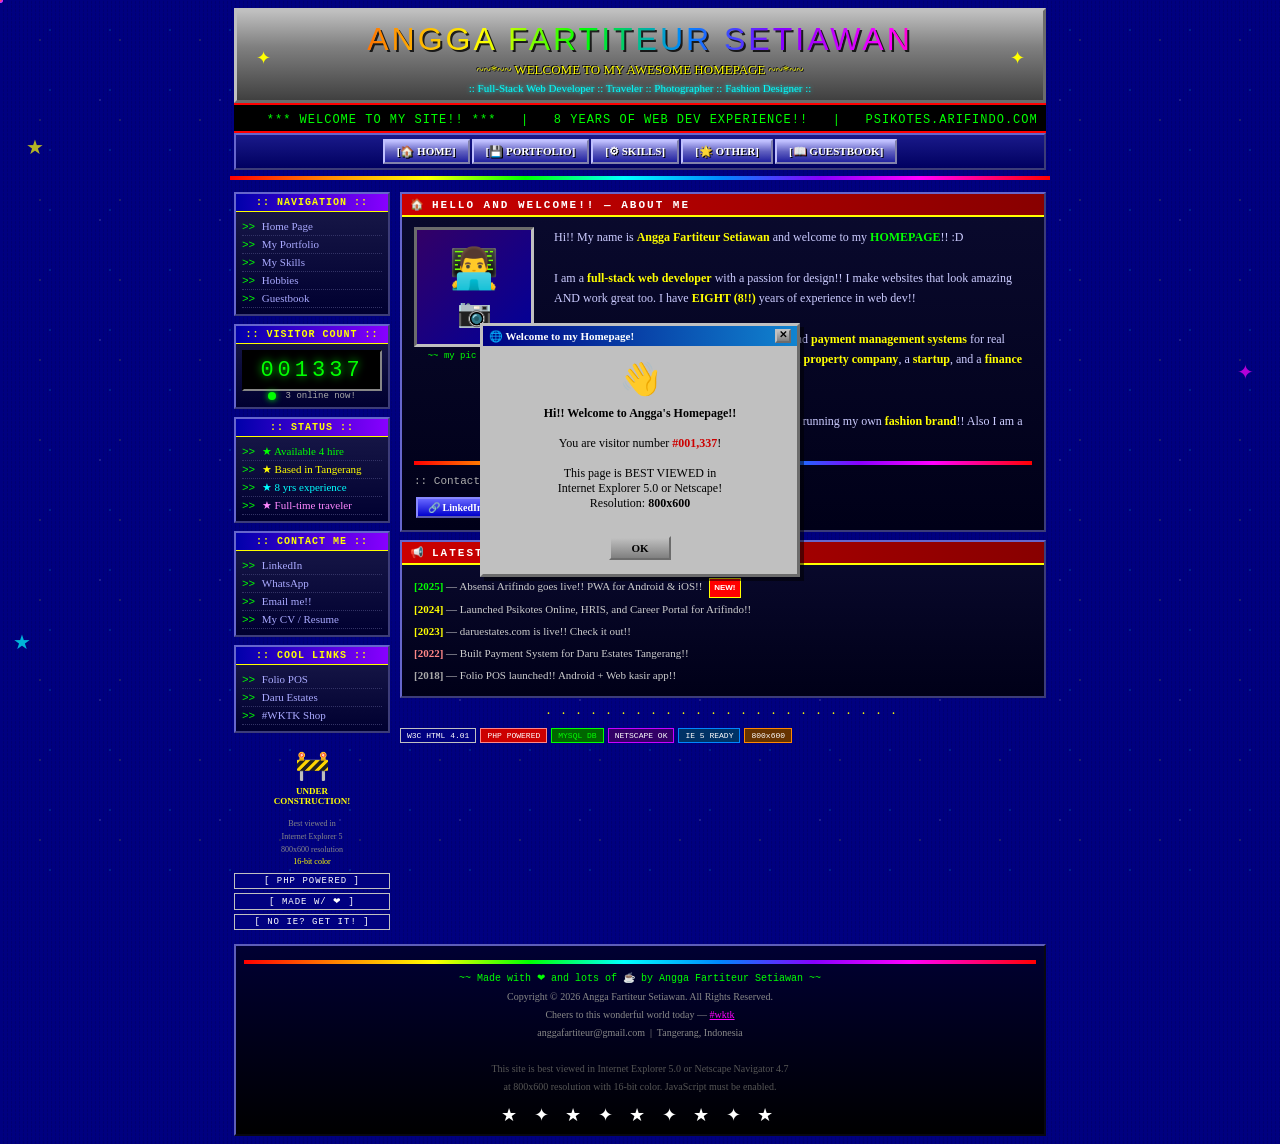
<file: asset/y2k.html>
<!DOCTYPE html>
<html lang="en">
<head>
<meta charset="UTF-8">
<meta http-equiv="X-UA-Compatible" content="IE=5">
<meta name="viewport" content="width=device-width, initial-scale=1.0">
<title>~~*~~ Angga's Homepage ~~*~~ Welcome!!</title>

<style>
  /* ==========================================
     Y2K AUTHENTIC STYLESHEET
     Best Viewed in Internet Explorer 5.0
     800x600 Resolution Recommended
  ========================================== */

  @import url('https://fonts.googleapis.com/css2?family=Tiny5&family=VT323&display=swap');

  * { margin: 0; padding: 0; box-sizing: border-box; }

  body {
    background-color: #000080;
    background-image:
      repeating-linear-gradient(
        0deg,
        transparent,
        transparent 3px,
        rgba(0,0,128,0.8) 3px,
        rgba(0,0,128,0.8) 4px
      ),
      repeating-linear-gradient(
        90deg,
        transparent,
        transparent 3px,
        rgba(0,0,100,0.5) 3px,
        rgba(0,0,100,0.5) 4px
      );
    font-family: 'Comic Sans MS', 'Comic Sans', cursive;
    color: #ffffff;
    cursor: url("data:image/svg+xml,%3Csvg xmlns='http://www.w3.org/2000/svg' width='32' height='32'%3E%3Cpolygon points='0,0 0,20 5,15 8,22 11,21 8,13 14,13' fill='white' stroke='black' stroke-width='1'/%3E%3C/svg%3E") 0 0, auto;
    min-height: 100vh;
  }

  /* TILED STAR BACKGROUND */
  body::before {
    content: '';
    position: fixed;
    inset: 0;
    background-image: radial-gradient(circle, #ffff00 1px, transparent 1px),
                      radial-gradient(circle, #ffffff 1px, transparent 1px),
                      radial-gradient(circle, #00ffff 1px, transparent 1px);
    background-size: 80px 80px, 120px 120px, 60px 60px;
    background-position: 0 0, 40px 40px, 20px 60px;
    opacity: 0.12;
    pointer-events: none;
    z-index: 0;
  }

  /* ===== OUTER WRAPPER ===== */
  .outer {
    max-width: 820px;
    margin: 0 auto;
    position: relative;
    z-index: 1;
  }

  /* ===== HEADER ===== */
  .site-header {
    background: linear-gradient(180deg, #c0c0c0 0%, #808080 40%, #404040 100%);
    border: 3px outset #c0c0c0;
    text-align: center;
    padding: 10px 6px 6px;
    margin: 8px 4px 0;
  }

  .header-title-table {
    width: 100%;
    border-collapse: collapse;
  }

  .rainbow-title {
    font-family: 'Impact', 'Arial Black', sans-serif;
    font-size: 32px;
    text-transform: uppercase;
    letter-spacing: 3px;
    background: linear-gradient(90deg,
      #ff0000 0%, #ff8800 14%, #ffff00 28%,
      #00ff00 42%, #0088ff 56%, #8800ff 70%, #ff00ff 85%, #ff0000 100%
    );
    -webkit-background-clip: text;
    -webkit-text-fill-color: transparent;
    background-clip: text;
    filter: drop-shadow(2px 2px 0 rgba(0,0,0,0.8));
    display: block;
    animation: rainbow-shift 3s linear infinite;
  }

  @keyframes rainbow-shift {
    0%   { background-position: 0% 50%; }
    100% { background-position: 200% 50%; }
  }

  .header-subtitle {
    font-family: 'Comic Sans MS', cursive;
    font-size: 13px;
    color: #ffff00;
    text-shadow: 1px 1px 0 #000, -1px -1px 0 #000;
    margin: 4px 0;
    animation: blink-fast 0.8s step-end infinite;
  }

  @keyframes blink-fast { 0%,100%{opacity:1} 50%{opacity:0} }

  .header-tagline {
    font-size: 11px;
    color: #00ffff;
    text-shadow: 0 0 4px #00ffff;
    margin-top: 4px;
  }

  /* SPINNING STARS decorations */
  .star-deco {
    display: inline-block;
    color: #ffff00;
    font-size: 18px;
    animation: spin 2s linear infinite;
  }
  .star-deco.rev { animation-direction: reverse; }
  @keyframes spin { from{transform:rotate(0deg)} to{transform:rotate(360deg)} }

  /* ===== MARQUEE BAR ===== */
  .marquee-bar {
    background: #000000;
    border-top: 2px solid #ff0000;
    border-bottom: 2px solid #ff0000;
    padding: 4px 0;
    margin: 0 4px;
    overflow: hidden;
    white-space: nowrap;
  }

  .marquee-inner {
    display: inline-block;
    animation: marquee 18s linear infinite;
    font-size: 12px;
    color: #00ff00;
    font-family: 'Courier New', monospace;
    letter-spacing: 1px;
  }

  @keyframes marquee {
    from { transform: translateX(100vw); }
    to   { transform: translateX(-100%); }
  }

  /* ===== NAVBAR ===== */
  .navbar {
    background: linear-gradient(180deg, #1a1a8a 0%, #000060 100%);
    border: 2px outset #6666cc;
    margin: 0 4px;
    padding: 4px 0;
    display: flex;
    justify-content: center;
    flex-wrap: wrap;
    gap: 2px;
  }

  .nav-btn {
    display: inline-block;
    background: linear-gradient(180deg, #c0c0ff 0%, #6060c0 50%, #2020a0 100%);
    border: 2px outset #c0c0ff;
    color: #ffffff;
    font-family: 'Comic Sans MS', cursive;
    font-size: 11px;
    font-weight: bold;
    padding: 4px 12px;
    text-decoration: none;
    cursor: pointer;
    white-space: nowrap;
    text-shadow: 1px 1px 0 #000;
  }

  .nav-btn:hover {
    background: linear-gradient(180deg, #ffff00 0%, #ff8800 50%, #ff4400 100%);
    border: 2px inset #ffff00;
    color: #000000;
    text-shadow: none;
  }

  .nav-btn:active { border: 2px inset #6060c0; transform: translate(1px,1px); }

  /* ===== MAIN LAYOUT TABLE ===== */
  .main-table {
    width: calc(100% - 8px);
    margin: 0 4px;
    border-collapse: collapse;
  }

  .sidebar-cell {
    width: 160px;
    vertical-align: top;
    padding: 6px 4px 6px 0;
  }

  .content-cell {
    vertical-align: top;
    padding: 6px 0 6px 6px;
  }

  /* ===== SIDEBAR ===== */
  .sidebar-box {
    background: linear-gradient(180deg, #1a1a4a 0%, #000030 100%);
    border: 2px outset #6666cc;
    margin-bottom: 8px;
    padding: 6px;
  }

  .sidebar-title {
    background: linear-gradient(90deg, #0000aa 0%, #8800ff 100%);
    color: #ffff00;
    font-size: 10px;
    font-weight: bold;
    text-align: center;
    padding: 3px;
    margin: -6px -6px 6px -6px;
    border-bottom: 1px solid #ffff00;
    text-transform: uppercase;
    letter-spacing: 1px;
    font-family: 'Courier New', monospace;
  }

  .sidebar-box ul {
    list-style: none;
    padding: 0;
  }

  .sidebar-box ul li {
    font-size: 11px;
    padding: 2px 0;
    color: #aaaaff;
    border-bottom: 1px dotted #333366;
  }

  .sidebar-box ul li::before {
    content: '>> ';
    color: #00ff00;
    font-family: 'Courier New', monospace;
  }

  .sidebar-box ul li a {
    color: #aaaaff;
    text-decoration: none;
    font-size: 11px;
  }

  .sidebar-box ul li a:hover {
    color: #ffff00;
    text-decoration: underline;
  }

  .visitor-counter {
    background: #000000;
    border: 2px inset #333333;
    padding: 6px;
    text-align: center;
    font-family: 'Courier New', monospace;
    font-size: 22px;
    color: #00ff00;
    letter-spacing: 4px;
    text-shadow: 0 0 8px #00ff00;
    margin-top: 4px;
  }

  .visitor-label {
    font-size: 9px;
    color: #aaaaaa;
    text-align: center;
    font-family: 'Courier New', monospace;
  }

  .online-dot {
    display: inline-block;
    width: 8px; height: 8px;
    background: #00ff00;
    border-radius: 50%;
    box-shadow: 0 0 6px #00ff00;
    animation: pulse-dot 1s ease-in-out infinite;
    margin-right: 4px;
    vertical-align: middle;
  }

  @keyframes pulse-dot { 0%,100%{opacity:1;transform:scale(1)} 50%{opacity:.5;transform:scale(0.8)} }

  .under-construction {
    text-align: center;
    padding: 8px 4px;
  }

  .uc-icon {
    font-size: 28px;
    animation: shake 0.5s ease-in-out infinite alternate;
    display: block;
    margin-bottom: 4px;
  }

  @keyframes shake {
    0%  { transform: rotate(-8deg); }
    100%{ transform: rotate(8deg); }
  }

  .uc-text {
    font-size: 9px;
    color: #ffff00;
    animation: blink-fast 1s step-end infinite;
    font-weight: bold;
    text-transform: uppercase;
  }

  .best-viewed {
    font-size: 8px;
    color: #888888;
    text-align: center;
    line-height: 1.6;
    margin-top: 4px;
  }

  /* pixel badge */
  .pixel-badge {
    display: block;
    background: #000080;
    border: 1px solid #c0c0c0;
    padding: 2px 4px;
    font-size: 9px;
    color: #ffffff;
    text-align: center;
    margin: 4px 0;
    font-family: 'Courier New', monospace;
    letter-spacing: 1px;
  }

  /* ===== CONTENT PANELS ===== */
  .tab-panel { display: none; }
  .tab-panel.active { display: block; }

  .content-box {
    background: linear-gradient(180deg, #0a0a2e 0%, #000018 100%);
    border: 2px outset #6666cc;
    margin-bottom: 8px;
    padding: 0;
    overflow: hidden;
  }

  .content-box-title {
    background: linear-gradient(90deg, #cc0000 0%, #880000 100%);
    color: #ffffff;
    font-size: 11px;
    font-weight: bold;
    padding: 4px 8px;
    text-transform: uppercase;
    letter-spacing: 2px;
    font-family: 'Courier New', monospace;
    border-bottom: 2px solid #ffff00;
    display: flex;
    align-items: center;
    gap: 6px;
  }

  .content-box-body { padding: 10px 12px; }

  /* ===== ABOUT ME ===== */
  .about-photo-table { width: 100%; border-collapse: collapse; }

  .photo-placeholder {
    width: 120px;
    height: 120px;
    background: linear-gradient(135deg, #330066 0%, #000099 100%);
    border: 3px inset #c0c0c0;
    display: flex;
    align-items: center;
    justify-content: center;
    font-size: 40px;
    flex-direction: column;
    text-align: center;
    padding: 8px;
  }

  .photo-caption {
    font-size: 9px;
    color: #00ff00;
    text-align: center;
    margin-top: 4px;
    font-family: 'Courier New', monospace;
    animation: blink-fast 1.5s step-end infinite;
  }

  .about-text {
    font-size: 12px;
    color: #ccccff;
    line-height: 1.7;
    padding-left: 10px;
  }

  .about-text b { color: #ffff00; }
  .about-text .highlight { color: #00ff00; font-weight: bold; }

  .link-btn {
    display: inline-block;
    background: linear-gradient(180deg, #c0c0c0 0%, #808080 50%, #404040 100%);
    border: 2px outset #c0c0c0;
    color: #000000;
    font-size: 10px;
    font-weight: bold;
    padding: 3px 10px;
    text-decoration: none;
    margin: 2px 2px;
    cursor: pointer;
    font-family: 'Comic Sans MS', cursive;
  }

  .link-btn:hover {
    background: linear-gradient(180deg, #ffff00 0%, #ff8800 100%);
    border: 2px inset #808080;
  }

  .link-btn.blue {
    background: linear-gradient(180deg, #6666ff 0%, #0000cc 100%);
    border: 2px outset #8888ff;
    color: #ffffff;
  }

  .link-btn.green {
    background: linear-gradient(180deg, #00cc00 0%, #006600 100%);
    border: 2px outset #00ff00;
    color: #ffffff;
  }

  .link-btn.red {
    background: linear-gradient(180deg, #ff4444 0%, #cc0000 100%);
    border: 2px outset #ff8888;
    color: #ffffff;
  }

  /* ===== DIVIDER ===== */
  .divider {
    height: 4px;
    background: linear-gradient(90deg,
      #ff0000 0%, #ff8800 12%, #ffff00 24%, #00ff00 36%,
      #00ffff 48%, #0088ff 60%, #8800ff 72%, #ff00ff 84%, #ff0000 100%
    );
    margin: 6px 0;
    border: none;
  }

  .divider-dots {
    text-align: center;
    font-size: 14px;
    letter-spacing: 4px;
    margin: 4px 0;
    color: #ffff00;
  }

  /* ===== PORTFOLIO CARDS ===== */
  .portfolio-grid {
    display: grid;
    grid-template-columns: repeat(auto-fill, minmax(220px, 1fr));
    gap: 8px;
  }

  .port-card {
    background: linear-gradient(180deg, #1a1a4a 0%, #000030 100%);
    border: 2px outset #8888cc;
    padding: 0;
    overflow: hidden;
  }

  .port-card:hover {
    border: 2px inset #8888cc;
    transform: translate(1px, 1px);
  }

  .port-card-header {
    background: linear-gradient(90deg, #003366 0%, #006699 100%);
    padding: 4px 8px;
    font-size: 10px;
    font-weight: bold;
    color: #ffffff;
    text-transform: uppercase;
    font-family: 'Courier New', monospace;
    letter-spacing: 1px;
    border-bottom: 1px solid #00ffff;
    display: flex;
    justify-content: space-between;
    align-items: center;
  }

  .port-year {
    background: #000000;
    color: #00ff00;
    font-size: 8px;
    padding: 1px 4px;
    border: 1px solid #00ff00;
    font-family: 'Courier New', monospace;
  }

  .port-card-body { padding: 8px; }

  .port-title {
    font-size: 11px;
    color: #ffff00;
    font-weight: bold;
    margin-bottom: 4px;
    line-height: 1.4;
  }

  .port-desc {
    font-size: 10px;
    color: #aaaacc;
    line-height: 1.6;
    margin-bottom: 8px;
  }

  .port-link {
    display: inline-block;
    background: #000066;
    border: 1px outset #8888ff;
    color: #00ffff;
    font-size: 9px;
    padding: 2px 8px;
    text-decoration: none;
    font-family: 'Courier New', monospace;
  }

  .port-link:hover { background: #0000cc; text-decoration: underline; }

  .new-gif {
    display: inline-block;
    background: #ff0000;
    color: #ffffff;
    font-size: 8px;
    font-weight: bold;
    padding: 1px 4px;
    border: 1px solid #ffff00;
    animation: blink-fast 0.5s step-end infinite;
    margin-left: 4px;
    font-family: 'Arial', sans-serif;
    vertical-align: middle;
  }

  /* ===== SKILLS TABLE ===== */
  .skills-table {
    width: 100%;
    border-collapse: collapse;
    font-size: 11px;
  }

  .skills-table th {
    background: linear-gradient(90deg, #660000 0%, #990000 100%);
    color: #ffff00;
    padding: 4px 8px;
    text-align: left;
    font-family: 'Courier New', monospace;
    font-size: 10px;
    letter-spacing: 1px;
    border: 1px solid #cc0000;
  }

  .skills-table td {
    padding: 4px 8px;
    border: 1px solid #333366;
    color: #ccccff;
    vertical-align: middle;
  }

  .skills-table tr:nth-child(even) td { background: rgba(0,0,100,0.3); }
  .skills-table tr:hover td { background: rgba(0,0,200,0.4); color: #ffffff; }

  .skill-bar-outer {
    background: #000000;
    border: 1px inset #333333;
    height: 14px;
    width: 100%;
    position: relative;
    overflow: hidden;
  }

  .skill-bar-inner {
    height: 100%;
    background: linear-gradient(90deg, #00cc00 0%, #00ff00 100%);
    box-shadow: 0 0 4px #00ff00;
    transition: width 1.5s ease;
    position: relative;
  }

  .skill-bar-inner::after {
    content: '';
    position: absolute;
    inset: 0;
    background: repeating-linear-gradient(
      90deg, transparent 0, transparent 8px,
      rgba(0,0,0,0.2) 8px, rgba(0,0,0,0.2) 12px
    );
  }

  .skill-pct {
    position: absolute;
    right: 4px;
    top: 0;
    height: 100%;
    display: flex;
    align-items: center;
    font-size: 9px;
    color: #000;
    font-weight: bold;
    font-family: 'Courier New', monospace;
  }

  /* ===== GUESTBOOK / OTHER ===== */
  .guestbook-entry {
    background: rgba(0,0,50,0.5);
    border: 1px solid #333366;
    padding: 8px;
    margin-bottom: 6px;
    font-size: 11px;
  }

  .entry-author {
    color: #ffff00;
    font-weight: bold;
    font-size: 11px;
  }

  .entry-date {
    color: #888888;
    font-size: 9px;
    font-family: 'Courier New', monospace;
    margin-left: 8px;
  }

  .entry-text { color: #cccccc; margin-top: 4px; line-height: 1.5; }

  .smileys {
    font-size: 16px;
    letter-spacing: 4px;
    margin: 4px 0;
    animation: wave-smileys 2s ease-in-out infinite;
    display: block;
    text-align: center;
  }

  @keyframes wave-smileys {
    0%,100%{transform:translateY(0)} 25%{transform:translateY(-4px)} 75%{transform:translateY(4px)}
  }

  .hobbybox {
    background: rgba(0,0,60,0.5);
    border: 1px solid #6666cc;
    padding: 10px;
    margin-bottom: 8px;
  }

  .hobby-title {
    color: #00ffff;
    font-weight: bold;
    font-size: 13px;
    margin-bottom: 6px;
    text-decoration: underline;
    text-underline-offset: 2px;
  }

  .hobby-text { font-size: 11px; color: #cccccc; line-height: 1.7; }
  .hobby-text b { color: #ffff00; }

  .wktk-link {
    color: #ff00ff;
    font-weight: bold;
    font-size: 12px;
    text-decoration: blink;
    animation: color-cycle 1.5s step-end infinite;
  }

  @keyframes color-cycle {
    0%  {color:#ff00ff}
    25% {color:#ffff00}
    50% {color:#00ffff}
    75% {color:#00ff00}
    100%{color:#ff00ff}
  }

  /* ===== FOOTER ===== */
  .site-footer {
    background: linear-gradient(180deg, #000033 0%, #000000 100%);
    border: 2px outset #333366;
    margin: 4px 4px 8px;
    padding: 8px;
    text-align: center;
  }

  .footer-text { font-size: 10px; color: #888888; line-height: 1.8; }
  .footer-text a { color: #ff00ff; }

  .made-with {
    font-size: 10px;
    color: #00ff00;
    font-family: 'Courier New', monospace;
    margin: 4px 0;
  }

  /* ===== POPUP NOTICE ===== */
  #popup {
    position: fixed;
    top: 50%; left: 50%;
    transform: translate(-50%, -50%);
    background: linear-gradient(180deg, #c0c0c0 0%, #808080 100%);
    border: 3px outset #c0c0c0;
    width: 320px;
    z-index: 9999;
    font-family: 'Comic Sans MS', cursive;
    box-shadow: 4px 4px 0 rgba(0,0,0,0.5);
  }

  .popup-titlebar {
    background: linear-gradient(90deg, #000080 0%, #1084d0 100%);
    color: #ffffff;
    font-size: 11px;
    font-weight: bold;
    padding: 3px 6px;
    display: flex;
    justify-content: space-between;
    align-items: center;
    cursor: move;
  }

  .popup-close {
    background: linear-gradient(180deg, #c0c0c0 0%, #808080 100%);
    border: 2px outset #c0c0c0;
    color: #000;
    font-size: 10px;
    font-weight: bold;
    width: 16px; height: 14px;
    cursor: pointer;
    display: flex;
    align-items: center;
    justify-content: center;
    line-height: 1;
    padding-bottom: 2px;
  }

  .popup-close:active { border: 2px inset #c0c0c0; }

  .popup-body {
    padding: 14px;
    font-size: 12px;
    color: #000000;
    text-align: center;
    background: #c0c0c0;
  }

  .popup-body .popup-icon { font-size: 32px; display: block; margin-bottom: 8px; }

  .popup-btn {
    display: inline-block;
    background: linear-gradient(180deg, #c0c0c0 0%, #808080 100%);
    border: 2px outset #c0c0c0;
    font-size: 11px;
    font-weight: bold;
    padding: 4px 20px;
    cursor: pointer;
    font-family: 'Comic Sans MS', cursive;
    margin-top: 10px;
  }

  .popup-btn:active { border: 2px inset #c0c0c0; }

  /* ===== FLOATING ELEMENTS ===== */
  .floating-star {
    position: fixed;
    font-size: 20px;
    color: #ffff00;
    pointer-events: none;
    animation: float-star 4s ease-in-out infinite;
    opacity: 0.7;
    z-index: 2;
  }

  .floating-star:nth-child(1) { top: 15%; left: 2%; animation-delay: 0s; }
  .floating-star:nth-child(2) { top: 40%; right: 2%; animation-delay: 1s; color: #ff00ff; }
  .floating-star:nth-child(3) { top: 70%; left: 1%; animation-delay: 2s; color: #00ffff; }

  @keyframes float-star {
    0%,100%{transform:translateY(0) rotate(0deg); opacity:.7}
    50%    {transform:translateY(-20px) rotate(180deg); opacity:1}
  }

  /* ===== SCROLLBAR ===== */
  ::-webkit-scrollbar { width: 16px; }
  ::-webkit-scrollbar-track { background: #c0c0c0; border: 1px solid #808080; }
  ::-webkit-scrollbar-thumb {
    background: linear-gradient(180deg, #c0c0c0 0%, #808080 100%);
    border: 2px outset #c0c0c0;
  }

  /* ===== RESPONSIVE minimal ===== */
  @media(max-width:600px){
    .sidebar-cell{ display:none; }
    .rainbow-title{ font-size:20px; }
    .portfolio-grid{grid-template-columns:1fr;}
  }
</style>
</head>
<body>

<!-- FLOATING STARS -->
<div class="floating-star">★</div>
<div class="floating-star">✦</div>
<div class="floating-star">★</div>

<!-- POPUP WINDOW -->
<div id="popup">
  <div class="popup-titlebar">
    <span>🌐 Welcome to my Homepage!</span>
    <div class="popup-close" onclick="document.getElementById('popup').style.display='none'">✕</div>
  </div>
  <div class="popup-body">
    <span class="popup-icon">👋</span>
    <b>Hi!! Welcome to Angga's Homepage!!</b><br><br>
    You are visitor number <b style="color:#cc0000">#001,337</b>!<br><br>
    This page is BEST VIEWED in<br>Internet Explorer 5.0 or Netscape!<br>
    Resolution: <b>800x600</b>
    <br><br>
    <button class="popup-btn" onclick="document.getElementById('popup').style.display='none'">   OK   </button>
  </div>
</div>

<div class="outer">

  <!-- ===== HEADER ===== -->
  <div class="site-header">
    <table class="header-title-table">
      <tr>
        <td style="width:40px;text-align:center;vertical-align:middle">
          <span class="star-deco">✦</span>
        </td>
        <td style="text-align:center">
          <span class="rainbow-title">ANGGA FARTITEUR SETIAWAN</span>
          <div class="header-subtitle">~~*~~ WELCOME TO MY AWESOME HOMEPAGE ~~*~~</div>
          <div class="header-tagline">:: Full-Stack Web Developer :: Traveler :: Photographer :: Fashion Designer ::</div>
        </td>
        <td style="width:40px;text-align:center;vertical-align:middle">
          <span class="star-deco rev">✦</span>
        </td>
      </tr>
    </table>
  </div>

  <!-- ===== MARQUEE ===== -->
  <div class="marquee-bar">
    <span class="marquee-inner">
      &nbsp;&nbsp;&nbsp;
      *** WELCOME TO MY SITE!! *** 
      &nbsp;&nbsp;|&nbsp;&nbsp; 
      8 YEARS OF WEB DEV EXPERIENCE!! 
      &nbsp;&nbsp;|&nbsp;&nbsp; 
      PSIKOTES.ARIFINDO.COM IS LIVE!! 
      &nbsp;&nbsp;|&nbsp;&nbsp; 
      CHECK OUT MY NEW FASHION BRAND #WKTK!! 
      &nbsp;&nbsp;|&nbsp;&nbsp; 
      I AM A FULL-TIME TRAVELER!! 
      &nbsp;&nbsp;|&nbsp;&nbsp; 
      SIGN MY GUESTBOOK PLEASE!! :D 
      &nbsp;&nbsp;|&nbsp;&nbsp;
      LAST UPDATED: JUNE 2026
      &nbsp;&nbsp;&nbsp;
    </span>
  </div>

  <!-- ===== NAVBAR ===== -->
  <div class="navbar">
    <a class="nav-btn" href="#" onclick="showTab('home');return false;">[🏠 HOME]</a>
    <a class="nav-btn" href="#" onclick="showTab('portfolio');return false;">[💾 PORTFOLIO]</a>
    <a class="nav-btn" href="#" onclick="showTab('skills');return false;">[⚙ SKILLS]</a>
    <a class="nav-btn" href="#" onclick="showTab('other');return false;">[🌟 OTHER]</a>
    <a class="nav-btn" href="#" onclick="showTab('guestbook');return false;">[📖 GUESTBOOK]</a>
  </div>

  <hr class="divider">

  <!-- ===== MAIN TABLE LAYOUT ===== -->
  <table class="main-table">
    <tr>
      <!-- SIDEBAR -->
      <td class="sidebar-cell">

        <div class="sidebar-box">
          <div class="sidebar-title">:: NAVIGATION ::</div>
          <ul>
            <li><a href="#" onclick="showTab('home');return false;">Home Page</a></li>
            <li><a href="#" onclick="showTab('portfolio');return false;">My Portfolio</a></li>
            <li><a href="#" onclick="showTab('skills');return false;">My Skills</a></li>
            <li><a href="#" onclick="showTab('other');return false;">Hobbies</a></li>
            <li><a href="#" onclick="showTab('guestbook');return false;">Guestbook</a></li>
          </ul>
        </div>

        <div class="sidebar-box">
          <div class="sidebar-title">:: VISITOR COUNT ::</div>
          <div class="visitor-counter" id="visitor-num">001337</div>
          <div class="visitor-label">
            <span class="online-dot"></span>
            <span id="online-count">3</span> online now!
          </div>
        </div>

        <div class="sidebar-box">
          <div class="sidebar-title">:: STATUS ::</div>
          <ul>
            <li style="color:#00ff00">&#x2605; Available 4 hire</li>
            <li style="color:#ffff00">&#x2605; Based in Tangerang</li>
            <li style="color:#00ffff">&#x2605; 8 yrs experience</li>
            <li style="color:#ff88ff">&#x2605; Full-time traveler</li>
          </ul>
        </div>

        <div class="sidebar-box">
          <div class="sidebar-title">:: CONTACT ME ::</div>
          <ul>
            <li><a href="https://www.linkedin.com/in/angga-fartiteur-setiawan/" target="_blank">LinkedIn</a></li>
            <li><a href="https://wa.link/ow0tvz" target="_blank">WhatsApp</a></li>
            <li><a href="mailto:anggafartiteur@gmail.com">Email me!!</a></li>
            <li><a href="https://drive.google.com/file/d/1-11PwrbonKaLhToHKPnOu_oXsohkDqJX/view?usp=sharing" target="_blank">My CV / Resume</a></li>
          </ul>
        </div>

        <div class="sidebar-box">
          <div class="sidebar-title">:: COOL LINKS ::</div>
          <ul>
            <li><a href="https://foliopos.com" target="_blank">Folio POS</a></li>
            <li><a href="https://daruestates.com" target="_blank">Daru Estates</a></li>
            <li><a href="https://www.tokopedia.com/wakuteka" target="_blank">#WKTK Shop</a></li>
          </ul>
        </div>

        <div class="under-construction">
          <span class="uc-icon">🚧</span>
          <div class="uc-text">Under<br>Construction!</div>
        </div>

        <div class="best-viewed">
          Best viewed in<br>
          Internet Explorer 5<br>
          800x600 resolution<br>
          <span style="color:#ffff00">16-bit color</span>
        </div>

        <span class="pixel-badge">[ PHP POWERED ]</span>
        <span class="pixel-badge">[ MADE W/ ❤ ]</span>
        <span class="pixel-badge">[ NO IE? GET IT! ]</span>

      </td>

      <!-- MAIN CONTENT -->
      <td class="content-cell">

        <!-- ===== HOME TAB ===== -->
        <div class="tab-panel active" id="tab-home">

          <div class="content-box">
            <div class="content-box-title">
              <span>🏠</span> HELLO AND WELCOME!! — About Me
            </div>
            <div class="content-box-body">
              <table class="about-photo-table">
                <tr>
                  <td style="width:130px;vertical-align:top">
                    <div class="photo-placeholder">
                      👨‍💻
                      <div style="font-size:28px;margin-top:4px">📷</div>
                    </div>
                    <div class="photo-caption">~~ my pic soon!! ~~</div>
                  </td>
                  <td style="vertical-align:top">
                    <div class="about-text">
                      <p>
                        Hi!! My name is <b>Angga Fartiteur Setiawan</b> and welcome to my
                        <span class="highlight">HOMEPAGE</span>!! :D
                      </p>
                      <br>
                      <p>
                        I am a <b>full-stack web developer</b> with a passion for design!!
                        I make websites that look amazing AND work great too.
                        I have <b>EIGHT (8!!)</b> years of experience in web dev!!
                      </p>
                      <br>
                      <p>
                        I've built <b>point-of-sale apps</b>, <b>company profiles</b>,
                        and <b>payment management systems</b> for real companies!!
                        Fast-forward to today and I work for a <b>property company</b>,
                        a <b>startup</b>, and a <b>finance consulting firm</b>!! How cool is that!! :)
                      </p>
                      <br>
                      <p>
                        When I'm not coding I am doing <b>photography</b> and
                        running my own <b>fashion brand</b>!! Also I am a
                        <span class="highlight">FULL-TIME TRAVELER</span>!!
                        So jealous lol!! 😄
                      </p>
                    </div>
                  </td>
                </tr>
              </table>

              <hr class="divider" style="margin:10px 0">

              <p style="font-size:11px;color:#aaaaaa;margin-bottom:8px;font-family:'Courier New',monospace;">:: Contact & Links ::</p>
              <a href="https://www.linkedin.com/in/angga-fartiteur-setiawan/" target="_blank" class="link-btn blue">🔗 LinkedIn</a>
              <a href="https://wa.link/ow0tvz" target="_blank" class="link-btn green">💬 Say Hello!</a>
              <a href="mailto:anggafartiteur@gmail.com" target="_blank" class="link-btn red">📧 Email Me</a>
              <a href="https://drive.google.com/file/d/1-11PwrbonKaLhToHKPnOu_oXsohkDqJX/view?usp=sharing" target="_blank" class="link-btn">📄 My CV</a>
            </div>
          </div>

          <div class="content-box">
            <div class="content-box-title">
              <span>📢</span> LATEST NEWS & UPDATES!!
            </div>
            <div class="content-box-body" style="font-size:11px;line-height:2;color:#cccccc;">
              <p><b style="color:#00ff00">[2025]</b> — Absensi Arifindo goes live!! PWA for Android & iOS!! <span class="new-gif">NEW!</span></p>
              <p><b style="color:#ffff00">[2024]</b> — Launched Psikotes Online, HRIS, and Career Portal for Arifindo!!</p>
              <p><b style="color:#ffff00">[2023]</b> — daruestates.com is live!! Check it out!!</p>
              <p><b style="color:#ff8888">[2022]</b> — Built Payment System for Daru Estates Tangerang!!</p>
              <p><b style="color:#aaaaaa">[2018]</b> — Folio POS launched!! Android + Web kasir app!!</p>
            </div>
          </div>

        </div>

        <!-- ===== PORTFOLIO TAB ===== -->
        <div class="tab-panel" id="tab-portfolio">

          <div class="content-box">
            <div class="content-box-title">
              <span>💾</span> MY PORTFOLIO — Cool Stuff I Made!!
            </div>
            <div class="content-box-body">
              <p style="font-size:11px;color:#aaaaaa;margin-bottom:10px;">
                Here are some of the projects I made!! Click the links to see them!! :D
              </p>
              <div class="portfolio-grid">

                <div class="port-card">
                  <div class="port-card-header">
                    Psikotes Arifindo
                    <span class="port-year">2024</span>
                  </div>
                  <div class="port-card-body">
                    <div class="port-title">Psikotes Online Arifindo <span class="new-gif">NEW</span></div>
                    <div class="port-desc">Online psikotes for PT Arifindo! Faster recruitment, less paper, more objective! Really cool system!!</div>
                    <a href="https://psikotes.arifindo.com" target="_blank" class="port-link">&gt;&gt; VISIT SITE</a>
                  </div>
                </div>

                <div class="port-card">
                  <div class="port-card-header">
                    HRIS Arifindo
                    <span class="port-year">2024</span>
                  </div>
                  <div class="port-card-body">
                    <div class="port-title">HRIS Arifindo <span class="new-gif">NEW</span></div>
                    <div class="port-desc">Full HR management!! Employee data, career applicants, psikotes results, attendance!! All in one!!</div>
                    <a href="https://hris.arifindo.com" target="_blank" class="port-link">&gt;&gt; VISIT SITE</a>
                  </div>
                </div>

                <div class="port-card">
                  <div class="port-card-header">
                    Career Arifindo
                    <span class="port-year">2024</span>
                  </div>
                  <div class="port-card-body">
                    <div class="port-title">Career Arifindo</div>
                    <div class="port-desc">Official recruitment portal for PT Arifindo! Employer branding + candidate selection made easy!!</div>
                    <a href="https://career.arifindo.com" target="_blank" class="port-link">&gt;&gt; VISIT SITE</a>
                  </div>
                </div>

                <div class="port-card">
                  <div class="port-card-header">
                    Absensi Arifindo
                    <span class="port-year">2025</span>
                  </div>
                  <div class="port-card-body">
                    <div class="port-title">Absensi PWA <span class="new-gif">NEW</span></div>
                    <div class="port-desc">Attendance app as PWA! Works on Android AND iOS!! Integrated with HRIS system!!</div>
                    <a href="https://absensi.arifindo.com" target="_blank" class="port-link">&gt;&gt; VISIT SITE</a>
                  </div>
                </div>

                <div class="port-card">
                  <div class="port-card-header">
                    Payment System
                    <span class="port-year">2022</span>
                  </div>
                  <div class="port-card-body">
                    <div class="port-title">Payment Daru Estates</div>
                    <div class="port-desc">Transaction management for Daru Estate subsidized housing in Tangerang!! Very important system!!</div>
                    <a href="https://staging.arifindo.com/" target="_blank" class="port-link">&gt;&gt; VISIT SITE</a>
                  </div>
                </div>

                <div class="port-card">
                  <div class="port-card-header">
                    Company Profile
                    <span class="port-year">2023</span>
                  </div>
                  <div class="port-card-body">
                    <div class="port-title">Daru Estates Website</div>
                    <div class="port-desc">Company profile for the biggest subsidized housing in Tangerang!! Made by PT Arifindo Adiputra!!</div>
                    <a href="https://daruestates.com" target="_blank" class="port-link">&gt;&gt; VISIT SITE</a>
                  </div>
                </div>

                <div class="port-card">
                  <div class="port-card-header">
                    Folio POS
                    <span class="port-year">2018</span>
                  </div>
                  <div class="port-card-body">
                    <div class="port-title">Folio POS App</div>
                    <div class="port-desc">Android + Web kasir app!! Online and offline!! For retail, restaurants, salons!! Single or multi-store!! So cool!!</div>
                    <a href="https://foliopos.com" target="_blank" class="port-link">&gt;&gt; VISIT SITE</a>
                  </div>
                </div>

              </div>
            </div>
          </div>

        </div>

        <!-- ===== SKILLS TAB ===== -->
        <div class="tab-panel" id="tab-skills">

          <div class="content-box">
            <div class="content-box-title">
              <span>⚙</span> MY SKILLZ — What I Can Do!!
            </div>
            <div class="content-box-body">
              <p style="font-size:11px;color:#aaaaaa;margin-bottom:10px;">
                These are my programming skillz!! I worked really hard on all of them!! :D
              </p>
              <table class="skills-table">
                <tr>
                  <th style="width:140px">SKILL</th>
                  <th>LEVEL (out of 100)</th>
                  <th style="width:60px">YEARS</th>
                  <th style="width:80px">CATEGORY</th>
                </tr>
                <tr>
                  <td><b style="color:#ffff00">PHP / Laravel</b></td>
                  <td>
                    <div class="skill-bar-outer">
                      <div class="skill-bar-inner" style="width:95%">
                        <span class="skill-pct">95%</span>
                      </div>
                    </div>
                  </td>
                  <td style="color:#00ff00;text-align:center">8 yrs</td>
                  <td style="color:#00ffff">Backend</td>
                </tr>
                <tr>
                  <td><b style="color:#ffff00">HTML / CSS</b></td>
                  <td>
                    <div class="skill-bar-outer">
                      <div class="skill-bar-inner" style="width:94%">
                        <span class="skill-pct">94%</span>
                      </div>
                    </div>
                  </td>
                  <td style="color:#00ff00;text-align:center">8 yrs</td>
                  <td style="color:#00ffff">Frontend</td>
                </tr>
                <tr>
                  <td><b style="color:#ffff00">JavaScript</b></td>
                  <td>
                    <div class="skill-bar-outer">
                      <div class="skill-bar-inner" style="width:90%">
                        <span class="skill-pct">90%</span>
                      </div>
                    </div>
                  </td>
                  <td style="color:#00ff00;text-align:center">7 yrs</td>
                  <td style="color:#00ffff">Frontend</td>
                </tr>
                <tr>
                  <td><b style="color:#ffff00">MySQL</b></td>
                  <td>
                    <div class="skill-bar-outer">
                      <div class="skill-bar-inner" style="width:88%">
                        <span class="skill-pct">88%</span>
                      </div>
                    </div>
                  </td>
                  <td style="color:#00ff00;text-align:center">8 yrs</td>
                  <td style="color:#ff8888">Database</td>
                </tr>
                <tr>
                  <td><b style="color:#ffff00">Bootstrap</b></td>
                  <td>
                    <div class="skill-bar-outer">
                      <div class="skill-bar-inner" style="width:92%">
                        <span class="skill-pct">92%</span>
                      </div>
                    </div>
                  </td>
                  <td style="color:#00ff00;text-align:center">6 yrs</td>
                  <td style="color:#00ffff">Frontend</td>
                </tr>
                <tr>
                  <td><b style="color:#ffff00">PWA / Android</b></td>
                  <td>
                    <div class="skill-bar-outer">
                      <div class="skill-bar-inner" style="width:75%">
                        <span class="skill-pct">75%</span>
                      </div>
                    </div>
                  </td>
                  <td style="color:#00ff00;text-align:center">3 yrs</td>
                  <td style="color:#ffff00">Mobile</td>
                </tr>
                <tr>
                  <td><b style="color:#ffff00">Photography</b></td>
                  <td>
                    <div class="skill-bar-outer">
                      <div class="skill-bar-inner" style="width:85%;background:linear-gradient(90deg,#ff6600,#ffcc00)">
                        <span class="skill-pct">85%</span>
                      </div>
                    </div>
                  </td>
                  <td style="color:#00ff00;text-align:center">5 yrs</td>
                  <td style="color:#ff8888">Creative</td>
                </tr>
              </table>
            </div>
          </div>

        </div>

        <!-- ===== OTHER TAB ===== -->
        <div class="tab-panel" id="tab-other">

          <div class="content-box">
            <div class="content-box-title">
              <span>🌟</span> OTHER STUFF — My Hobbies & Passions!!
            </div>
            <div class="content-box-body">
              <span class="smileys">😄 😎 📷 ✈️ 👕 😄</span>

              <div class="hobbybox">
                <div class="hobby-title">📷 Photography!!</div>
                <div class="hobby-text">
                  Photography is not just a hobby for me — it's a <b>PASSION</b>!! I love capturing life's most precious moments.
                  Whether it's a joyous <b>wedding</b>, a vibrant <b>birthday party</b>, or beautiful <b>prewed sessions</b>,
                  I find immense satisfaction in immortalizing these special occasions through my lens!! 📸
                  <br><br>
                  I've also turned this into a <b>part-time profession</b> — offering photography services for events and
                  making extra income along the way!! If you need a photographer HMU!! :D
                </div>
              </div>

              <div class="hobbybox">
                <div class="hobby-title">👕 #WKTK — My Fashion Brand!!</div>
                <div class="hobby-text">
                  Creating my own fashion brand is not just a business venture — it's a <b>PASSIONATE ENDEAVOR</b>!!
                  I design clothing and accessories inspired by iconic <b>anime characters</b> and traditional
                  <b>Japanese aesthetics</b>!! How cool is that right!!
                  <br><br>
                  I've been able to turn my dream into reality, offering my creations to fans of both worlds!!
                  It's the perfect fusion of art, cultural appreciation, and entrepreneurship!! 💪
                  <br><br>
                  Check out my shop on Tokopedia!!
                  <a href="https://www.tokopedia.com/wakuteka" target="_blank" class="wktk-link">#WKTK on Tokopedia!!</a>
                </div>
              </div>

              <div class="hobbybox">
                <div class="hobby-title">✈️ Full-Time Traveler!!</div>
                <div class="hobby-text">
                  Yes you read that right — I am a <b>FULL-TIME TRAVELER</b>!! 🌍
                  I believe life is too short to stay in one place!!
                  Web dev lets me work from anywhere in the world and I take full advantage of that!!
                  Have laptop will travel!! 😎
                </div>
              </div>

            </div>
          </div>

        </div>

        <!-- ===== GUESTBOOK TAB ===== -->
        <div class="tab-panel" id="tab-guestbook">

          <div class="content-box">
            <div class="content-box-title">
              <span>📖</span> GUESTBOOK — Sign It Please!! :D
            </div>
            <div class="content-box-body">
              <p style="font-size:11px;color:#ffff00;margin-bottom:10px;animation:blink-fast 2s step-end infinite">
                *** PLEASE SIGN MY GUESTBOOK!! It means a lot!! :D ***
              </p>

              <div class="guestbook-entry">
                <span class="entry-author">webmaster_budi</span>
                <span class="entry-date">12/03/2026 — 09:14</span>
                <div class="entry-text">Wah keren banget websitenya!! Design bagus!! Keep it up bro!! 😎👍</div>
              </div>

              <div class="guestbook-entry">
                <span class="entry-author">desi_cantik99</span>
                <span class="entry-date">10/03/2026 — 22:45</span>
                <div class="entry-text">Angga!! Long time no see!! Your portfolio is amazing!! HRIS projectnya mantep banget!! 🔥</div>
              </div>

              <div class="guestbook-entry">
                <span class="entry-author">phpmaster_2000</span>
                <span class="entry-date">05/03/2026 — 14:30</span>
                <div class="entry-text">Nice work on the Folio POS!! I've been using it for my resto and it's great!! The offline mode is a lifesaver!!</div>
              </div>

              <div class="guestbook-entry">
                <span class="entry-author">travel_blog_id</span>
                <span class="entry-date">01/03/2026 — 17:55</span>
                <div class="entry-text">Fellow traveler here!! Your photography is insane!! That full-time travel life is goals!! 🌍✈️</div>
              </div>

              <hr class="divider">

              <p style="font-size:12px;color:#ffff00;margin-bottom:8px;font-weight:bold">✏ Leave Your Message!!</p>
              <table style="width:100%;border-collapse:collapse;font-size:11px">
                <tr>
                  <td style="padding:3px;color:#aaaaff;width:80px">Your Name:</td>
                  <td style="padding:3px">
                    <input type="text" placeholder="your cool nickname here!!" style="width:100%;background:#000033;border:2px inset #666699;color:#ffffff;padding:3px 6px;font-family:'Comic Sans MS',cursive;font-size:11px">
                  </td>
                </tr>
                <tr>
                  <td style="padding:3px;color:#aaaaff;vertical-align:top;padding-top:6px">Message:</td>
                  <td style="padding:3px">
                    <textarea rows="4" placeholder="Leave a nice message!! :D" style="width:100%;background:#000033;border:2px inset #666699;color:#ffffff;padding:3px 6px;font-family:'Comic Sans MS',cursive;font-size:11px;resize:vertical"></textarea>
                  </td>
                </tr>
                <tr>
                  <td></td>
                  <td style="padding:3px">
                    <button onclick="fakeSubmit()" class="link-btn green" style="border:none;cursor:pointer">
                      ✉ Sign Guestbook!!
                    </button>
                  </td>
                </tr>
              </table>

            </div>
          </div>

        </div>

        <!-- DIVIDER DOTS -->
        <div class="divider-dots">· · · · · · · · · · · · · · · · · · · · · · · ·</div>

        <!-- MINI BADGES ROW -->
        <div style="display:flex;gap:4px;flex-wrap:wrap;margin:6px 0">
          <span style="background:#000080;border:1px solid #c0c0c0;color:#ffffff;font-size:8px;padding:2px 6px;font-family:'Courier New',monospace">W3C HTML 4.01</span>
          <span style="background:#cc0000;border:1px solid #ff8888;color:#ffffff;font-size:8px;padding:2px 6px;font-family:'Courier New',monospace">PHP POWERED</span>
          <span style="background:#006600;border:1px solid #00ff00;color:#00ff00;font-size:8px;padding:2px 6px;font-family:'Courier New',monospace">MYSQL DB</span>
          <span style="background:#330066;border:1px solid #cc00ff;color:#ffffff;font-size:8px;padding:2px 6px;font-family:'Courier New',monospace">NETSCAPE OK</span>
          <span style="background:#003366;border:1px solid #0088ff;color:#ffffff;font-size:8px;padding:2px 6px;font-family:'Courier New',monospace">IE 5 READY</span>
          <span style="background:#663300;border:1px solid #ff8800;color:#ffffff;font-size:8px;padding:2px 6px;font-family:'Courier New',monospace">800x600</span>
        </div>

      </td>
    </tr>
  </table>

  <!-- ===== FOOTER ===== -->
  <div class="site-footer">
    <hr class="divider" style="margin-bottom:8px">
    <div class="made-with">~~ Made with ❤ and lots of ☕ by Angga Fartiteur Setiawan ~~</div>
    <div class="footer-text">
      Copyright &copy; 2026 Angga Fartiteur Setiawan. All Rights Reserved.<br>
      Cheers to this wonderful world today —
      <a href="https://www.tokopedia.com/wakuteka" target="_blank">#wktk</a><br>
      anggafartiteur@gmail.com &nbsp;|&nbsp; Tangerang, Indonesia<br>
      <br>
      <span style="color:#555555">This site is best viewed in Internet Explorer 5.0 or Netscape Navigator 4.7<br>
      at 800x600 resolution with 16-bit color. JavaScript must be enabled.</span>
    </div>
    <div style="margin-top:8px;font-size:18px;letter-spacing:6px">
      ★ ✦ ★ ✦ ★ ✦ ★ ✦ ★
    </div>
  </div>

</div><!-- end outer -->

<script>
  /* TAB SWITCHING */
  function showTab(name) {
    document.querySelectorAll('.tab-panel').forEach(p => p.classList.remove('active'));
    document.getElementById('tab-' + name).classList.add('active');

    // update nav buttons
    document.querySelectorAll('.nav-btn').forEach(b => b.style.background = '');

    // scroll to top of content
    window.scrollTo({top: 80, behavior: 'smooth'});
  }

  /* VISITOR COUNTER animation */
  let visitorNum = 1337;
  setInterval(() => {
    visitorNum += Math.floor(Math.random() * 2);
    const el = document.getElementById('visitor-num');
    if (el) el.textContent = String(visitorNum).padStart(6, '0');
  }, 8000);

  /* ONLINE COUNT */
  setInterval(() => {
    const el = document.getElementById('online-count');
    if (el) el.textContent = Math.floor(Math.random() * 4) + 2;
  }, 5000);

  /* FAKE GUESTBOOK SUBMIT */
  function fakeSubmit() {
    alert("Thank you for signing my guestbook!! :D\n\nYour message will appear after I approve it!!\nThanks for visiting!! Come back soon!! ^_^");
  }

  /* MOUSE TRAIL */
  const trail = [];
  for (let i = 0; i < 8; i++) {
    const el = document.createElement('div');
    el.style.cssText = `
      position:fixed;pointer-events:none;z-index:9990;
      width:${6-i*0.5}px;height:${6-i*0.5}px;
      border-radius:50%;
      background:hsl(${i*40},100%,60%);
      transition:all ${0.05 * i}s ease;
      opacity:${1 - i * 0.12};
    `;
    document.body.appendChild(el);
    trail.push(el);
  }

  let mx = 0, my = 0;
  document.addEventListener('mousemove', e => {
    mx = e.clientX; my = e.clientY;
    trail[0].style.left = mx - 3 + 'px';
    trail[0].style.top  = my - 3 + 'px';
  });

  let prevX = [], prevY = [];
  function animTrail() {
    prevX.unshift(mx); prevX = prevX.slice(0, 8);
    prevY.unshift(my); prevY = prevY.slice(0, 8);
    trail.forEach((t, i) => {
      if (prevX[i] !== undefined) {
        t.style.left = prevX[i] - 3 + 'px';
        t.style.top  = prevY[i] - 3 + 'px';
        t.style.background = `hsl(${(Date.now()/20 + i*30) % 360},100%,60%)`;
      }
    });
    requestAnimationFrame(animTrail);
  }
  animTrail();

  /* DRAGGABLE POPUP */
  const popup = document.getElementById('popup');
  const titlebar = popup.querySelector('.popup-titlebar');
  let dragging = false, ox = 0, oy = 0;

  titlebar.addEventListener('mousedown', e => {
    dragging = true;
    const r = popup.getBoundingClientRect();
    ox = e.clientX - r.left;
    oy = e.clientY - r.top;
    popup.style.transform = 'none';
    popup.style.left = r.left + 'px';
    popup.style.top  = r.top  + 'px';
  });

  document.addEventListener('mousemove', e => {
    if (!dragging) return;
    popup.style.left = (e.clientX - ox) + 'px';
    popup.style.top  = (e.clientY - oy) + 'px';
  });

  document.addEventListener('mouseup', () => dragging = false);
</script>
</body>
</html>
</file>
